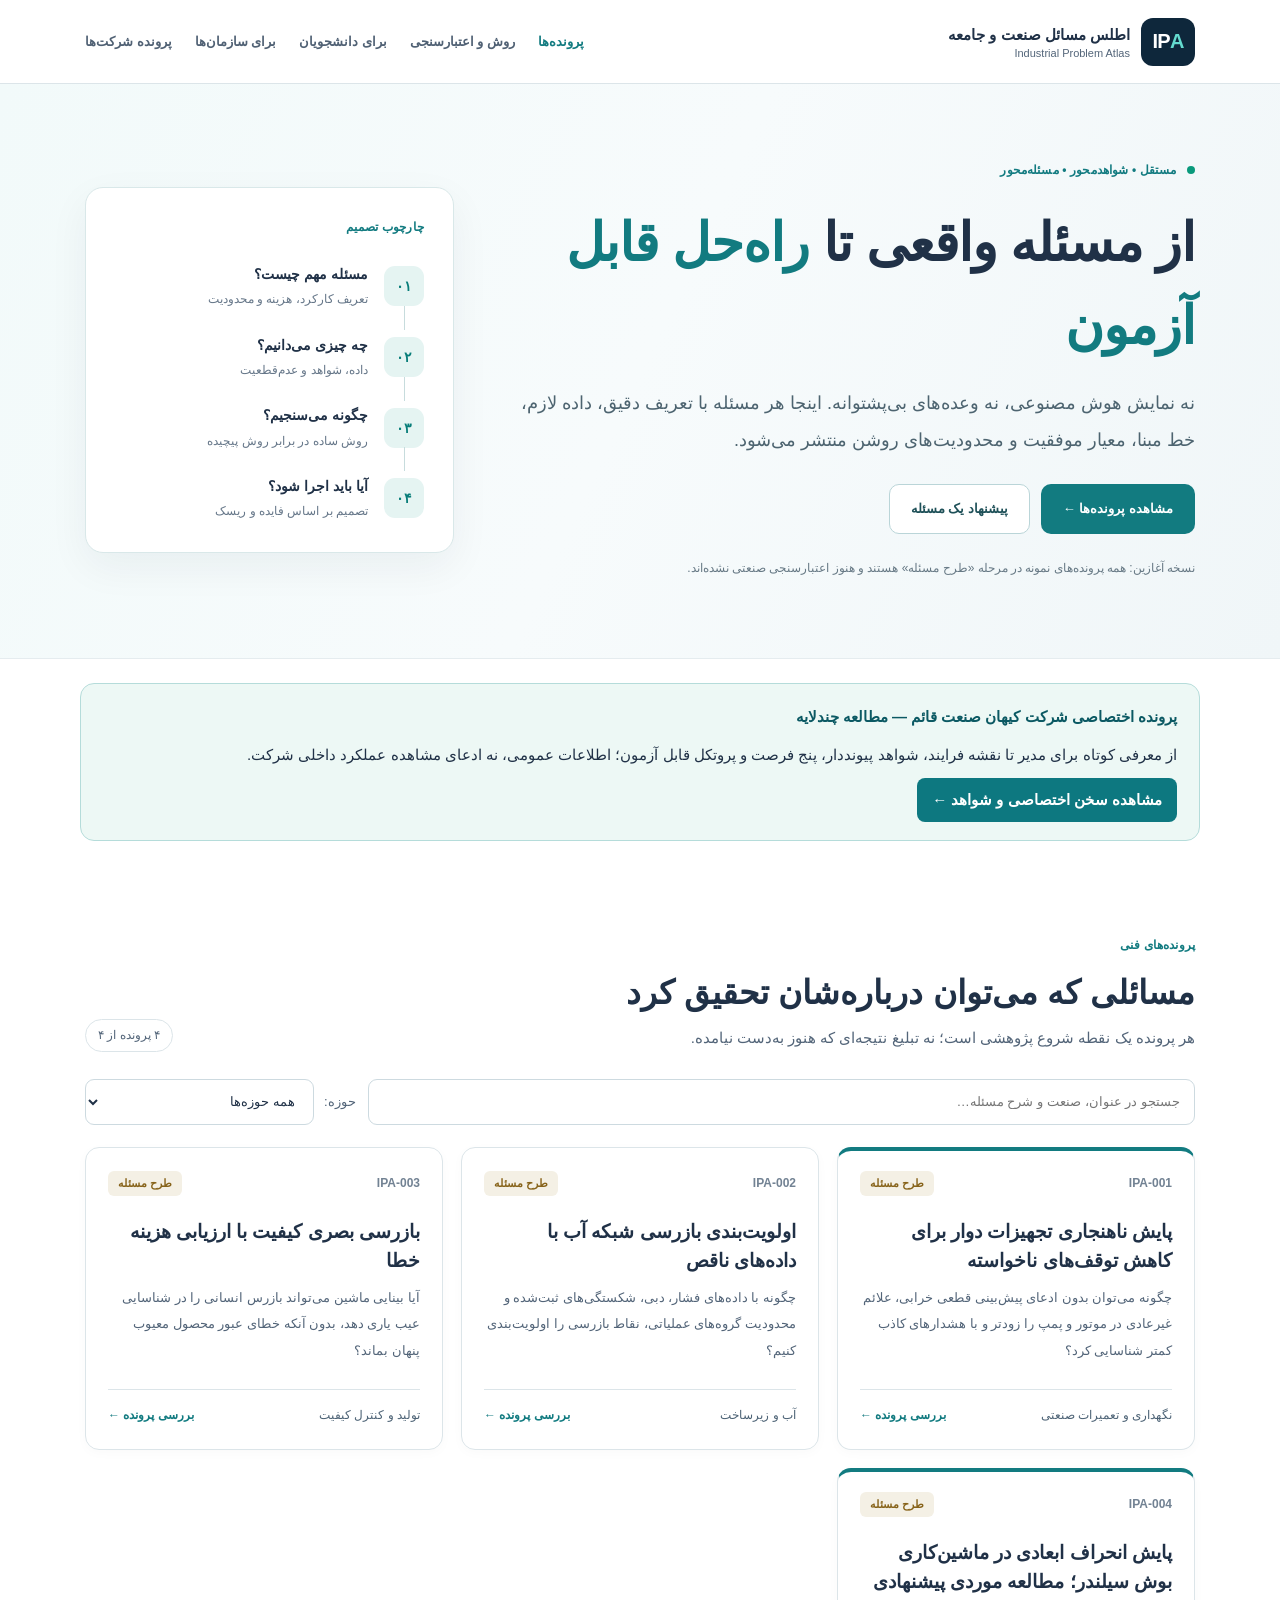
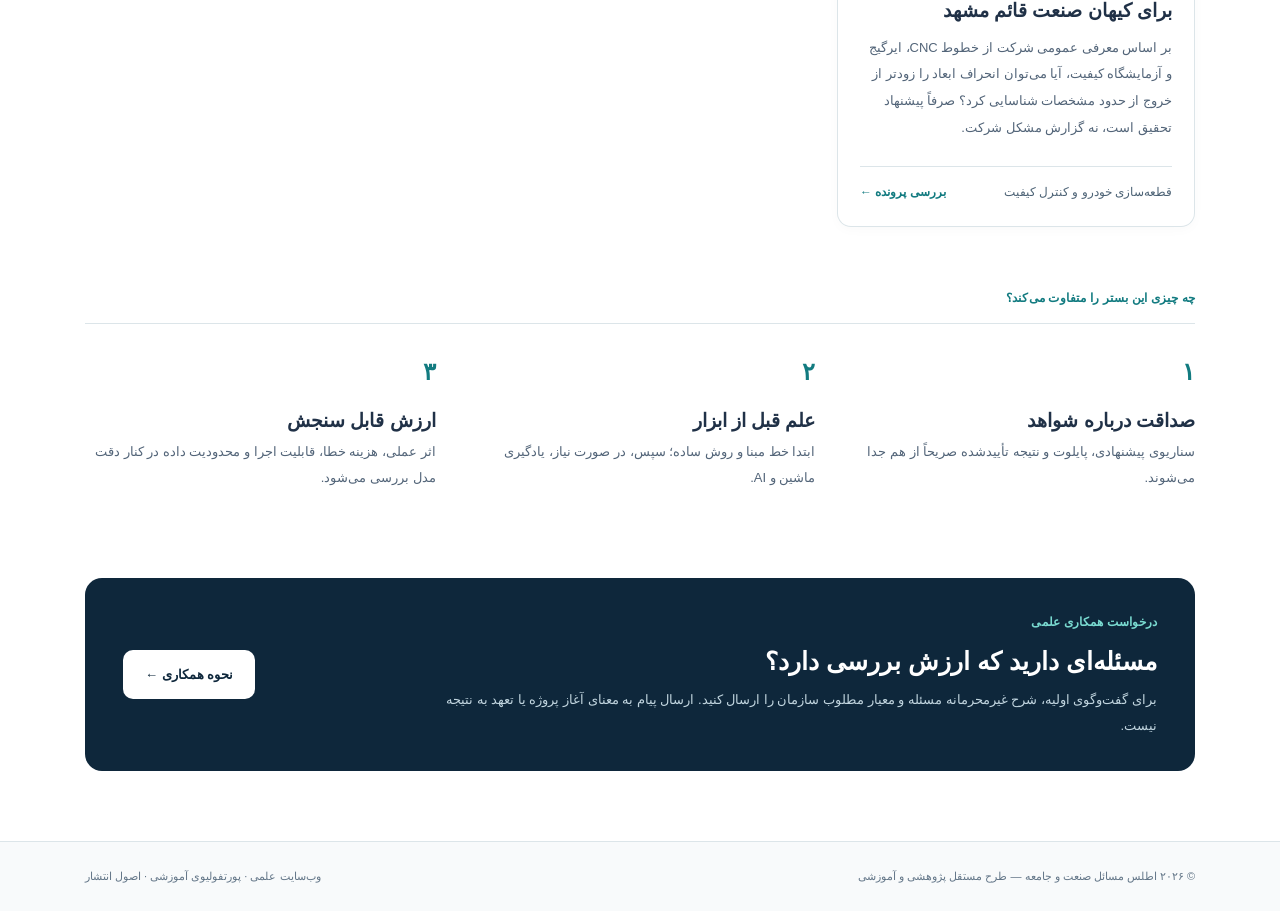
<file: index.html>
<!doctype html>
<html lang="fa" dir="rtl">
<head>
  <meta charset="utf-8"><meta name="viewport" content="width=device-width, initial-scale=1">
  <meta name="description" content="اطلس مستقل مسائل صنعتی؛ تعریف مسئله، فرضیه، داده موردنیاز، مقایسه روش‌ها و ارزیابی قابل تکرار با همکاری صنعت و دانشگاه.">
  <title>اطلس مسائل صنعت و جامعه | Industrial Problem Atlas</title>
  <link rel="stylesheet" href="assets/style.css">
</head>
<body data-page="home">
<a class="skip" href="#main">رفتن به محتوا</a>
<header class="site-header"><div class="shell nav-wrap">
  <a class="brand" href="./"><span class="brand-mark">IP<span>A</span></span><span><b>اطلس مسائل صنعت و جامعه</b><small>Industrial Problem Atlas</small></span></a>
  <nav aria-label="ناوبری اصلی"><a class="active" href="./">پرونده‌ها</a><a href="methodology.html">روش و اعتبارسنجی</a><a href="students.html">برای دانشجویان</a><a href="organizations.html">برای سازمان‌ها</a><a href="companies/">پرونده شرکت‌ها</a></nav>
</div></header>
<main id="main">
<section class="hero"><div class="shell hero-inner"><div>
  <div class="eyebrow"><span class="dot"></span> مستقل • شواهد‌محور • مسئله‌محور</div>
  <h1>از مسئله واقعی تا <em>راه‌حل قابل آزمون</em></h1>
  <p class="hero-lead">نه نمایش هوش مصنوعی، نه وعده‌های بی‌پشتوانه. اینجا هر مسئله با تعریف دقیق، داده لازم، خط مبنا، معیار موفقیت و محدودیت‌های روشن منتشر می‌شود.</p>
  <div class="hero-actions"><a class="btn primary" href="#problems">مشاهده پرونده‌ها ←</a><a class="btn ghost" href="organizations.html">پیشنهاد یک مسئله</a></div>
  <p class="hero-note">نسخه آغازین: همه پرونده‌های نمونه در مرحله «طرح مسئله» هستند و هنوز اعتبارسنجی صنعتی نشده‌اند.</p>
</div><aside class="hero-panel" aria-label="رویکرد کاری">
  <span class="overline">چارچوب تصمیم</span>
  <div class="process-step"><span>۰۱</span><div><b>مسئله مهم چیست؟</b><small>تعریف کارکرد، هزینه و محدودیت</small></div></div>
  <div class="process-step"><span>۰۲</span><div><b>چه چیزی می‌دانیم؟</b><small>داده، شواهد و عدم‌قطعیت</small></div></div>
  <div class="process-step"><span>۰۳</span><div><b>چگونه می‌سنجیم؟</b><small>روش ساده در برابر روش پیچیده</small></div></div>
  <div class="process-step"><span>۰۴</span><div><b>آیا باید اجرا شود؟</b><small>تصمیم بر اساس فایده و ریسک</small></div></div>
</aside></div></section>

<section data-ipa-briefing-v1="ksg" style="max-width:1120px;margin:24px auto;padding:18px 22px;border:1px solid #b5dcda;background:#edf8f5;border-radius:14px;line-height:2"><strong style="color:#0b5963">پرونده اختصاصی شرکت کیهان صنعت قائم — مطالعه چندلایه</strong><p style="margin:8px 0">از معرفی کوتاه برای مدیر تا نقشه فرایند، شواهد پیونددار، پنج فرصت و پروتکل قابل آزمون؛ اطلاعات عمومی، نه ادعای مشاهده عملکرد داخلی شرکت.</p><a href="companies/keyhan-sanat-ghaem/briefing/" style="display:inline-block;border-radius:8px;padding:7px 15px;background:#0d7880;color:white;text-decoration:none;font-weight:bold">مشاهده سخن اختصاصی و شواهد ←</a></section>
<section id="problems" class="shell section"><div class="section-heading"><div><div class="overline">پرونده‌های فنی</div><h2>مسائلی که می‌توان درباره‌شان تحقیق کرد</h2><p>هر پرونده یک نقطه شروع پژوهشی است؛ نه تبلیغ نتیجه‌ای که هنوز به‌دست نیامده.</p></div><span id="total-count" class="count">در حال بارگذاری…</span></div>
 <div class="filters"><label class="search-wrap"><span class="sr-only">جستجوی پرونده</span><input id="search-input" type="search" placeholder="جستجو در عنوان، صنعت و شرح مسئله…"></label><label class="filter-wrap">حوزه: <select id="sector-select"><option value="">همه حوزه‌ها</option></select></label></div>
 <div id="problem-list" class="problem-grid" aria-live="polite"><div class="notice">پرونده‌ها در حال بارگذاری هستند. برای باز کردن محلی سایت، از RUN_LOCAL.cmd استفاده کنید.</div></div>
</section>
<section class="shell principles-section"><div class="overline">چه چیزی این بستر را متفاوت می‌کند؟</div><div class="principles"><article><span>۱</span><h3>صداقت درباره شواهد</h3><p>سناریوی پیشنهادی، پایلوت و نتیجه تأییدشده صریحاً از هم جدا می‌شوند.</p></article><article><span>۲</span><h3>علم قبل از ابزار</h3><p>ابتدا خط مبنا و روش ساده؛ سپس، در صورت نیاز، یادگیری ماشین و AI.</p></article><article><span>۳</span><h3>ارزش قابل سنجش</h3><p>اثر عملی، هزینه خطا، قابلیت اجرا و محدودیت داده در کنار دقت مدل بررسی می‌شود.</p></article></div></section>
<section class="shell close-cta"><div><div class="overline">درخواست همکاری علمی</div><h2>مسئله‌ای دارید که ارزش بررسی دارد؟</h2><p>برای گفت‌وگوی اولیه، شرح غیرمحرمانه مسئله و معیار مطلوب سازمان را ارسال کنید. ارسال پیام به معنای آغاز پروژه یا تعهد به نتیجه نیست.</p></div><a class="btn light" href="organizations.html">نحوه همکاری ←</a></section>
</main>
<footer class="footer"><div class="shell footer-inner"><span>© ۲۰۲۶ اطلس مسائل صنعت و جامعه — طرح مستقل پژوهشی و آموزشی</span><span><a href="https://h-sadoghi.github.io/">وب‌سایت علمی</a> · <a href="https://hadisadoghiyazdi1971.github.io/">پورتفولیوی آموزشی</a> · <a href="methodology.html">اصول انتشار</a></span></div></footer>
<script defer src="assets/app.js"></script>
</body></html>
</file>
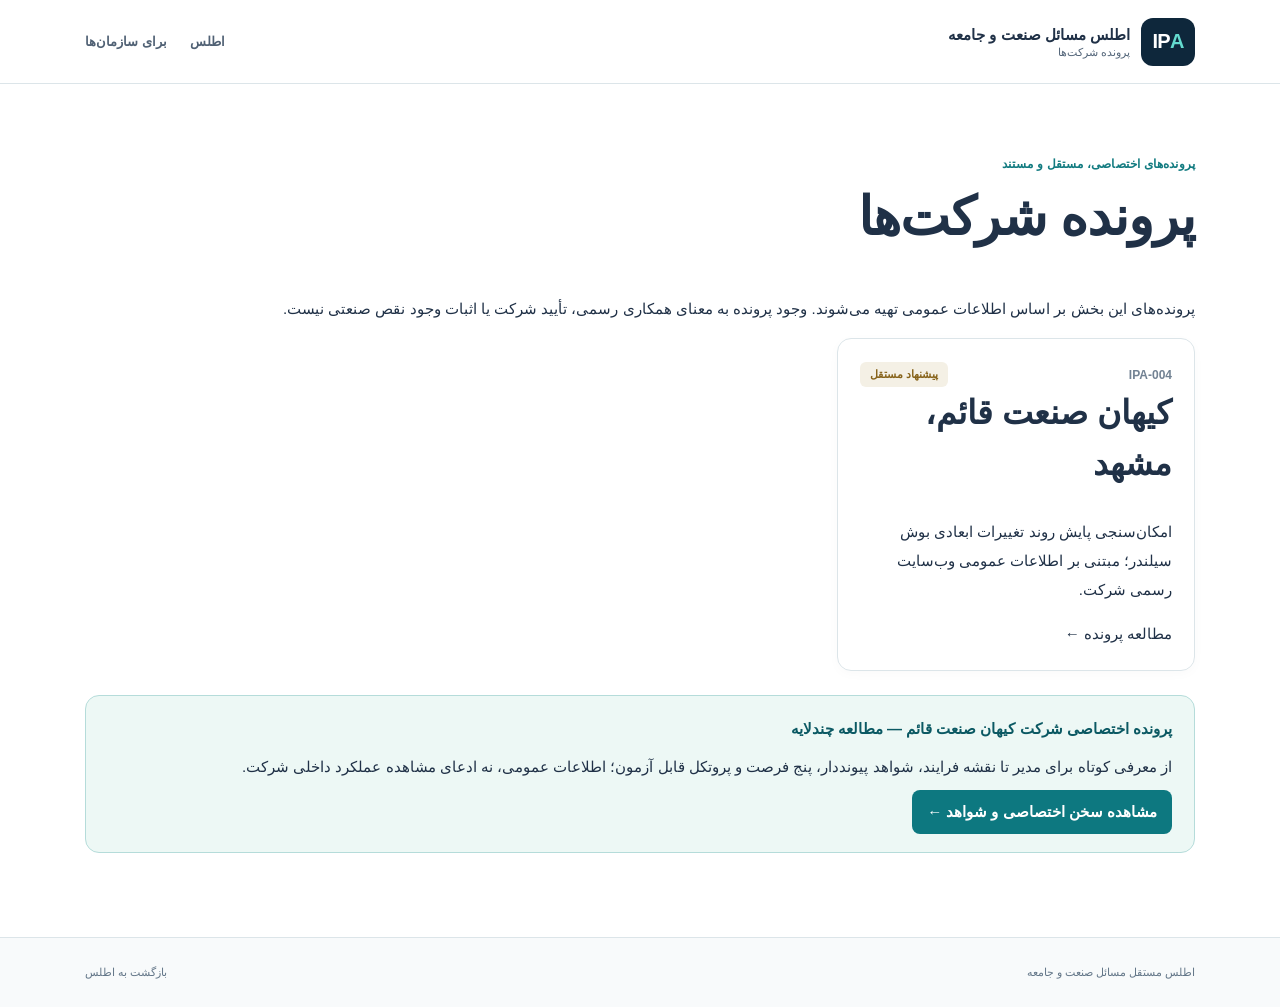
<file: companies/index.html>
<!doctype html><html lang="fa" dir="rtl"><head><meta charset="utf-8">
<meta name="viewport" content="width=device-width, initial-scale=1">
<title>پرونده شرکت‌ها | اطلس مسائل صنعت و جامعه</title><link rel="stylesheet" href="../assets/style.css"></head>
<body><header class="site-header"><div class="shell nav-wrap"><a class="brand" href="../"><span class="brand-mark">IP<span>A</span></span><span><b>اطلس مسائل صنعت و جامعه</b><small>پرونده شرکت‌ها</small></span></a><nav><a href="../">اطلس</a><a href="../organizations.html">برای سازمان‌ها</a></nav></div></header>
<main class="shell section"><div class="overline">پرونده‌های اختصاصی، مستقل و مستند</div><h1>پرونده شرکت‌ها</h1>
<p>پرونده‌های این بخش بر اساس اطلاعات عمومی تهیه می‌شوند. وجود پرونده به معنای همکاری رسمی، تأیید شرکت یا اثبات وجود نقص صنعتی نیست.</p>
<div class="problem-grid"><article class="problem-card"><div class="card-top"><span class="id-label">IPA-004</span><span class="status-pill status-concept">پیشنهاد مستقل</span></div>
<h2><a href="keyhan-sanat-ghaem/">کیهان صنعت قائم، مشهد</a></h2><p>امکان‌سنجی پایش روند تغییرات ابعادی بوش سیلندر؛ مبتنی بر اطلاعات عمومی وب‌سایت رسمی شرکت.</p>
<a href="keyhan-sanat-ghaem/">مطالعه پرونده ←</a></article></div>
<section data-ipa-briefing-v1="ksg" style="max-width:1120px;margin:24px auto;padding:18px 22px;border:1px solid #b5dcda;background:#edf8f5;border-radius:14px;line-height:2"><strong style="color:#0b5963">پرونده اختصاصی شرکت کیهان صنعت قائم — مطالعه چندلایه</strong><p style="margin:8px 0">از معرفی کوتاه برای مدیر تا نقشه فرایند، شواهد پیونددار، پنج فرصت و پروتکل قابل آزمون؛ اطلاعات عمومی، نه ادعای مشاهده عملکرد داخلی شرکت.</p><a href="keyhan-sanat-ghaem/briefing/" style="display:inline-block;border-radius:8px;padding:7px 15px;background:#0d7880;color:white;text-decoration:none;font-weight:bold">مشاهده سخن اختصاصی و شواهد ←</a></section>
</main>
<footer class="footer"><div class="shell footer-inner"><span>اطلس مستقل مسائل صنعت و جامعه</span><a href="../">بازگشت به اطلس</a></div></footer></body></html>
</file>
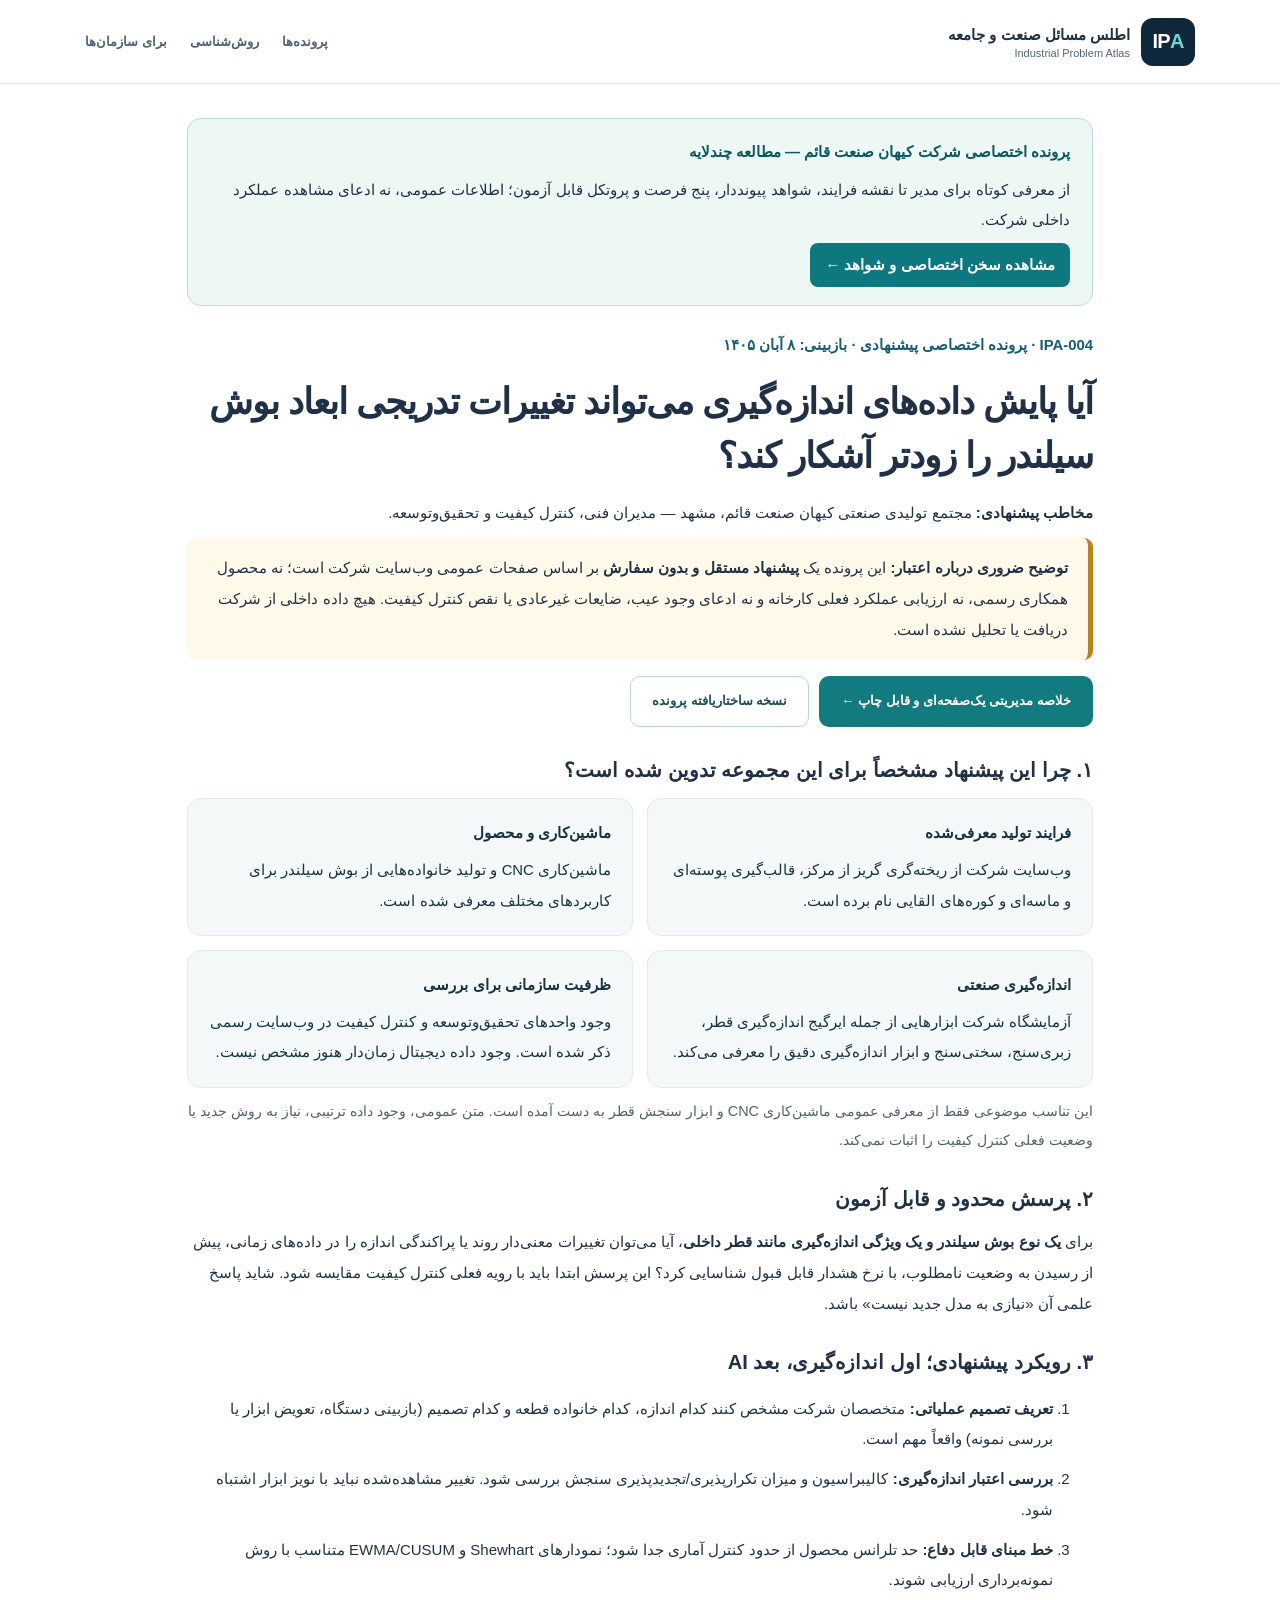
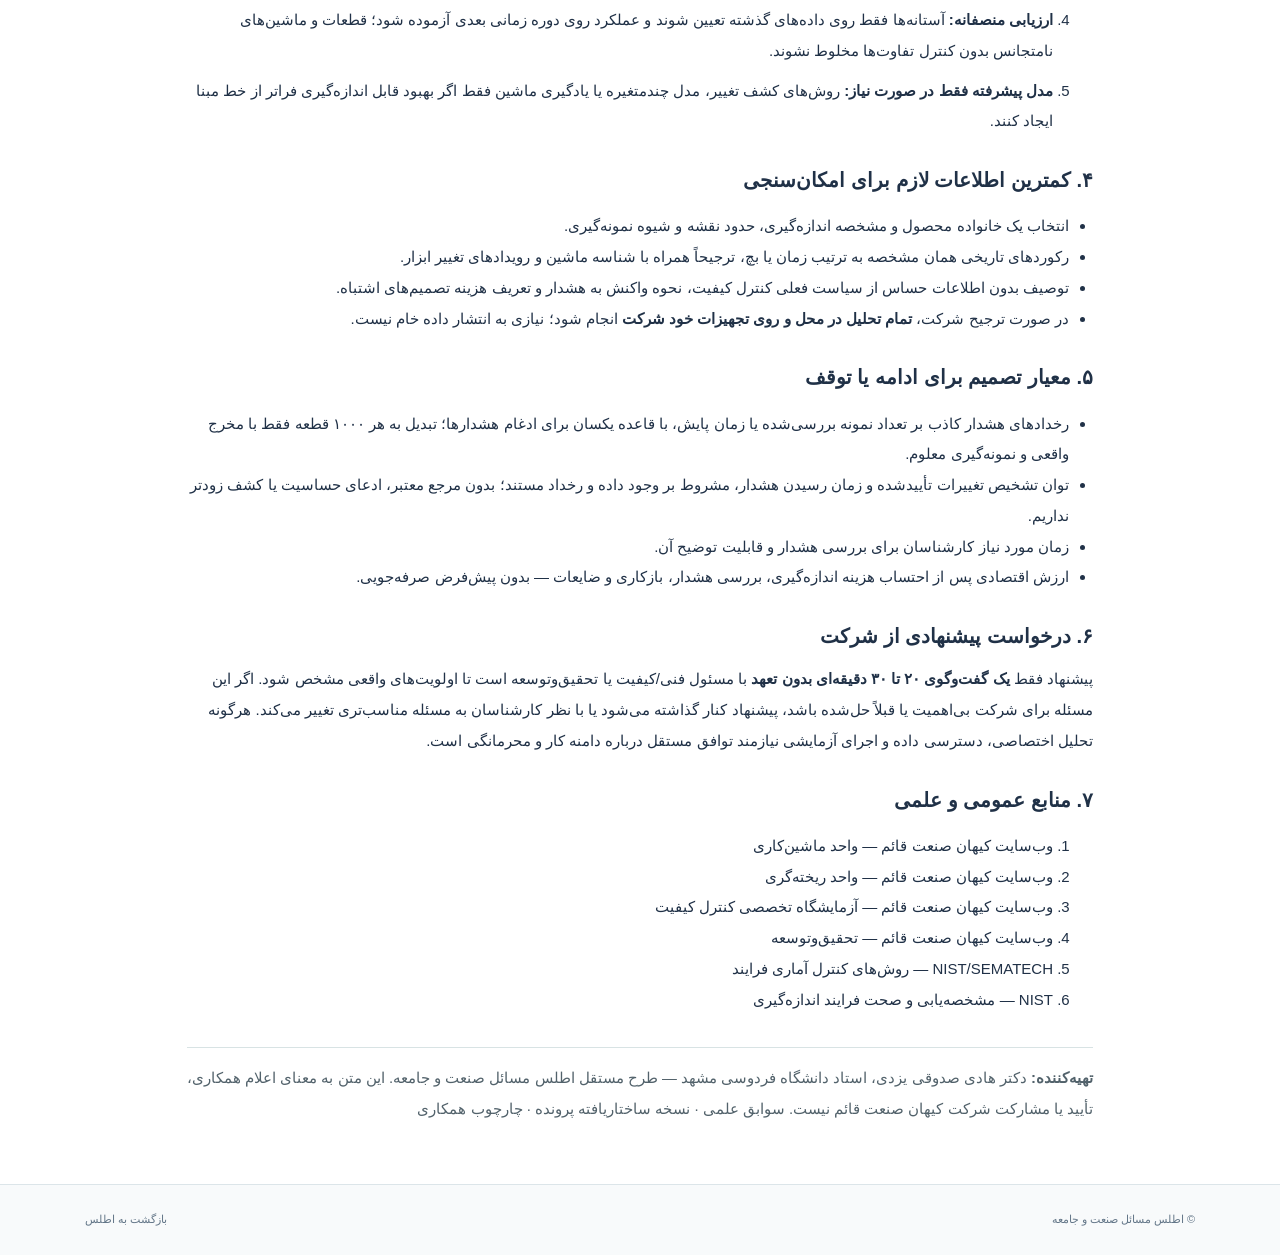
<file: companies/keyhan-sanat-ghaem/index.html>
<!doctype html>
<html lang="fa" dir="rtl"><head><meta charset="utf-8"><meta name="viewport" content="width=device-width, initial-scale=1">
<title>پیشنهاد بررسی فرصت بهبود کنترل کیفیت | کیهان صنعت قائم | اطلس</title>
<meta name="description" content="پرونده پیشنهادی و مستقل درباره بررسی پایش انحراف ابعادی در ماشین‌کاری بوش سیلندر؛ مبتنی بر اطلاعات عمومی شرکت کیهان صنعت قائم مشهد.">
<link rel="stylesheet" href="../../assets/style.css">
<style>
.case-wrap{max-width:950px;margin:34px auto 60px;padding:0 22px;line-height:2.05}
.case-wrap h1{font-size:clamp(1.5rem,3vw,2.25rem);line-height:1.5;margin:15px 0}
.case-wrap h2{font-size:1.26rem;margin:28px 0 12px}
.case-wrap p{margin:9px 0}.case-wrap ul{padding-right:24px;line-height:2.05}
.case-kicker{color:#165d75;font-weight:750;font-size:.93rem}
.case-grid{display:grid;grid-template-columns:repeat(2,minmax(0,1fr));gap:14px}
.case-box{background:#f4f8f8;color:#173344;padding:19px 21px;border-radius:14px;border:1px solid #e3eaeb}
.case-box strong{display:block;margin-bottom:6px}.case-box p{margin:0;font-size:.93rem}
.case-warning{border-right:5px solid #b9821d;background:#fff9e9;padding:15px 20px;border-radius:9px}
.case-steps li{margin:9px 0}.case-wrap a{overflow-wrap:anywhere}
.case-footer{font-size:.93rem;color:#52626b;border-top:1px solid #d8e3e4;margin-top:32px;padding-top:15px}
.case-evidence{font-size:.9rem;color:#52626b}.case-actions{display:flex;gap:10px;flex-wrap:wrap;margin:16px 0}
.case-wrap code{direction:ltr;unicode-bidi:embed}
@media(max-width:680px){.case-grid{grid-template-columns:1fr}}
@media print{header.site-header,footer.footer{display:none}.case-wrap{max-width:100%;margin:0;font-size:10pt}.case-grid{gap:9px}a{color:inherit}}
</style></head>
<body><a class="skip" href="#main">رفتن به محتوا</a>
<header class="site-header"><div class="shell nav-wrap"><a class="brand" href="../../"><span class="brand-mark">IP<span>A</span></span><span><b>اطلس مسائل صنعت و جامعه</b><small>Industrial Problem Atlas</small></span></a><nav aria-label="ناوبری"><a href="../../">پرونده‌ها</a><a href="../../methodology.html">روش‌شناسی</a><a href="../../organizations.html">برای سازمان‌ها</a></nav></div></header>
<main class="case-wrap" id="main">
<section data-ipa-briefing-v1="ksg" style="max-width:1120px;margin:24px auto;padding:18px 22px;border:1px solid #b5dcda;background:#edf8f5;border-radius:14px;line-height:2"><strong style="color:#0b5963">پرونده اختصاصی شرکت کیهان صنعت قائم — مطالعه چندلایه</strong><p style="margin:8px 0">از معرفی کوتاه برای مدیر تا نقشه فرایند، شواهد پیونددار، پنج فرصت و پروتکل قابل آزمون؛ اطلاعات عمومی، نه ادعای مشاهده عملکرد داخلی شرکت.</p><a href="briefing/" style="display:inline-block;border-radius:8px;padding:7px 15px;background:#0d7880;color:white;text-decoration:none;font-weight:bold">مشاهده سخن اختصاصی و شواهد ←</a></section>

<div class="case-kicker">IPA-004 · پرونده اختصاصی پیشنهادی · بازبینی: ۸ آبان ۱۴۰۵</div>
<h1>آیا پایش داده‌های اندازه‌گیری می‌تواند تغییرات تدریجی ابعاد بوش سیلندر را زودتر آشکار کند؟</h1>
<p><b>مخاطب پیشنهادی:</b> مجتمع تولیدی صنعتی کیهان صنعت قائم، مشهد — مدیران فنی، کنترل کیفیت و تحقیق‌وتوسعه.</p>
<div class="case-warning"><b>توضیح ضروری درباره اعتبار:</b> این پرونده یک <b>پیشنهاد مستقل و بدون سفارش</b> بر اساس صفحات عمومی وب‌سایت شرکت است؛ نه محصول همکاری رسمی، نه ارزیابی عملکرد فعلی کارخانه و نه ادعای وجود عیب، ضایعات غیرعادی یا نقص کنترل کیفیت. هیچ داده داخلی از شرکت دریافت یا تحلیل نشده است.</div>
<div class="case-actions"><a class="btn primary" href="management-brief.html">خلاصه مدیریتی یک‌صفحه‌ای و قابل چاپ ←</a><a class="btn ghost" href="../../problem.html?id=IPA-004">نسخه ساختاریافته پرونده</a></div>
<h2>۱. چرا این پیشنهاد مشخصاً برای این مجموعه تدوین شده است؟</h2>
<div class="case-grid"><div class="case-box"><strong>فرایند تولید معرفی‌شده</strong><p>وب‌سایت شرکت از ریخته‌گری گریز از مرکز، قالب‌گیری پوسته‌ای و ماسه‌ای و کوره‌های القایی نام برده است.</p></div><div class="case-box"><strong>ماشین‌کاری و محصول</strong><p>ماشین‌کاری CNC و تولید خانواده‌هایی از بوش سیلندر برای کاربردهای مختلف معرفی شده است.</p></div><div class="case-box"><strong>اندازه‌گیری صنعتی</strong><p>آزمایشگاه شرکت ابزارهایی از جمله ایرگیج اندازه‌گیری قطر، زبری‌سنج، سختی‌سنج و ابزار اندازه‌گیری دقیق را معرفی می‌کند.</p></div><div class="case-box"><strong>ظرفیت سازمانی برای بررسی</strong><p>وجود واحدهای تحقیق‌وتوسعه و کنترل کیفیت در وب‌سایت رسمی ذکر شده است. وجود داده دیجیتال زمان‌دار هنوز مشخص نیست.</p></div></div>
<p class="case-evidence">این تناسب موضوعی فقط از معرفی عمومی <a href="https://www.ksgco.com/units/machining/">ماشین‌کاری CNC</a> و <a href="https://www.ksgco.com/units/specialized-quality-control-laboratory/">ابزار سنجش قطر</a> به دست آمده است. متن عمومی، وجود داده ترتیبی، نیاز به روش جدید یا وضعیت فعلی کنترل کیفیت را اثبات نمی‌کند.</p>
<h2>۲. پرسش محدود و قابل آزمون</h2>
<p>برای <b>یک نوع بوش سیلندر و یک ویژگی اندازه‌گیری مانند قطر داخلی</b>، آیا می‌توان تغییرات معنی‌دار روند یا پراکندگی اندازه را در داده‌های زمانی، پیش از رسیدن به وضعیت نامطلوب، با نرخ هشدار قابل قبول شناسایی کرد؟ این پرسش ابتدا باید با رویه فعلی کنترل کیفیت مقایسه شود. شاید پاسخ علمی آن «نیازی به مدل جدید نیست» باشد.</p>
<h2>۳. رویکرد پیشنهادی؛ اول اندازه‌گیری، بعد AI</h2>
<ol class="case-steps"><li><b>تعریف تصمیم عملیاتی:</b> متخصصان شرکت مشخص کنند کدام اندازه، کدام خانواده قطعه و کدام تصمیم (بازبینی دستگاه، تعویض ابزار یا بررسی نمونه) واقعاً مهم است.</li>
<li><b>بررسی اعتبار اندازه‌گیری:</b> کالیبراسیون و میزان تکرارپذیری/تجدیدپذیری سنجش بررسی شود. تغییر مشاهده‌شده نباید با نویز ابزار اشتباه شود.</li>
<li><b>خط مبنای قابل دفاع:</b> حد تلرانس محصول از حدود کنترل آماری جدا شود؛ نمودارهای Shewhart و EWMA/CUSUM متناسب با روش نمونه‌برداری ارزیابی شوند.</li>
<li><b>ارزیابی منصفانه:</b> آستانه‌ها فقط روی داده‌های گذشته تعیین شوند و عملکرد روی دوره زمانی بعدی آزموده شود؛ قطعات و ماشین‌های نامتجانس بدون کنترل تفاوت‌ها مخلوط نشوند.</li>
<li><b>مدل پیشرفته فقط در صورت نیاز:</b> روش‌های کشف تغییر، مدل چندمتغیره یا یادگیری ماشین فقط اگر بهبود قابل اندازه‌گیری فراتر از خط مبنا ایجاد کنند.</li></ol>
<h2>۴. کمترین اطلاعات لازم برای امکان‌سنجی</h2>
<ul><li>انتخاب یک خانواده محصول و مشخصه اندازه‌گیری، حدود نقشه و شیوه نمونه‌گیری.</li><li>رکوردهای تاریخی همان مشخصه به ترتیب زمان یا بچ، ترجیحاً همراه با شناسه ماشین و رویدادهای تغییر ابزار.</li><li>توصیف بدون اطلاعات حساس از سیاست فعلی کنترل کیفیت، نحوه واکنش به هشدار و تعریف هزینه تصمیم‌های اشتباه.</li><li>در صورت ترجیح شرکت، <b>تمام تحلیل در محل و روی تجهیزات خود شرکت</b> انجام شود؛ نیازی به انتشار داده خام نیست.</li></ul>
<h2>۵. معیار تصمیم برای ادامه یا توقف</h2>
<ul><li>رخدادهای هشدار کاذب بر تعداد نمونه بررسی‌شده یا زمان پایش، با قاعده یکسان برای ادغام هشدارها؛ تبدیل به هر ۱۰۰۰ قطعه فقط با مخرج واقعی و نمونه‌گیری معلوم.</li><li>توان تشخیص تغییرات تأییدشده و زمان رسیدن هشدار، مشروط بر وجود داده و رخداد مستند؛ بدون مرجع معتبر، ادعای حساسیت یا کشف زودتر نداریم.</li><li>زمان مورد نیاز کارشناسان برای بررسی هشدار و قابلیت توضیح آن.</li><li>ارزش اقتصادی پس از احتساب هزینه اندازه‌گیری، بررسی هشدار، بازکاری و ضایعات — بدون پیش‌فرض صرفه‌جویی.</li></ul>
<h2>۶. درخواست پیشنهادی از شرکت</h2>
<p>پیشنهاد فقط <b>یک گفت‌وگوی ۲۰ تا ۳۰ دقیقه‌ای بدون تعهد</b> با مسئول فنی/کیفیت یا تحقیق‌وتوسعه است تا اولویت‌های واقعی مشخص شود. اگر این مسئله برای شرکت بی‌اهمیت یا قبلاً حل‌شده باشد، پیشنهاد کنار گذاشته می‌شود یا با نظر کارشناسان به مسئله مناسب‌تری تغییر می‌کند. هرگونه تحلیل اختصاصی، دسترسی داده و اجرای آزمایشی نیازمند توافق مستقل درباره دامنه کار و محرمانگی است.</p>
<h2>۷. منابع عمومی و علمی</h2>
<ol><li><a href="https://www.ksgco.com/units/machining/" target="_blank" rel="noopener noreferrer">وب‌سایت کیهان صنعت قائم — واحد ماشین‌کاری</a></li>
<li><a href="https://www.ksgco.com/units/casting/" target="_blank" rel="noopener noreferrer">وب‌سایت کیهان صنعت قائم — واحد ریخته‌گری</a></li>
<li><a href="https://www.ksgco.com/units/specialized-quality-control-laboratory/" target="_blank" rel="noopener noreferrer">وب‌سایت کیهان صنعت قائم — آزمایشگاه تخصصی کنترل کیفیت</a></li>
<li><a href="https://www.ksgco.com/units/rd/" target="_blank" rel="noopener noreferrer">وب‌سایت کیهان صنعت قائم — تحقیق‌وتوسعه</a></li>
<li><a href="https://www.itl.nist.gov/div898/handbook/pmc/section1/pmc12.htm" target="_blank" rel="noopener noreferrer">NIST/SEMATECH — روش‌های کنترل آماری فرایند</a></li>
<li><a href="https://www.nist.gov/publications/nistsematech-engineering-statistics-handbook-chapter-2-measurement-process" target="_blank" rel="noopener noreferrer">NIST — مشخصه‌یابی و صحت فرایند اندازه‌گیری</a></li></ol>
<div class="case-footer"><b>تهیه‌کننده:</b> دکتر هادی صدوقی یزدی، استاد دانشگاه فردوسی مشهد — طرح مستقل اطلس مسائل صنعت و جامعه. این متن به معنای اعلام همکاری، تأیید یا مشارکت شرکت کیهان صنعت قائم نیست. <a href="https://h-sadoghi.github.io/">سوابق علمی</a> · <a href="../../problem.html?id=IPA-004">نسخه ساختاریافته پرونده</a> · <a href="../../organizations.html">چارچوب همکاری</a></div>
</main><footer class="footer"><div class="shell footer-inner"><span>© اطلس مسائل صنعت و جامعه</span><span><a href="../../">بازگشت به اطلس</a></span></div></footer>
</body></html>
</file>
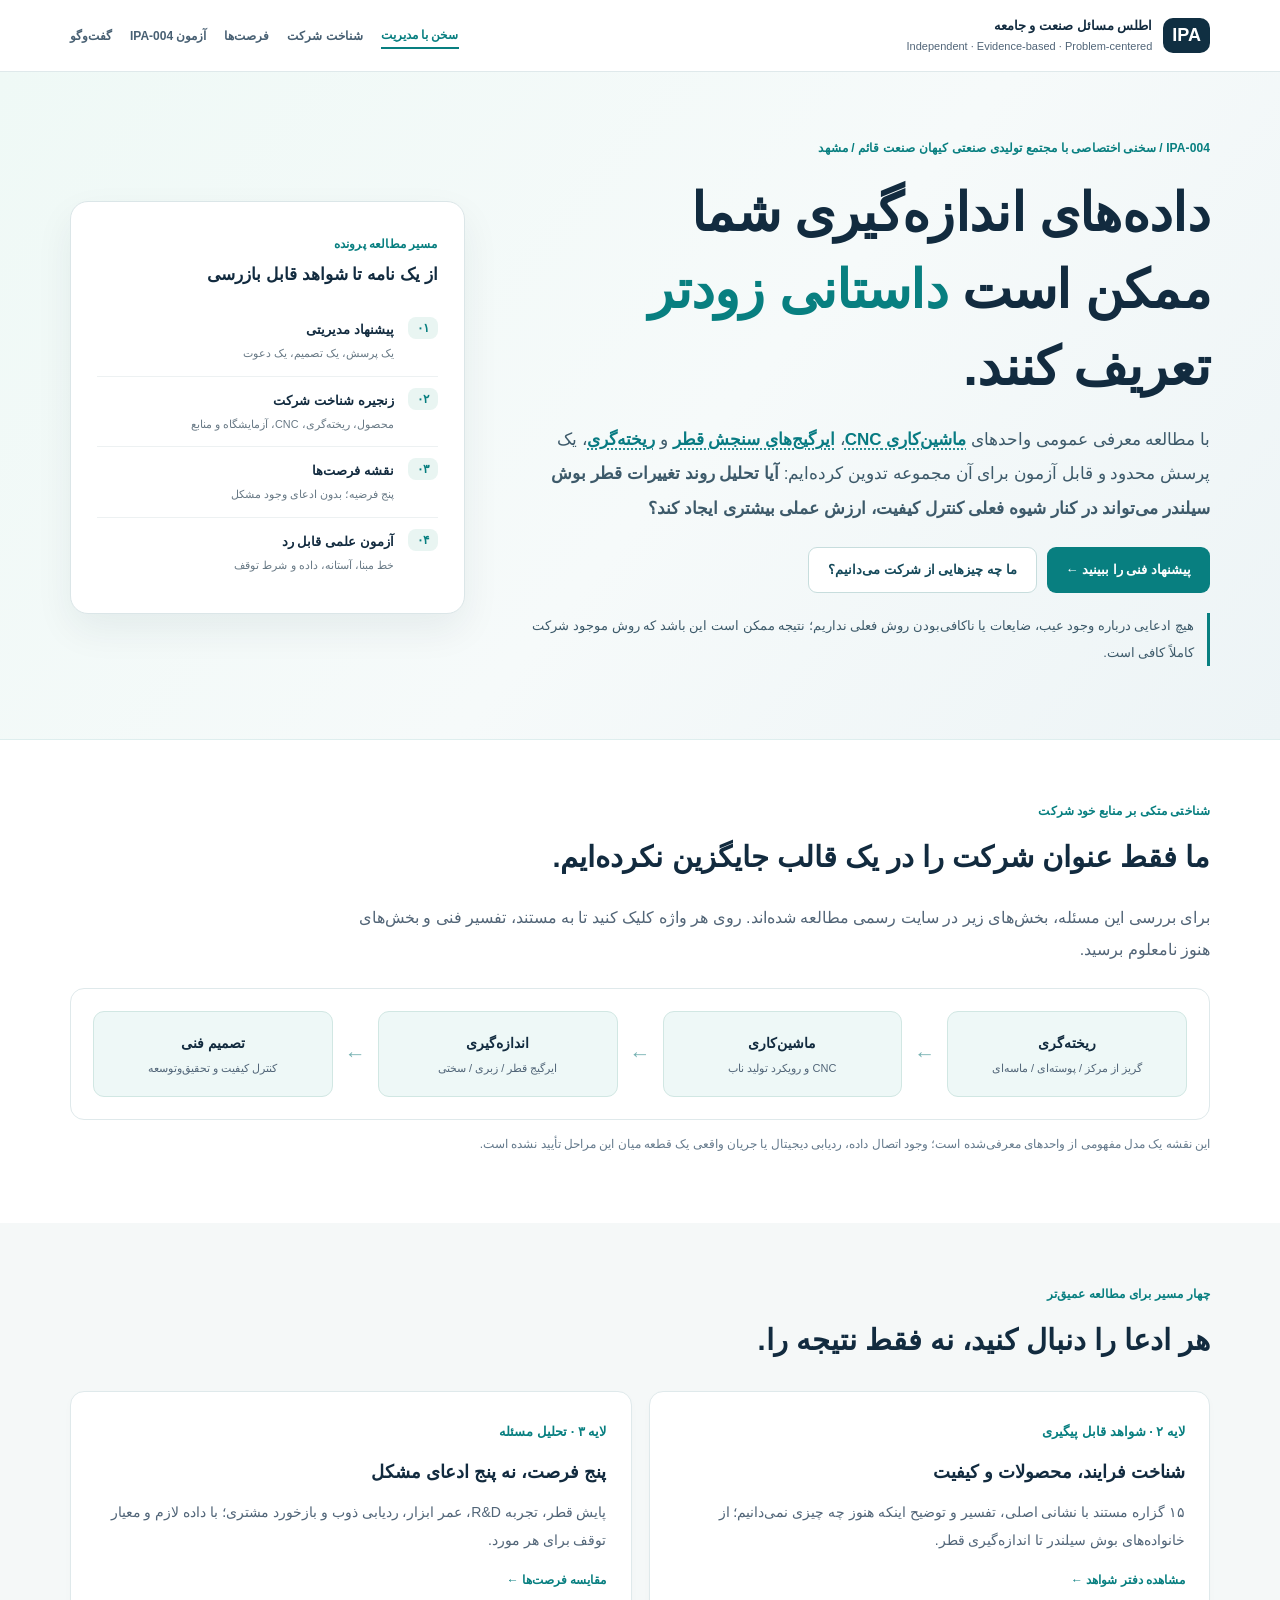
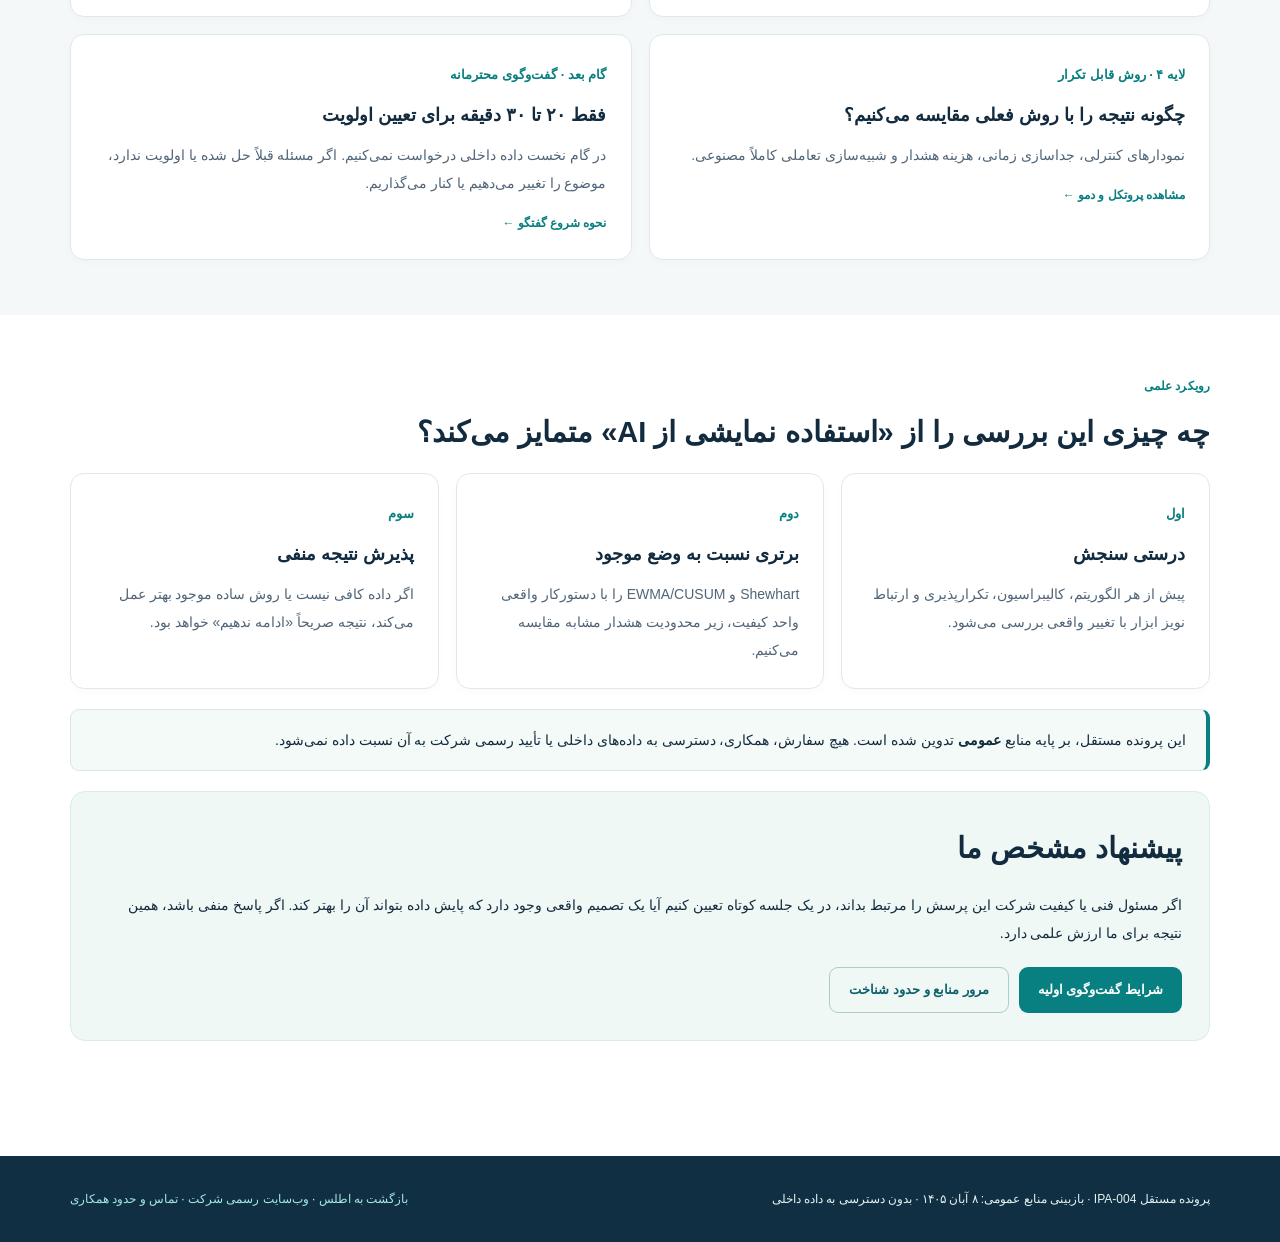
<file: companies/keyhan-sanat-ghaem/briefing/index.html>
<!doctype html><html lang="fa" dir="rtl"><head><meta charset="utf-8"><meta name="viewport" content="width=device-width,initial-scale=1"><meta name="description" content="پیشنهاد علمی مستند و چندلایه برای پایش داده‌های اندازه‌گیری بوش سیلندر، مبتنی بر اطلاعات عمومی رسمی شرکت"><title>سخنی اختصاصی برای مدیریت کیهان صنعت قائم | اطلس مسائل صنعت و جامعه</title><link rel="stylesheet" href="assets/briefing.css"><link rel="canonical" href="https://hadisadoghiyazdi1971.github.io/industrial-problem-atlas/companies/keyhan-sanat-ghaem/briefing/index.html"></head><body><a class="skip" href="#main">رفتن به متن اصلی</a><header class="masthead"><div class="wrap"><a class="brand" href="../../../"><span class="symbol">IPA</span><span><b>اطلس مسائل صنعت و جامعه</b><small>Independent · Evidence-based · Problem-centered</small></span></a><nav aria-label="بخش‌های پرونده"><a href="index.html" aria-current="page">سخن با مدیریت</a><a href="evidence.html" >شناخت شرکت</a><a href="opportunities.html" >فرصت‌ها</a><a href="pilot.html" >آزمون IPA-004</a><a href="collaboration.html" >گفت‌وگو</a></nav></div></header><main id="main">
<section class="hero"><div class="wrap hero-grid"><div><div class="eyebrow">IPA-004 / سخنی اختصاصی با مجتمع تولیدی صنعتی کیهان صنعت قائم / مشهد</div><h1>داده‌های اندازه‌گیری شما<br>ممکن است <em>داستانی زودتر</em> تعریف کنند.</h1><p>با مطالعه معرفی عمومی واحدهای <a class="inline-ref" href="evidence.html#P03">ماشین‌کاری CNC</a>، <a class="inline-ref" href="evidence.html#P06">ایرگیج‌های سنجش قطر</a> و <a class="inline-ref" href="evidence.html#P02">ریخته‌گری</a>، یک پرسش محدود و قابل آزمون برای آن مجموعه تدوین کرده‌ایم: <b>آیا تحلیل روند تغییرات قطر بوش سیلندر می‌تواند در کنار شیوه فعلی کنترل کیفیت، ارزش عملی بیشتری ایجاد کند؟</b></p><div class="actions"><a class="action" href="pilot.html">پیشنهاد فنی را ببینید ←</a><a class="action alt" href="evidence.html">ما چه چیزهایی از شرکت می‌دانیم؟</a></div><p class="decision">هیچ ادعایی درباره وجود عیب، ضایعات یا ناکافی‌بودن روش فعلی نداریم؛ نتیجه ممکن است این باشد که روش موجود شرکت کاملاً کافی است.</p></div><aside class="hero-plate"><span class="eyebrow">مسیر مطالعه پرونده</span><h2>از یک نامه تا شواهد قابل بازرسی</h2><a class="trail-item" href="index.html"><span>۰۱</span><div><b>پیشنهاد مدیریتی</b><small>یک پرسش، یک تصمیم، یک دعوت</small></div></a><a class="trail-item" href="evidence.html"><span>۰۲</span><div><b>زنجیره شناخت شرکت</b><small>محصول، ریخته‌گری، CNC، آزمایشگاه و منابع</small></div></a><a class="trail-item" href="opportunities.html"><span>۰۳</span><div><b>نقشه فرصت‌ها</b><small>پنج فرضیه؛ بدون ادعای وجود مشکل</small></div></a><a class="trail-item" href="pilot.html"><span>۰۴</span><div><b>آزمون علمی قابل رد</b><small>خط مبنا، آستانه، داده و شرط توقف</small></div></a></aside></div></section>
<section class="section"><div class="wrap"><div class="section-title"><span class="eyebrow">شناختی متکی بر منابع خود شرکت</span><h2>ما فقط عنوان شرکت را در یک قالب جایگزین نکرده‌ایم.</h2><p class="lead">برای بررسی این مسئله، بخش‌های زیر در سایت رسمی مطالعه شده‌اند. روی هر واژه کلیک کنید تا به مستند، تفسیر فنی و بخش‌های هنوز نامعلوم برسید.</p></div><div class="diagram" aria-label="نقشه استنباطی زنجیره تولید؛ لزوماً جریان واقعی رهگیری دیجیتال شرکت نیست"><a class="step" href="evidence.html#P02"><b>ریخته‌گری</b><small>گریز از مرکز / پوسته‌ای / ماسه‌ای</small></a><span class="connector" aria-hidden="true">←</span><a class="step" href="evidence.html#P03"><b>ماشین‌کاری</b><small>CNC و رویکرد تولید ناب</small></a><span class="connector" aria-hidden="true">←</span><a class="step" href="evidence.html#P06"><b>اندازه‌گیری</b><small>ایرگیج قطر / زبری / سختی</small></a><span class="connector" aria-hidden="true">←</span><a class="step" href="evidence.html#P09"><b>تصمیم فنی</b><small>کنترل کیفیت و تحقیق‌وتوسعه</small></a></div><p class="note">این نقشه یک مدل مفهومی از واحدهای معرفی‌شده است؛ وجود اتصال داده، ردیابی دیجیتال یا جریان واقعی یک قطعه میان این مراحل تأیید نشده است.</p></div></section>
<section class="section soft"><div class="wrap"><div class="section-title"><span class="eyebrow">چهار مسیر برای مطالعه عمیق‌تر</span><h2>هر ادعا را دنبال کنید، نه فقط نتیجه را.</h2></div><div class="grid2"><a class="layer-link" href="evidence.html"><span class="no">لایه ۲ · شواهد قابل پیگیری</span><h3>شناخت فرایند، محصولات و کیفیت</h3><p>۱۵ گزاره مستند با نشانی اصلی، تفسیر و توضیح اینکه هنوز چه چیزی نمی‌دانیم؛ از خانواده‌های بوش سیلندر تا اندازه‌گیری قطر.</p><span class="goto">مشاهده دفتر شواهد ←</span></a><a class="layer-link" href="opportunities.html"><span class="no">لایه ۳ · تحلیل مسئله</span><h3>پنج فرصت، نه پنج ادعای مشکل</h3><p>پایش قطر، تجربه R&D، عمر ابزار، ردیابی ذوب و بازخورد مشتری؛ با داده لازم و معیار توقف برای هر مورد.</p><span class="goto">مقایسه فرصت‌ها ←</span></a><a class="layer-link" href="pilot.html"><span class="no">لایه ۴ · روش قابل تکرار</span><h3>چگونه نتیجه را با روش فعلی مقایسه می‌کنیم؟</h3><p>نمودارهای کنترلی، جداسازی زمانی، هزینه هشدار و شبیه‌سازی تعاملی کاملاً مصنوعی.</p><span class="goto">مشاهده پروتکل و دمو ←</span></a><a class="layer-link" href="collaboration.html"><span class="no">گام بعد · گفت‌وگوی محترمانه</span><h3>فقط ۲۰ تا ۳۰ دقیقه برای تعیین اولویت</h3><p>در گام نخست داده داخلی درخواست نمی‌کنیم. اگر مسئله قبلاً حل شده یا اولویت ندارد، موضوع را تغییر می‌دهیم یا کنار می‌گذاریم.</p><span class="goto">نحوه شروع گفتگو ←</span></a></div></div></section>
<section class="section"><div class="wrap"><span class="eyebrow">رویکرد علمی</span><h2>چه چیزی این بررسی را از «استفاده نمایشی از AI» متمایز می‌کند؟</h2><div class="grid3"><div class="layer-link"><span class="no">اول</span><h3>درستی سنجش</h3><p>پیش از هر الگوریتم، کالیبراسیون، تکرارپذیری و ارتباط نویز ابزار با تغییر واقعی بررسی می‌شود.</p></div><div class="layer-link"><span class="no">دوم</span><h3>برتری نسبت به وضع موجود</h3><p>Shewhart و EWMA/CUSUM را با دستورکار واقعی واحد کیفیت، زیر محدودیت هشدار مشابه مقایسه می‌کنیم.</p></div><div class="layer-link"><span class="no">سوم</span><h3>پذیرش نتیجه منفی</h3><p>اگر داده کافی نیست یا روش ساده موجود بهتر عمل می‌کند، نتیجه صریحاً «ادامه ندهیم» خواهد بود.</p></div></div><div class="callout">این پرونده مستقل، بر پایه منابع <b>عمومی</b> تدوین شده است. هیچ سفارش، همکاری، دسترسی به داده‌های داخلی یا تأیید رسمی شرکت به آن نسبت داده نمی‌شود.</div><div class="last"><h2>پیشنهاد مشخص ما</h2><p>اگر مسئول فنی یا کیفیت شرکت این پرسش را مرتبط بداند، در یک جلسه کوتاه تعیین کنیم آیا یک تصمیم واقعی وجود دارد که پایش داده بتواند آن را بهتر کند. اگر پاسخ منفی باشد، همین نتیجه برای ما ارزش علمی دارد.</p><div class="actions"><a class="action" href="collaboration.html">شرایط گفت‌وگوی اولیه</a><a class="action outline" href="evidence.html">مرور منابع و حدود شناخت</a></div></div></div></section>
</main><footer class="foot"><div class="wrap"><span>پرونده مستقل IPA-004 · بازبینی منابع عمومی: ۸ آبان ۱۴۰۵ · بدون دسترسی به داده داخلی</span><span><a href="../../../">بازگشت به اطلس</a> · <a href="https://www.ksgco.com/" target="_blank" rel="noopener noreferrer">وب‌سایت رسمی شرکت</a> · <a href="collaboration.html">تماس و حدود همکاری</a></span></div></footer><script src="assets/briefing.js" defer></script></body></html>
</file>
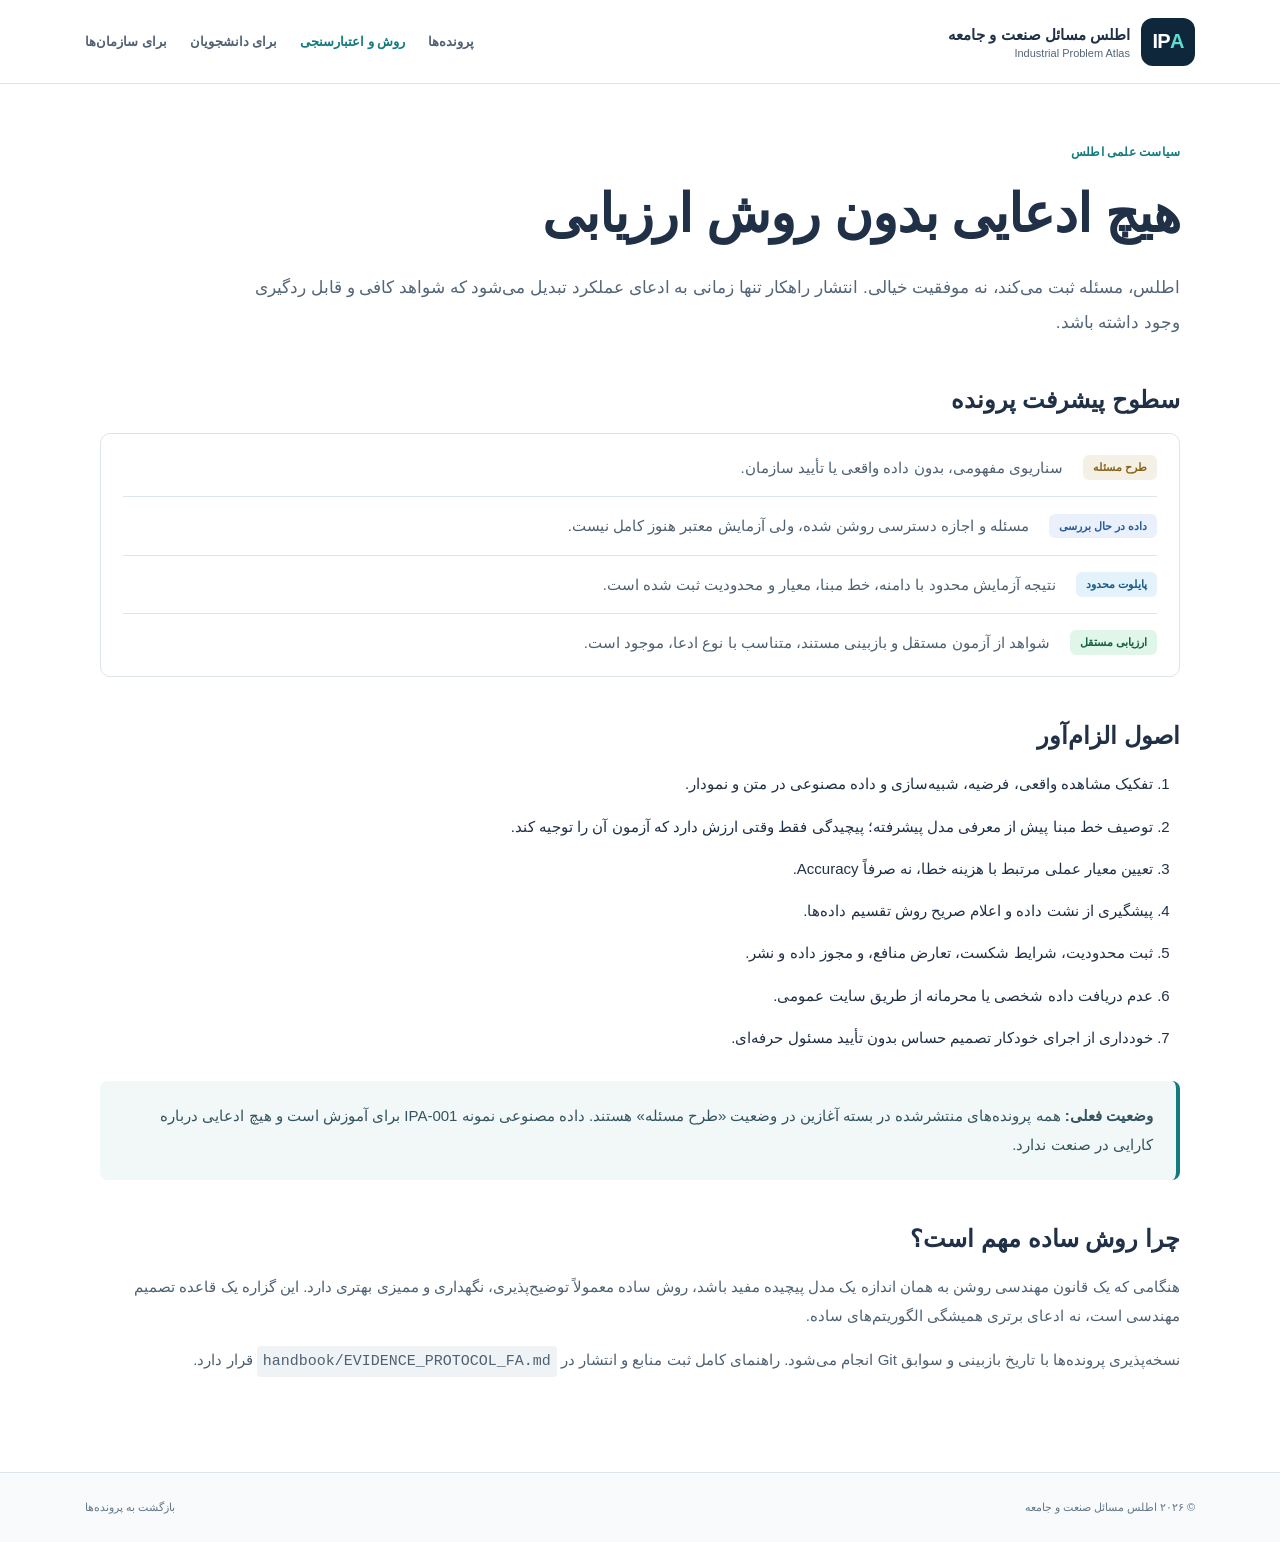
<file: methodology.html>
<!doctype html><html lang="fa" dir="rtl"><head><meta charset="utf-8"><meta name="viewport" content="width=device-width, initial-scale=1"><title>روش و اعتبارسنجی | اطلس مسائل صنعت و جامعه</title><link rel="stylesheet" href="assets/style.css"></head><body><header class="site-header"><div class="shell nav-wrap"><a class="brand" href="./"><span class="brand-mark">IP<span>A</span></span><span><b>اطلس مسائل صنعت و جامعه</b><small>Industrial Problem Atlas</small></span></a><nav><a href="./">پرونده‌ها</a><a class="active" href="methodology.html">روش و اعتبارسنجی</a><a href="students.html">برای دانشجویان</a><a href="organizations.html">برای سازمان‌ها</a></nav></div></header>
<main class="shell content-page"><div class="overline">سیاست علمی اطلس</div><h1>هیچ ادعایی بدون روش ارزیابی</h1><p class="intro">اطلس، مسئله ثبت می‌کند، نه موفقیت خیالی. انتشار راهکار تنها زمانی به ادعای عملکرد تبدیل می‌شود که شواهد کافی و قابل ردگیری وجود داشته باشد.</p>
<h2>سطوح پیشرفت پرونده</h2><div class="status-list"><div><span class="status-pill status-concept">طرح مسئله</span><p>سناریوی مفهومی، بدون داده واقعی یا تأیید سازمان.</p></div><div><span class="status-pill status-data">داده در حال بررسی</span><p>مسئله و اجازه دسترسی روشن شده، ولی آزمایش معتبر هنوز کامل نیست.</p></div><div><span class="status-pill status-pilot">پایلوت محدود</span><p>نتیجه آزمایش محدود با دامنه، خط مبنا، معیار و محدودیت ثبت شده است.</p></div><div><span class="status-pill status-validated">ارزیابی مستقل</span><p>شواهد از آزمون مستقل و بازبینی مستند، متناسب با نوع ادعا، موجود است.</p></div></div>
<h2>اصول الزام‌آور</h2><ol class="policy-list"><li>تفکیک مشاهده واقعی، فرضیه، شبیه‌سازی و داده مصنوعی در متن و نمودار.</li><li>توصیف خط مبنا پیش از معرفی مدل پیشرفته؛ پیچیدگی فقط وقتی ارزش دارد که آزمون آن را توجیه کند.</li><li>تعیین معیار عملی مرتبط با هزینه خطا، نه صرفاً Accuracy.</li><li>پیشگیری از نشت داده و اعلام صریح روش تقسیم داده‌ها.</li><li>ثبت محدودیت، شرایط شکست، تعارض منافع، و مجوز داده و نشر.</li><li>عدم دریافت داده شخصی یا محرمانه از طریق سایت عمومی.</li><li>خودداری از اجرای خودکار تصمیم حساس بدون تأیید مسئول حرفه‌ای.</li></ol>
<div class="note"><b>وضعیت فعلی:</b> همه پرونده‌های منتشرشده در بسته آغازین در وضعیت «طرح مسئله» هستند. داده مصنوعی نمونه IPA-001 برای آموزش است و هیچ ادعایی درباره کارایی در صنعت ندارد.</div>
<h2>چرا روش ساده مهم است؟</h2><p>هنگامی که یک قانون مهندسی روشن به همان اندازه یک مدل پیچیده مفید باشد، روش ساده معمولاً توضیح‌پذیری، نگهداری و ممیزی بهتری دارد. این گزاره یک قاعده تصمیم مهندسی است، نه ادعای برتری همیشگی الگوریتم‌های ساده.</p>
<p>نسخه‌پذیری پرونده‌ها با تاریخ بازبینی و سوابق Git انجام می‌شود. راهنمای کامل ثبت منابع و انتشار در <code>handbook/EVIDENCE_PROTOCOL_FA.md</code> قرار دارد.</p></main><footer class="footer"><div class="shell footer-inner"><span>© ۲۰۲۶ اطلس مسائل صنعت و جامعه</span><a href="./">بازگشت به پرونده‌ها</a></div></footer></body></html>
</file>
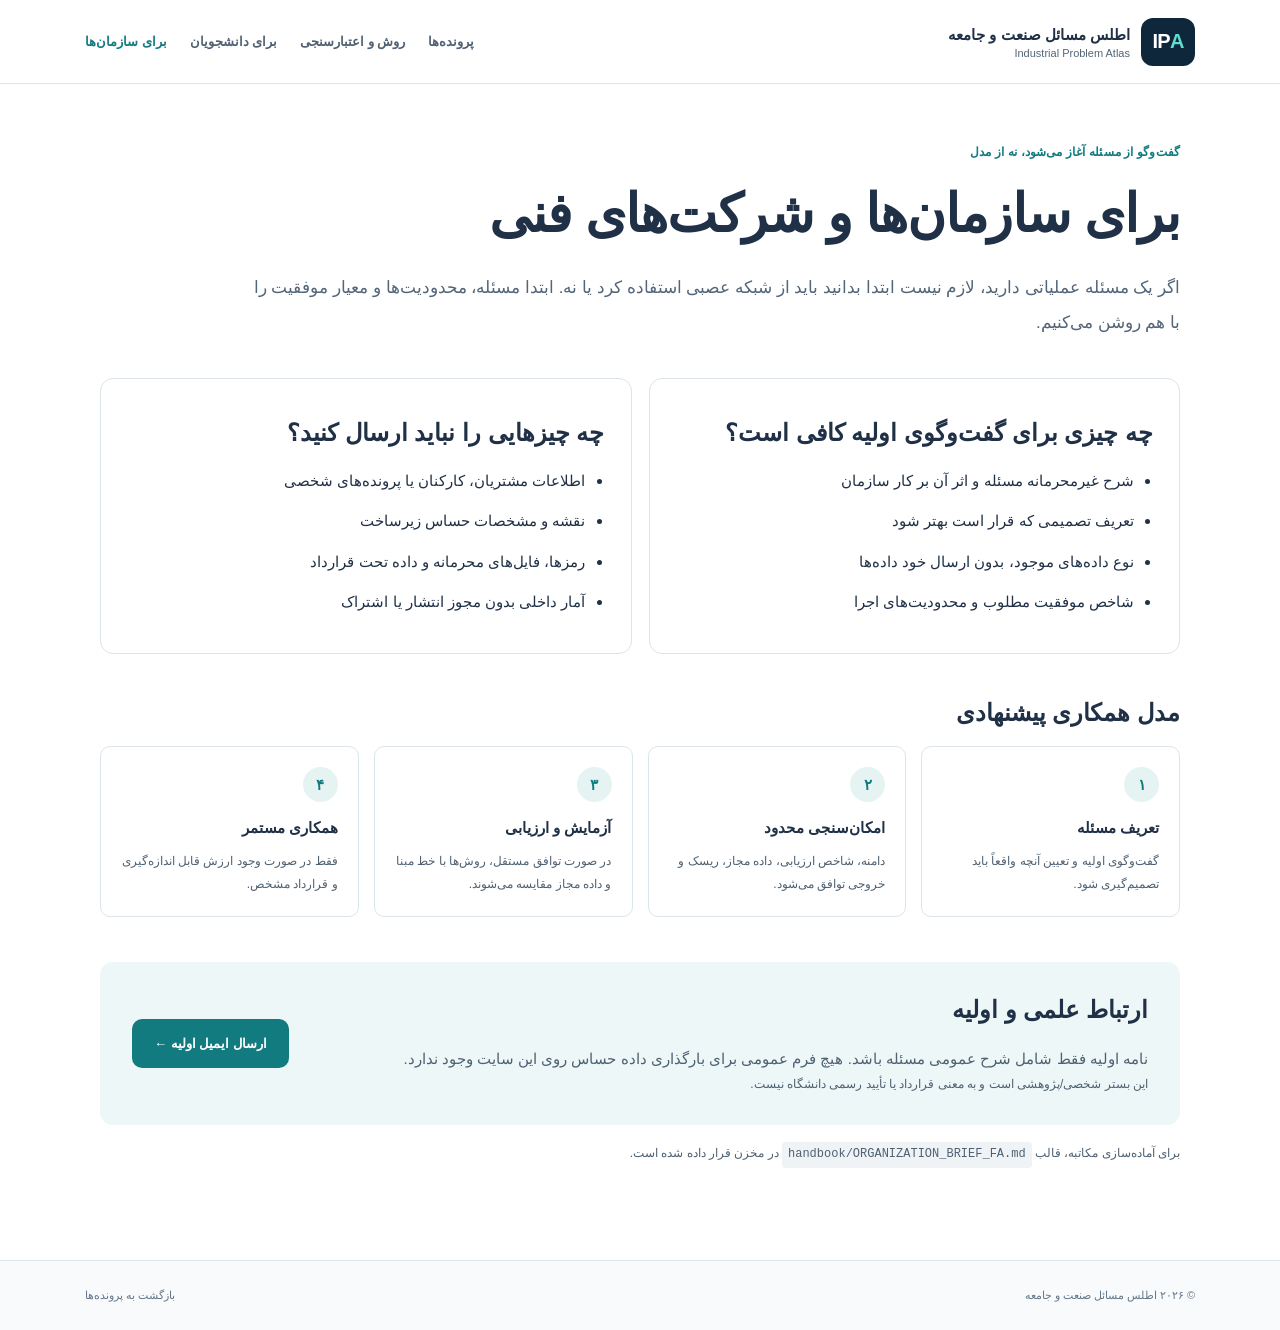
<file: organizations.html>
<!doctype html><html lang="fa" dir="rtl"><head><meta charset="utf-8"><meta name="viewport" content="width=device-width, initial-scale=1"><title>برای سازمان‌ها | اطلس مسائل صنعت و جامعه</title><link rel="stylesheet" href="assets/style.css"></head><body><header class="site-header"><div class="shell nav-wrap"><a class="brand" href="./"><span class="brand-mark">IP<span>A</span></span><span><b>اطلس مسائل صنعت و جامعه</b><small>Industrial Problem Atlas</small></span></a><nav><a href="./">پرونده‌ها</a><a href="methodology.html">روش و اعتبارسنجی</a><a href="students.html">برای دانشجویان</a><a class="active" href="organizations.html">برای سازمان‌ها</a></nav></div></header>
<main class="shell content-page"><div class="overline">گفت‌وگو از مسئله آغاز می‌شود، نه از مدل</div><h1>برای سازمان‌ها و شرکت‌های فنی</h1><p class="intro">اگر یک مسئله عملیاتی دارید، لازم نیست ابتدا بدانید باید از شبکه عصبی استفاده کرد یا نه. ابتدا مسئله، محدودیت‌ها و معیار موفقیت را با هم روشن می‌کنیم.</p>
<div class="two-cols"><section class="info-card"><h2>چه چیزی برای گفت‌وگوی اولیه کافی است؟</h2><ul class="tick-list"><li>شرح غیرمحرمانه مسئله و اثر آن بر کار سازمان</li><li>تعریف تصمیمی که قرار است بهتر شود</li><li>نوع داده‌های موجود، بدون ارسال خود داده‌ها</li><li>شاخص موفقیت مطلوب و محدودیت‌های اجرا</li></ul></section><section class="info-card"><h2>چه چیزهایی را نباید ارسال کنید؟</h2><ul class="tick-list"><li>اطلاعات مشتریان، کارکنان یا پرونده‌های شخصی</li><li>نقشه و مشخصات حساس زیرساخت</li><li>رمزها، فایل‌های محرمانه و داده تحت قرارداد</li><li>آمار داخلی بدون مجوز انتشار یا اشتراک</li></ul></section></div>
<h2>مدل همکاری پیشنهادی</h2><div class="steps"><div><span>۱</span><b>تعریف مسئله</b><p>گفت‌وگوی اولیه و تعیین آنچه واقعاً باید تصمیم‌گیری شود.</p></div><div><span>۲</span><b>امکان‌سنجی محدود</b><p>دامنه، شاخص ارزیابی، داده مجاز، ریسک و خروجی توافق می‌شود.</p></div><div><span>۳</span><b>آزمایش و ارزیابی</b><p>در صورت توافق مستقل، روش‌ها با خط مبنا و داده مجاز مقایسه می‌شوند.</p></div><div><span>۴</span><b>همکاری مستمر</b><p>فقط در صورت وجود ارزش قابل اندازه‌گیری و قرارداد مشخص.</p></div></div>
<div class="contact-panel"><div><h2>ارتباط علمی و اولیه</h2><p>نامه اولیه فقط شامل شرح عمومی مسئله باشد. هیچ فرم عمومی برای بارگذاری داده حساس روی این سایت وجود ندارد.</p><p class="subdued">این بستر شخصی/پژوهشی است و به معنی قرارداد یا تأیید رسمی دانشگاه نیست.</p></div><a class="btn primary" href="mailto:h.sadoghi@um.ac.ir?subject=Industrial%20Problem%20Atlas%20-%20Problem%20Inquiry">ارسال ایمیل اولیه ←</a></div>
<p class="subdued">برای آماده‌سازی مکاتبه، قالب <code>handbook/ORGANIZATION_BRIEF_FA.md</code> در مخزن قرار داده شده است.</p></main><footer class="footer"><div class="shell footer-inner"><span>© ۲۰۲۶ اطلس مسائل صنعت و جامعه</span><a href="./">بازگشت به پرونده‌ها</a></div></footer></body></html>
</file>
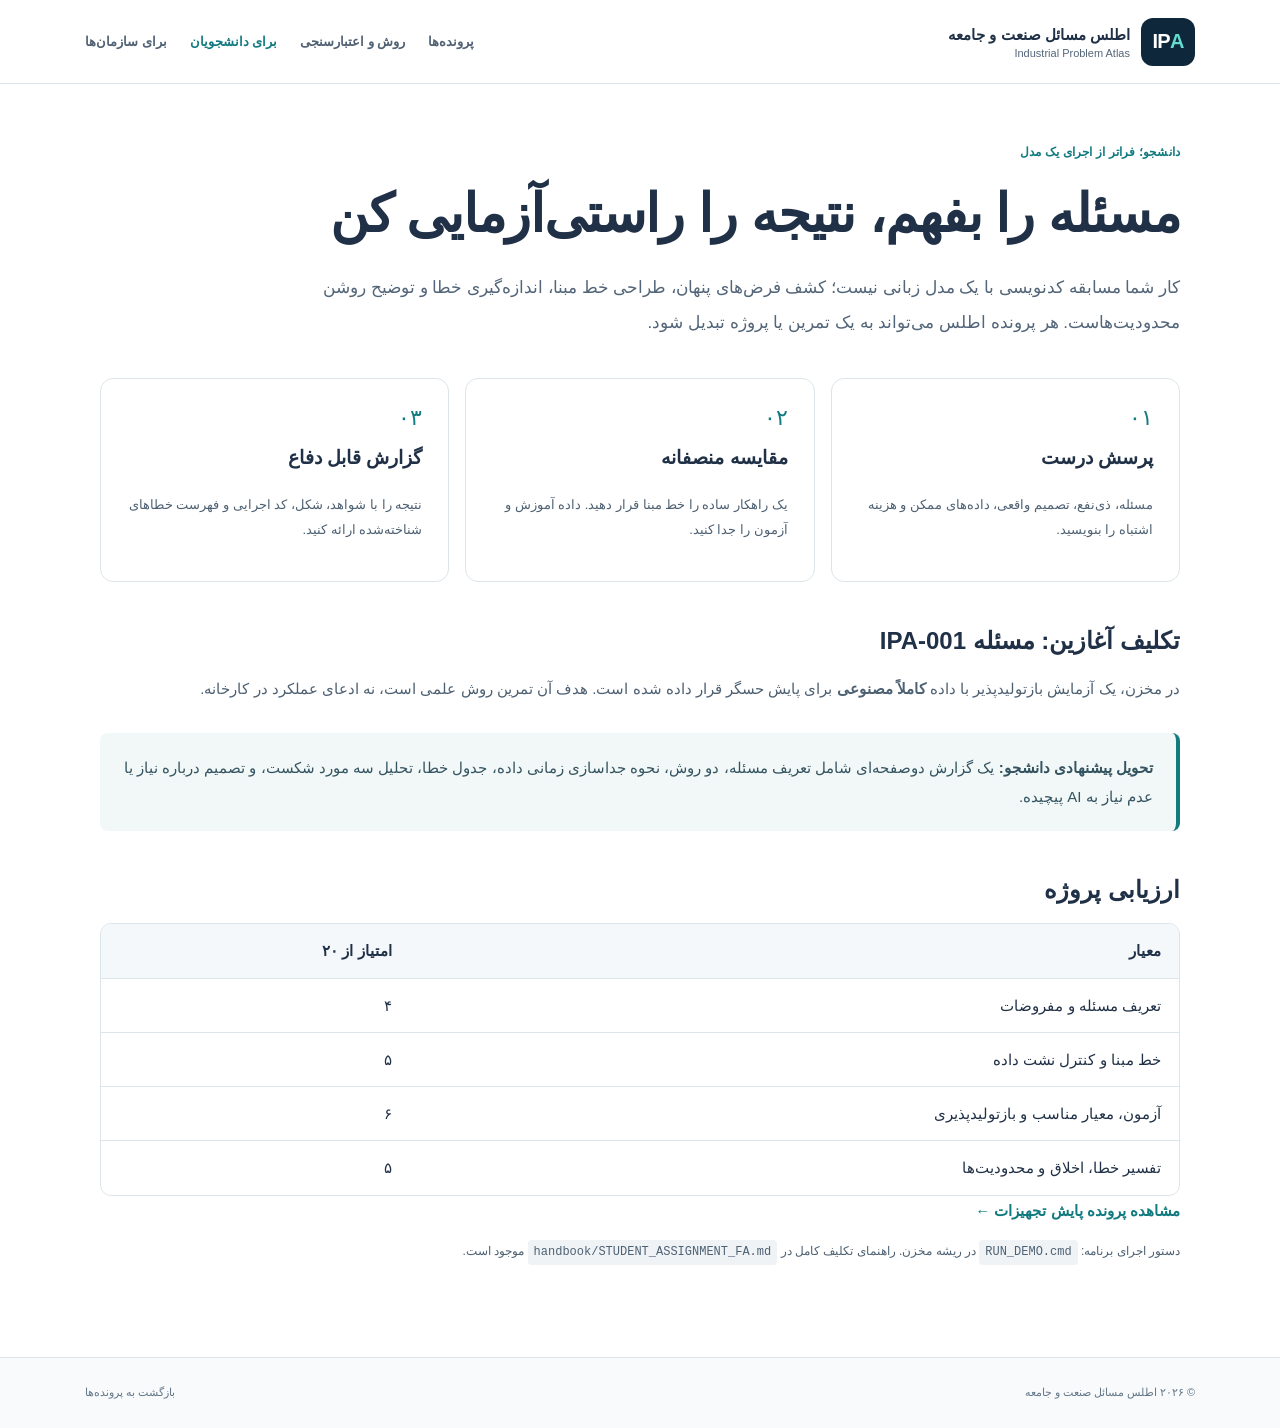
<file: students.html>
<!doctype html><html lang="fa" dir="rtl"><head><meta charset="utf-8"><meta name="viewport" content="width=device-width, initial-scale=1"><title>برای دانشجویان | اطلس مسائل صنعت و جامعه</title><link rel="stylesheet" href="assets/style.css"></head>
<body><header class="site-header"><div class="shell nav-wrap"><a class="brand" href="./"><span class="brand-mark">IP<span>A</span></span><span><b>اطلس مسائل صنعت و جامعه</b><small>Industrial Problem Atlas</small></span></a><nav><a href="./">پرونده‌ها</a><a href="methodology.html">روش و اعتبارسنجی</a><a class="active" href="students.html">برای دانشجویان</a><a href="organizations.html">برای سازمان‌ها</a></nav></div></header>
<main class="shell content-page"><div class="overline">دانشجو؛ فراتر از اجرای یک مدل</div><h1>مسئله را بفهم، نتیجه را راستی‌آزمایی کن</h1><p class="intro">کار شما مسابقه کدنویسی با یک مدل زبانی نیست؛ کشف فرض‌های پنهان، طراحی خط مبنا، اندازه‌گیری خطا و توضیح روشن محدودیت‌هاست. هر پرونده اطلس می‌تواند به یک تمرین یا پروژه تبدیل شود.</p>
<div class="three-cols"><div class="info-card"><span class="big-num">۰۱</span><h3>پرسش درست</h3><p>مسئله، ذی‌نفع، تصمیم واقعی، داده‌های ممکن و هزینه اشتباه را بنویسید.</p></div><div class="info-card"><span class="big-num">۰۲</span><h3>مقایسه منصفانه</h3><p>یک راهکار ساده را خط مبنا قرار دهید. داده آموزش و آزمون را جدا کنید.</p></div><div class="info-card"><span class="big-num">۰۳</span><h3>گزارش قابل دفاع</h3><p>نتیجه را با شواهد، شکل، کد اجرایی و فهرست خطاهای شناخته‌شده ارائه کنید.</p></div></div>
<h2>تکلیف آغازین: مسئله IPA-001</h2><p>در مخزن، یک آزمایش بازتولیدپذیر با داده <b>کاملاً مصنوعی</b> برای پایش حسگر قرار داده شده است. هدف آن تمرین روش علمی است، نه ادعای عملکرد در کارخانه.</p><div class="note"><b>تحویل پیشنهادی دانشجو:</b> یک گزارش دوصفحه‌ای شامل تعریف مسئله، دو روش، نحوه جداسازی زمانی داده، جدول خطا، تحلیل سه مورد شکست، و تصمیم درباره نیاز یا عدم نیاز به AI پیچیده.</div>
<h2>ارزیابی پروژه</h2><div class="table-container"><table><thead><tr><th>معیار</th><th>امتیاز از ۲۰</th></tr></thead><tbody><tr><td>تعریف مسئله و مفروضات</td><td>۴</td></tr><tr><td>خط مبنا و کنترل نشت داده</td><td>۵</td></tr><tr><td>آزمون، معیار مناسب و بازتولیدپذیری</td><td>۶</td></tr><tr><td>تفسیر خطا، اخلاق و محدودیت‌ها</td><td>۵</td></tr></tbody></table></div>
<p><a class="text-link" href="problem.html?id=IPA-001">مشاهده پرونده پایش تجهیزات ←</a></p><p class="subdued">دستور اجرای برنامه: <code>RUN_DEMO.cmd</code> در ریشه مخزن. راهنمای تکلیف کامل در <code>handbook/STUDENT_ASSIGNMENT_FA.md</code> موجود است.</p></main>
<footer class="footer"><div class="shell footer-inner"><span>© ۲۰۲۶ اطلس مسائل صنعت و جامعه</span><a href="./">بازگشت به پرونده‌ها</a></div></footer></body></html>
</file>
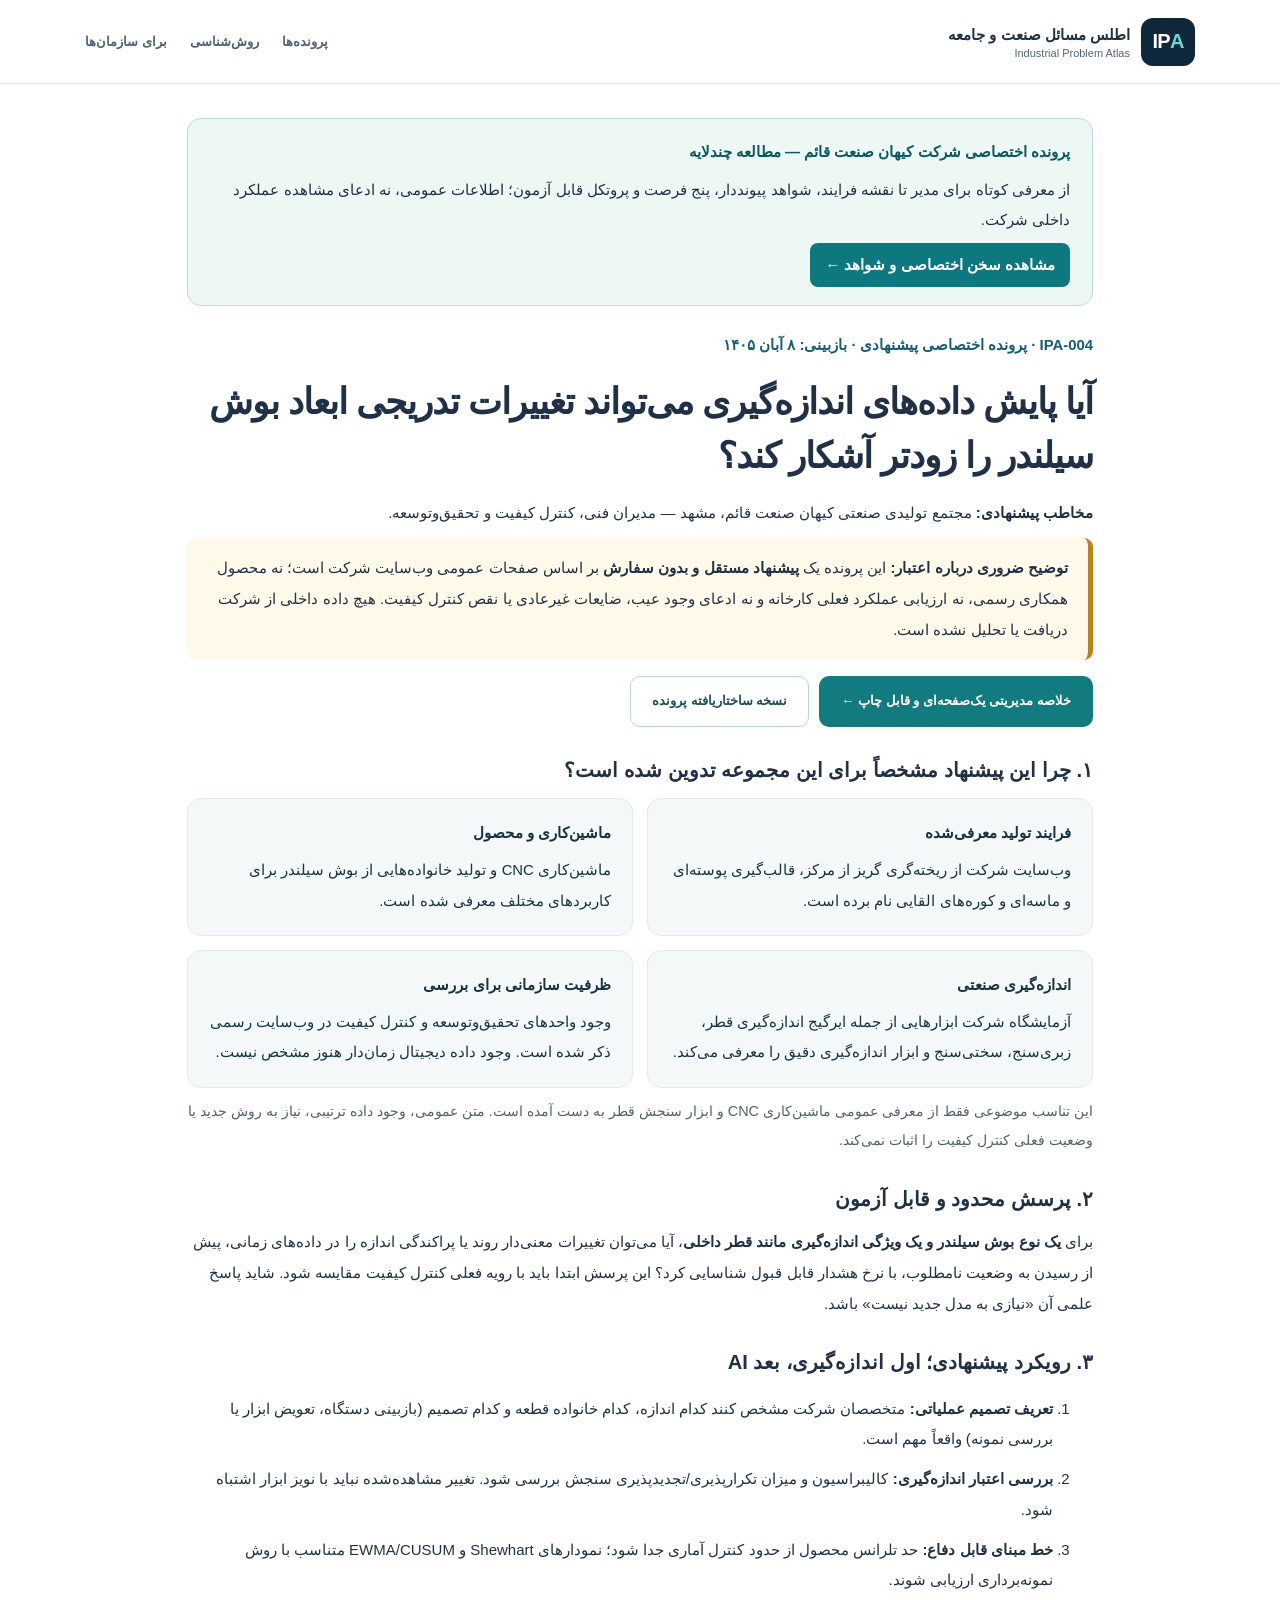
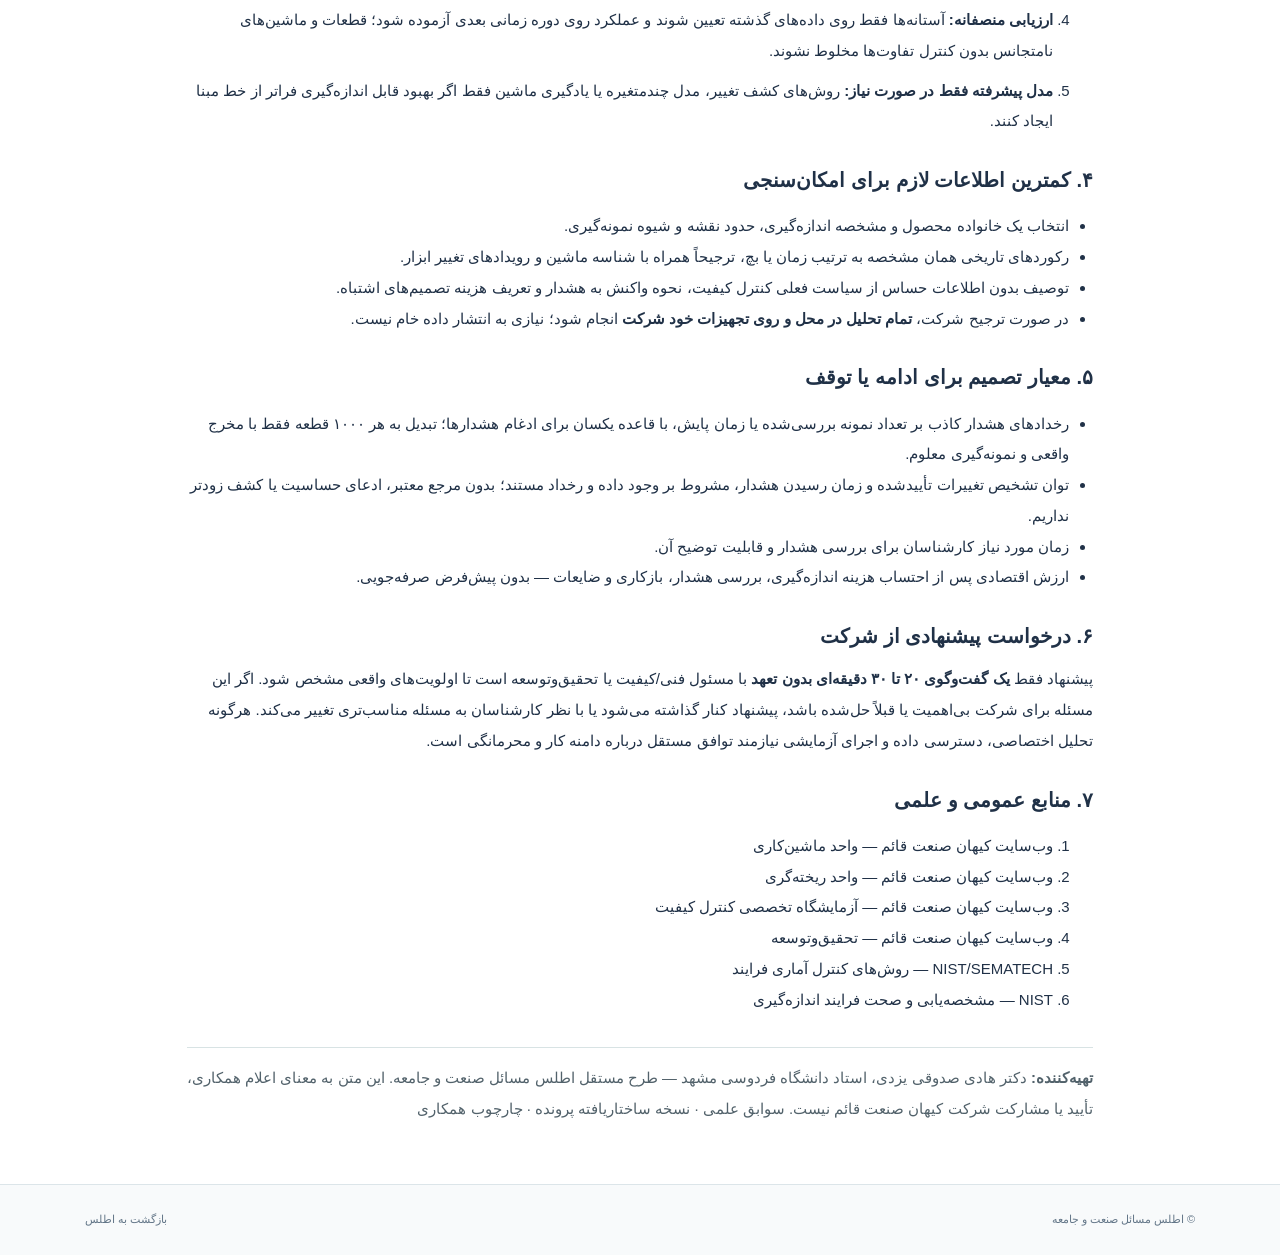
<file: cases/keyhan-sanat-ghaem.html>
<!doctype html>
<html lang="fa" dir="rtl"><head><meta charset="utf-8">
<meta name="viewport" content="width=device-width, initial-scale=1">
<meta http-equiv="refresh" content="0; url=../companies/keyhan-sanat-ghaem/">
<title>انتقال پرونده کیهان صنعت قائم</title>
<link rel="canonical" href="../companies/keyhan-sanat-ghaem/">
</head><body><p>صفحه پرونده به پوشه مستقل شرکت منتقل شده است.
<a href="../companies/keyhan-sanat-ghaem/">مشاهده پرونده کیهان صنعت قائم</a></p></body></html>
</file>
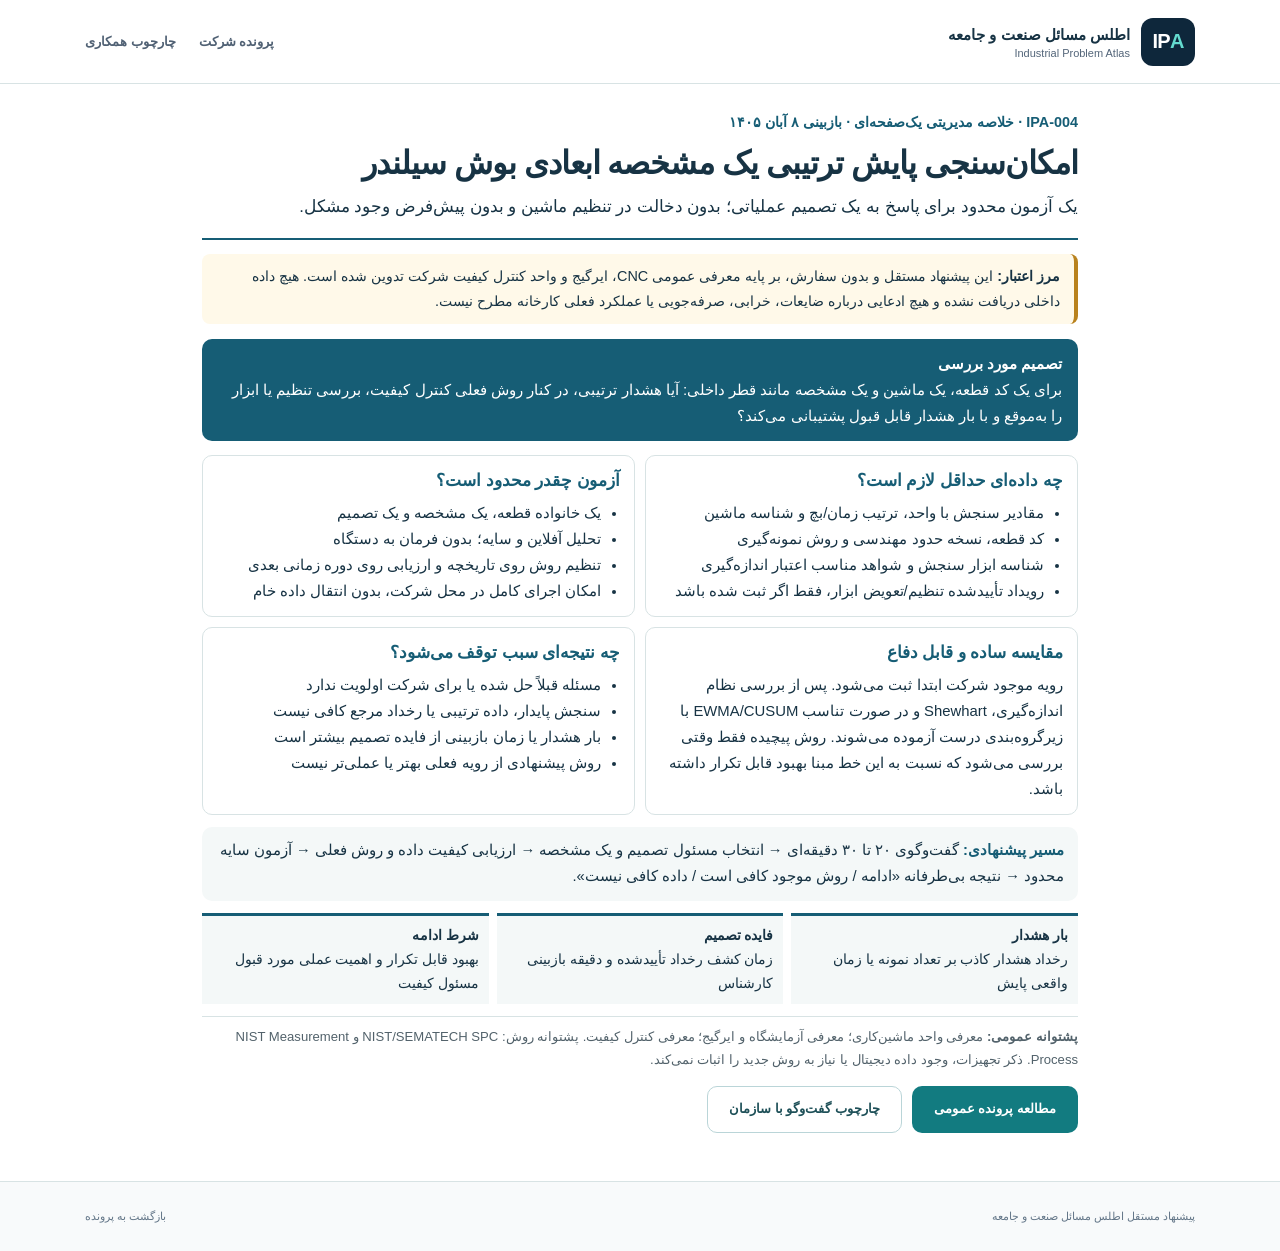
<file: companies/keyhan-sanat-ghaem/management-brief.html>
<!doctype html>
<html lang="fa" dir="rtl">
<head>
<meta charset="utf-8">
<meta name="viewport" content="width=device-width, initial-scale=1">
<title>خلاصه مدیریتی IPA-004 | پایش ابعادی بوش سیلندر</title>
<meta name="description" content="خلاصه مدیریتی یک‌صفحه‌ای و مستقل برای امکان‌سنجی پایش ترتیبی یک مشخصه ابعادی بوش سیلندر.">
<link rel="stylesheet" href="../../assets/style.css">
<style>
:root{--ink:#173344;--muted:#52626b;--line:#d8e3e4;--soft:#f4f8f8;--accent:#165d75;--warm:#fff9e9}
*{box-sizing:border-box}.brief{max-width:920px;margin:26px auto 48px;padding:0 22px;color:var(--ink);line-height:1.75}
.brief-head{border-bottom:2px solid var(--accent);padding-bottom:12px;margin-bottom:14px}.kicker{color:var(--accent);font-weight:800;font-size:.9rem}
h1{font-size:clamp(1.35rem,3vw,2rem);line-height:1.45;margin:5px 0}.lead{font-size:1.04rem;margin:5px 0}.independent{background:var(--warm);border-right:4px solid #b9821d;padding:10px 14px;border-radius:8px;font-size:.9rem}
.decision{background:var(--accent);color:#fff;padding:12px 16px;border-radius:10px;margin:14px 0}.decision b{display:block}.grid{display:grid;grid-template-columns:repeat(2,minmax(0,1fr));gap:10px}
.card{border:1px solid var(--line);border-radius:10px;padding:12px 14px;background:#fff}.card h2{font-size:1.04rem;margin:0 0 6px;color:var(--accent)}.card p,.card ul{margin:0;font-size:.93rem}.card ul{padding-right:19px}
.flow{margin:12px 0;padding:11px 14px;background:var(--soft);border-radius:10px;font-size:.92rem}.flow b{color:var(--accent)}
.metrics{display:grid;grid-template-columns:repeat(3,1fr);gap:8px;margin-top:9px}.metric{border-top:3px solid var(--accent);background:var(--soft);padding:8px 10px;font-size:.86rem}.metric b{display:block}
.sources{font-size:.82rem;color:var(--muted);border-top:1px solid var(--line);margin-top:12px;padding-top:9px}.sources a{overflow-wrap:anywhere}.actions{display:flex;gap:10px;flex-wrap:wrap;margin-top:14px}
@media(max-width:650px){.grid,.metrics{grid-template-columns:1fr}.brief{padding:0 16px}.site-header .nav-wrap nav{display:none}}
@page{size:A4;margin:10mm}
@media print{
  header.site-header,footer.footer,.actions{display:none!important}body{background:#fff}.brief{max-width:none;margin:0;padding:0;line-height:1.45;font-size:9.2pt}
  .brief-head{padding-bottom:5px;margin-bottom:7px}h1{font-size:17pt;margin:2px 0}.lead{font-size:10pt}.independent,.decision{padding:6px 9px;margin:7px 0}.grid{gap:5px}.card{padding:7px 9px}.card h2{font-size:10pt;margin-bottom:3px}.card p,.card ul{font-size:8.8pt}.flow{margin:6px 0;padding:6px 9px}.metrics{gap:4px;margin-top:4px}.metric{padding:5px 7px}.sources{margin-top:6px;padding-top:5px;font-size:7.8pt}a{color:inherit;text-decoration:none}
}
</style>
</head>
<body>
<a class="skip" href="#main">رفتن به محتوا</a>
<header class="site-header"><div class="shell nav-wrap"><a class="brand" href="../../"><span class="brand-mark">IP<span>A</span></span><span><b>اطلس مسائل صنعت و جامعه</b><small>Industrial Problem Atlas</small></span></a><nav aria-label="ناوبری"><a href="./">پرونده شرکت</a><a href="../../organizations.html">چارچوب همکاری</a></nav></div></header>
<main class="brief" id="main">
<header class="brief-head">
<div class="kicker">IPA-004 · خلاصه مدیریتی یک‌صفحه‌ای · بازبینی ۸ آبان ۱۴۰۵</div>
<h1>امکان‌سنجی پایش ترتیبی یک مشخصه ابعادی بوش سیلندر</h1>
<p class="lead">یک آزمون محدود برای پاسخ به یک تصمیم عملیاتی؛ بدون دخالت در تنظیم ماشین و بدون پیش‌فرض وجود مشکل.</p>
</header>
<p class="independent"><b>مرز اعتبار:</b> این پیشنهاد مستقل و بدون سفارش، بر پایه معرفی عمومی CNC، ایرگیج و واحد کنترل کیفیت شرکت تدوین شده است. هیچ داده داخلی دریافت نشده و هیچ ادعایی درباره ضایعات، خرابی، صرفه‌جویی یا عملکرد فعلی کارخانه مطرح نیست.</p>
<section class="decision"><b>تصمیم مورد بررسی</b>برای یک کد قطعه، یک ماشین و یک مشخصه مانند قطر داخلی: آیا هشدار ترتیبی، در کنار روش فعلی کنترل کیفیت، بررسی تنظیم یا ابزار را به‌موقع و با بار هشدار قابل قبول پشتیبانی می‌کند؟</section>
<div class="grid">
<section class="card"><h2>چه داده‌ای حداقل لازم است؟</h2><ul><li>مقادیر سنجش با واحد، ترتیب زمان/بچ و شناسه ماشین</li><li>کد قطعه، نسخه حدود مهندسی و روش نمونه‌گیری</li><li>شناسه ابزار سنجش و شواهد مناسب اعتبار اندازه‌گیری</li><li>رویداد تأییدشده تنظیم/تعویض ابزار، فقط اگر ثبت شده باشد</li></ul></section>
<section class="card"><h2>آزمون چقدر محدود است؟</h2><ul><li>یک خانواده قطعه، یک مشخصه و یک تصمیم</li><li>تحلیل آفلاین و سایه؛ بدون فرمان به دستگاه</li><li>تنظیم روش روی تاریخچه و ارزیابی روی دوره زمانی بعدی</li><li>امکان اجرای کامل در محل شرکت، بدون انتقال داده خام</li></ul></section>
<section class="card"><h2>مقایسه ساده و قابل دفاع</h2><p>رویه موجود شرکت ابتدا ثبت می‌شود. پس از بررسی نظام اندازه‌گیری، Shewhart و در صورت تناسب EWMA/CUSUM با زیرگروه‌بندی درست آزموده می‌شوند. روش پیچیده فقط وقتی بررسی می‌شود که نسبت به این خط مبنا بهبود قابل تکرار داشته باشد.</p></section>
<section class="card"><h2>چه نتیجه‌ای سبب توقف می‌شود؟</h2><ul><li>مسئله قبلاً حل شده یا برای شرکت اولویت ندارد</li><li>سنجش پایدار، داده ترتیبی یا رخداد مرجع کافی نیست</li><li>بار هشدار یا زمان بازبینی از فایده تصمیم بیشتر است</li><li>روش پیشنهادی از رویه فعلی بهتر یا عملی‌تر نیست</li></ul></section>
</div>
<div class="flow"><b>مسیر پیشنهادی:</b> گفت‌وگوی ۲۰ تا ۳۰ دقیقه‌ای → انتخاب مسئول تصمیم و یک مشخصه → ارزیابی کیفیت داده و روش فعلی → آزمون سایه محدود → نتیجه بی‌طرفانه «ادامه / روش موجود کافی است / داده کافی نیست».</div>
<div class="metrics" aria-label="معیارهای پذیرش"><div class="metric"><b>بار هشدار</b>رخداد هشدار کاذب بر تعداد نمونه یا زمان واقعی پایش</div><div class="metric"><b>فایده تصمیم</b>زمان کشف رخداد تأییدشده و دقیقه بازبینی کارشناس</div><div class="metric"><b>شرط ادامه</b>بهبود قابل تکرار و اهمیت عملی مورد قبول مسئول کیفیت</div></div>
<p class="sources"><b>پشتوانه عمومی:</b> <a href="https://www.ksgco.com/units/machining/">معرفی واحد ماشین‌کاری</a>؛ <a href="https://www.ksgco.com/units/specialized-quality-control-laboratory/">معرفی آزمایشگاه و ایرگیج</a>؛ <a href="https://www.ksgco.com/units/quality-control/">معرفی کنترل کیفیت</a>. پشتوانه روش: <a href="https://www.itl.nist.gov/div898/handbook/pmc/section1/pmc12.htm">NIST/SEMATECH SPC</a> و <a href="https://www.nist.gov/publications/nistsematech-engineering-statistics-handbook-chapter-2-measurement-process">NIST Measurement Process</a>. ذکر تجهیزات، وجود داده دیجیتال یا نیاز به روش جدید را اثبات نمی‌کند.</p>
<div class="actions"><a class="btn primary" href="./">مطالعه پرونده عمومی</a><a class="btn ghost" href="../../organizations.html">چارچوب گفت‌وگو با سازمان</a></div>
</main>
<footer class="footer"><div class="shell footer-inner"><span>پیشنهاد مستقل اطلس مسائل صنعت و جامعه</span><a href="./">بازگشت به پرونده</a></div></footer>
</body>
</html>
</file>
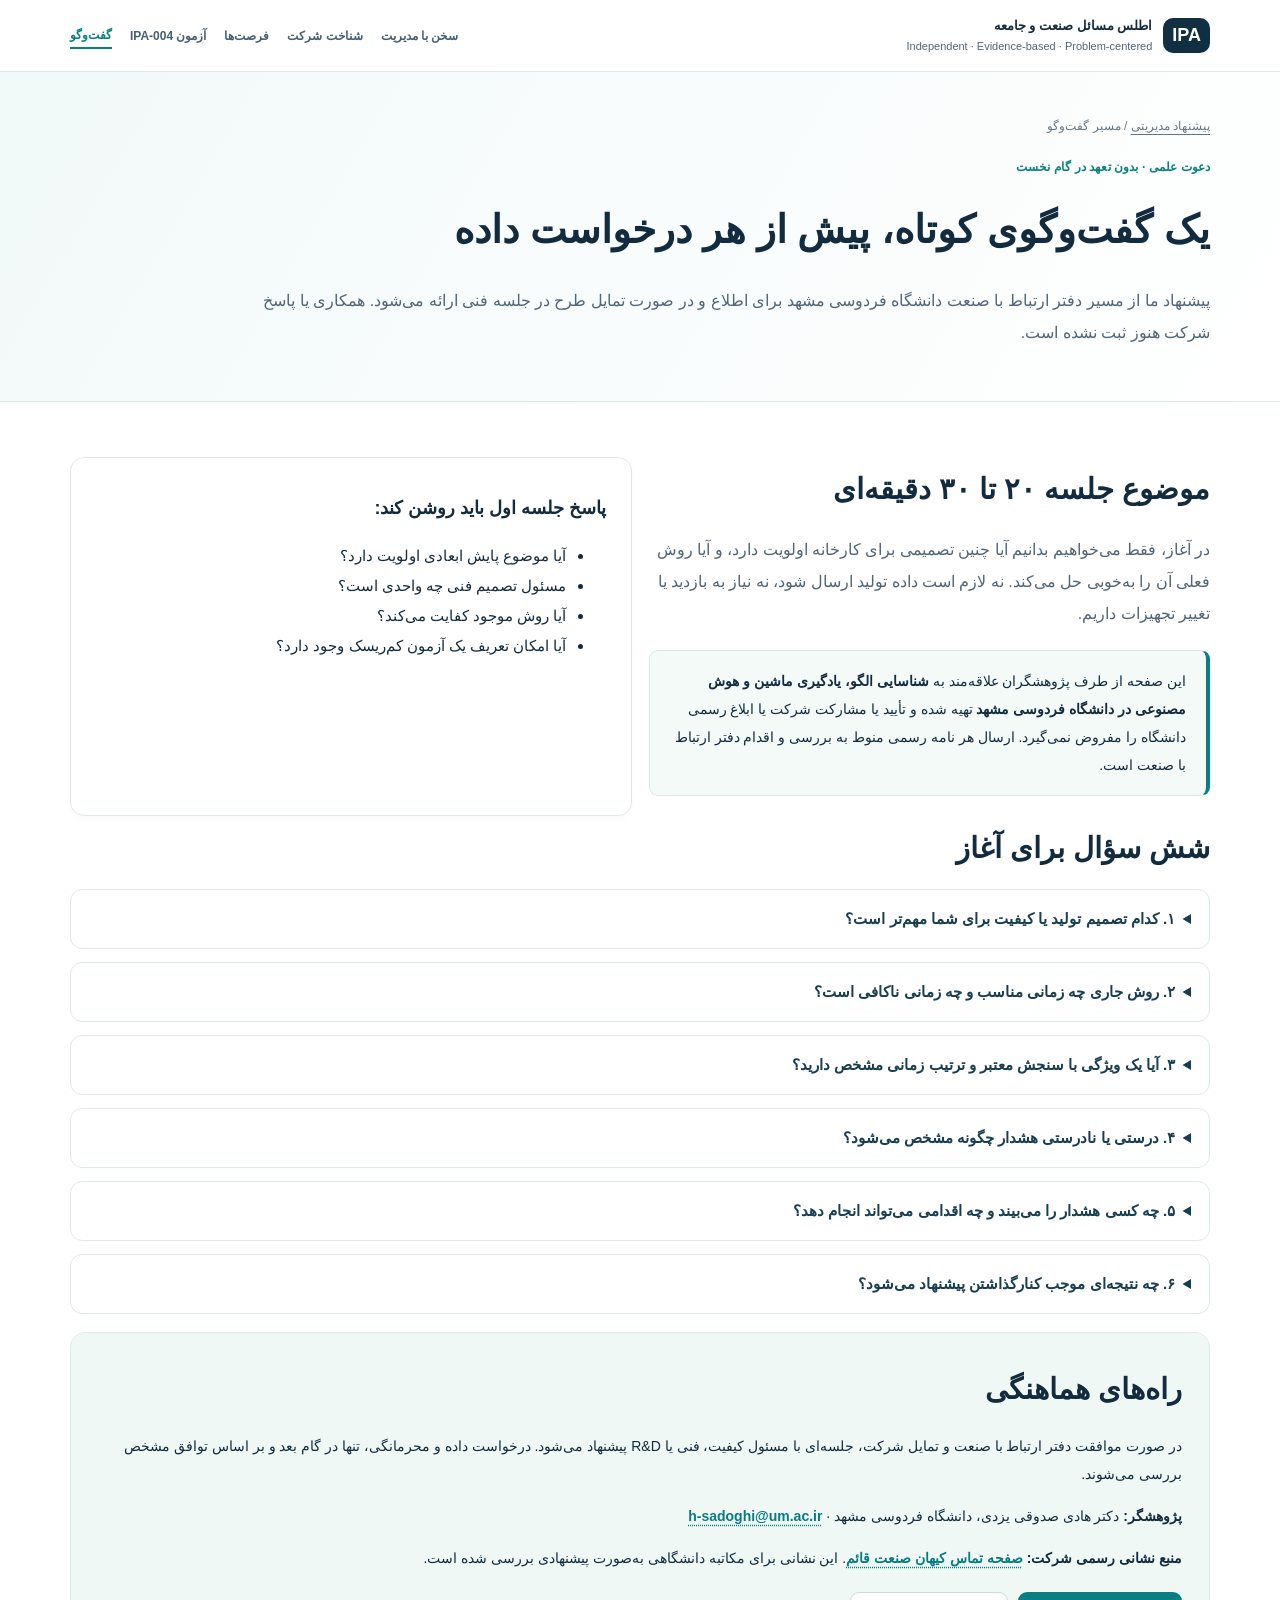
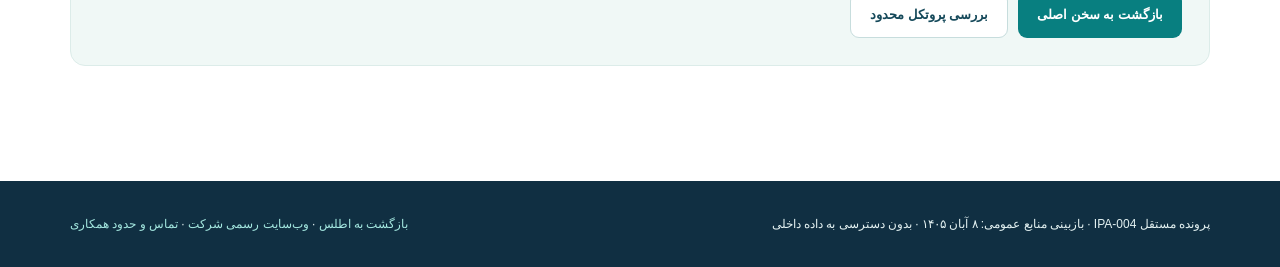
<file: companies/keyhan-sanat-ghaem/briefing/collaboration.html>
<!doctype html><html lang="fa" dir="rtl"><head><meta charset="utf-8"><meta name="viewport" content="width=device-width,initial-scale=1"><meta name="description" content="شرایط آغاز گفت‌وگوی فنی و پرسش‌های بدون درخواست داده محرمانه"><title>گفت‌وگوی اولیه با کیهان صنعت قائم | اطلس مسائل صنعت و جامعه</title><link rel="stylesheet" href="assets/briefing.css"><link rel="canonical" href="https://hadisadoghiyazdi1971.github.io/industrial-problem-atlas/companies/keyhan-sanat-ghaem/briefing/collaboration.html"></head><body><a class="skip" href="#main">رفتن به متن اصلی</a><header class="masthead"><div class="wrap"><a class="brand" href="../../../"><span class="symbol">IPA</span><span><b>اطلس مسائل صنعت و جامعه</b><small>Independent · Evidence-based · Problem-centered</small></span></a><nav aria-label="بخش‌های پرونده"><a href="index.html" >سخن با مدیریت</a><a href="evidence.html" >شناخت شرکت</a><a href="opportunities.html" >فرصت‌ها</a><a href="pilot.html" >آزمون IPA-004</a><a href="collaboration.html" aria-current="page">گفت‌وگو</a></nav></div></header><main id="main">
<section class="page-head"><div class="wrap"><div class="breadcrumbs"><a href="index.html">پیشنهاد مدیریتی</a> / مسیر گفت‌وگو</div><span class="eyebrow">دعوت علمی · بدون تعهد در گام نخست</span><h1>یک گفت‌وگوی کوتاه، پیش از هر درخواست داده</h1><p>پیشنهاد ما از مسیر دفتر ارتباط با صنعت دانشگاه فردوسی مشهد برای اطلاع و در صورت تمایل طرح در جلسه فنی ارائه می‌شود. همکاری یا پاسخ شرکت هنوز ثبت نشده است.</p></div></section>
<section class="section"><div class="wrap"><div class="grid2"><div><h2>موضوع جلسه ۲۰ تا ۳۰ دقیقه‌ای</h2><p class="lead">در آغاز، فقط می‌خواهیم بدانیم آیا چنین تصمیمی برای کارخانه اولویت دارد، و آیا روش فعلی آن را به‌خوبی حل می‌کند. نه لازم است داده تولید ارسال شود، نه نیاز به بازدید یا تغییر تجهیزات داریم.</p><div class="callout">این صفحه از طرف پژوهشگران علاقه‌مند به <b>شناسایی الگو، یادگیری ماشین و هوش مصنوعی در دانشگاه فردوسی مشهد</b> تهیه شده و تأیید یا مشارکت شرکت یا ابلاغ رسمی دانشگاه را مفروض نمی‌گیرد. ارسال هر نامه رسمی منوط به بررسی و اقدام دفتر ارتباط با صنعت است.</div></div><div class="layer-link"><h3>پاسخ جلسه اول باید روشن کند:</h3><ul><li>آیا موضوع پایش ابعادی اولویت دارد؟</li><li>مسئول تصمیم فنی چه واحدی است؟</li><li>آیا روش موجود کفایت می‌کند؟</li><li>آیا امکان تعریف یک آزمون کم‌ریسک وجود دارد؟</li></ul></div></div><h2>شش سؤال برای آغاز</h2><details class="details"><summary>۱. کدام تصمیم تولید یا کیفیت برای شما مهم‌تر است؟</summary><p>ما نباید صرفاً به دلیل تخصص AI، مسئله‌ای غیرضروری را به شرکت تحمیل کنیم.</p></details><details class="details"><summary>۲. روش جاری چه زمانی مناسب و چه زمانی ناکافی است؟</summary><p>خط مبنا باید واقعاً همان رویه مورد استفاده کارشناسان باشد، نه یک روش ضعیف فرضی.</p></details><details class="details"><summary>۳. آیا یک ویژگی با سنجش معتبر و ترتیب زمانی مشخص دارید؟</summary><p>این سؤال درباره امکان‌پذیری علمی است؛ در جلسه نخست داده خام درخواست نمی‌شود.</p></details><details class="details"><summary>۴. درستی یا نادرستی هشدار چگونه مشخص می‌شود؟</summary><p>برای سنجش تشخیص زودتر، رخداد مرجع مستقل ضروری است.</p></details><details class="details"><summary>۵. چه کسی هشدار را می‌بیند و چه اقدامی می‌تواند انجام دهد؟</summary><p>ارزش هشدار به امکان اقدام و هزینه بازبینی وابسته است.</p></details><details class="details"><summary>۶. چه نتیجه‌ای موجب کنارگذاشتن پیشنهاد می‌شود؟</summary><p>پذیرش توقف جزء الزامات پژوهش مستقل و قابل اعتماد است.</p></details>
<div class="last"><h2>راه‌های هماهنگی</h2><p>در صورت موافقت دفتر ارتباط با صنعت و تمایل شرکت، جلسه‌ای با مسئول کیفیت، فنی یا R&D پیشنهاد می‌شود. درخواست داده و محرمانگی، تنها در گام بعد و بر اساس توافق مشخص بررسی می‌شوند.</p><p><b>پژوهشگر:</b> دکتر هادی صدوقی یزدی، دانشگاه فردوسی مشهد · <a class="inline-ref" href="mailto:h-sadoghi@um.ac.ir">h-sadoghi@um.ac.ir</a></p><p><b>منبع نشانی رسمی شرکت:</b> <a class="inline-ref" href="https://www.ksgco.com/contactus/" target="_blank" rel="noopener noreferrer">صفحه تماس کیهان صنعت قائم</a>. این نشانی برای مکاتبه دانشگاهی به‌صورت پیشنهادی بررسی شده است.</p><div class="actions"><a class="action" href="index.html">بازگشت به سخن اصلی</a><a class="action alt" href="pilot.html">بررسی پروتکل محدود</a></div></div></div></section>
</main><footer class="foot"><div class="wrap"><span>پرونده مستقل IPA-004 · بازبینی منابع عمومی: ۸ آبان ۱۴۰۵ · بدون دسترسی به داده داخلی</span><span><a href="../../../">بازگشت به اطلس</a> · <a href="https://www.ksgco.com/" target="_blank" rel="noopener noreferrer">وب‌سایت رسمی شرکت</a> · <a href="collaboration.html">تماس و حدود همکاری</a></span></div></footer><script src="assets/briefing.js" defer></script></body></html>
</file>
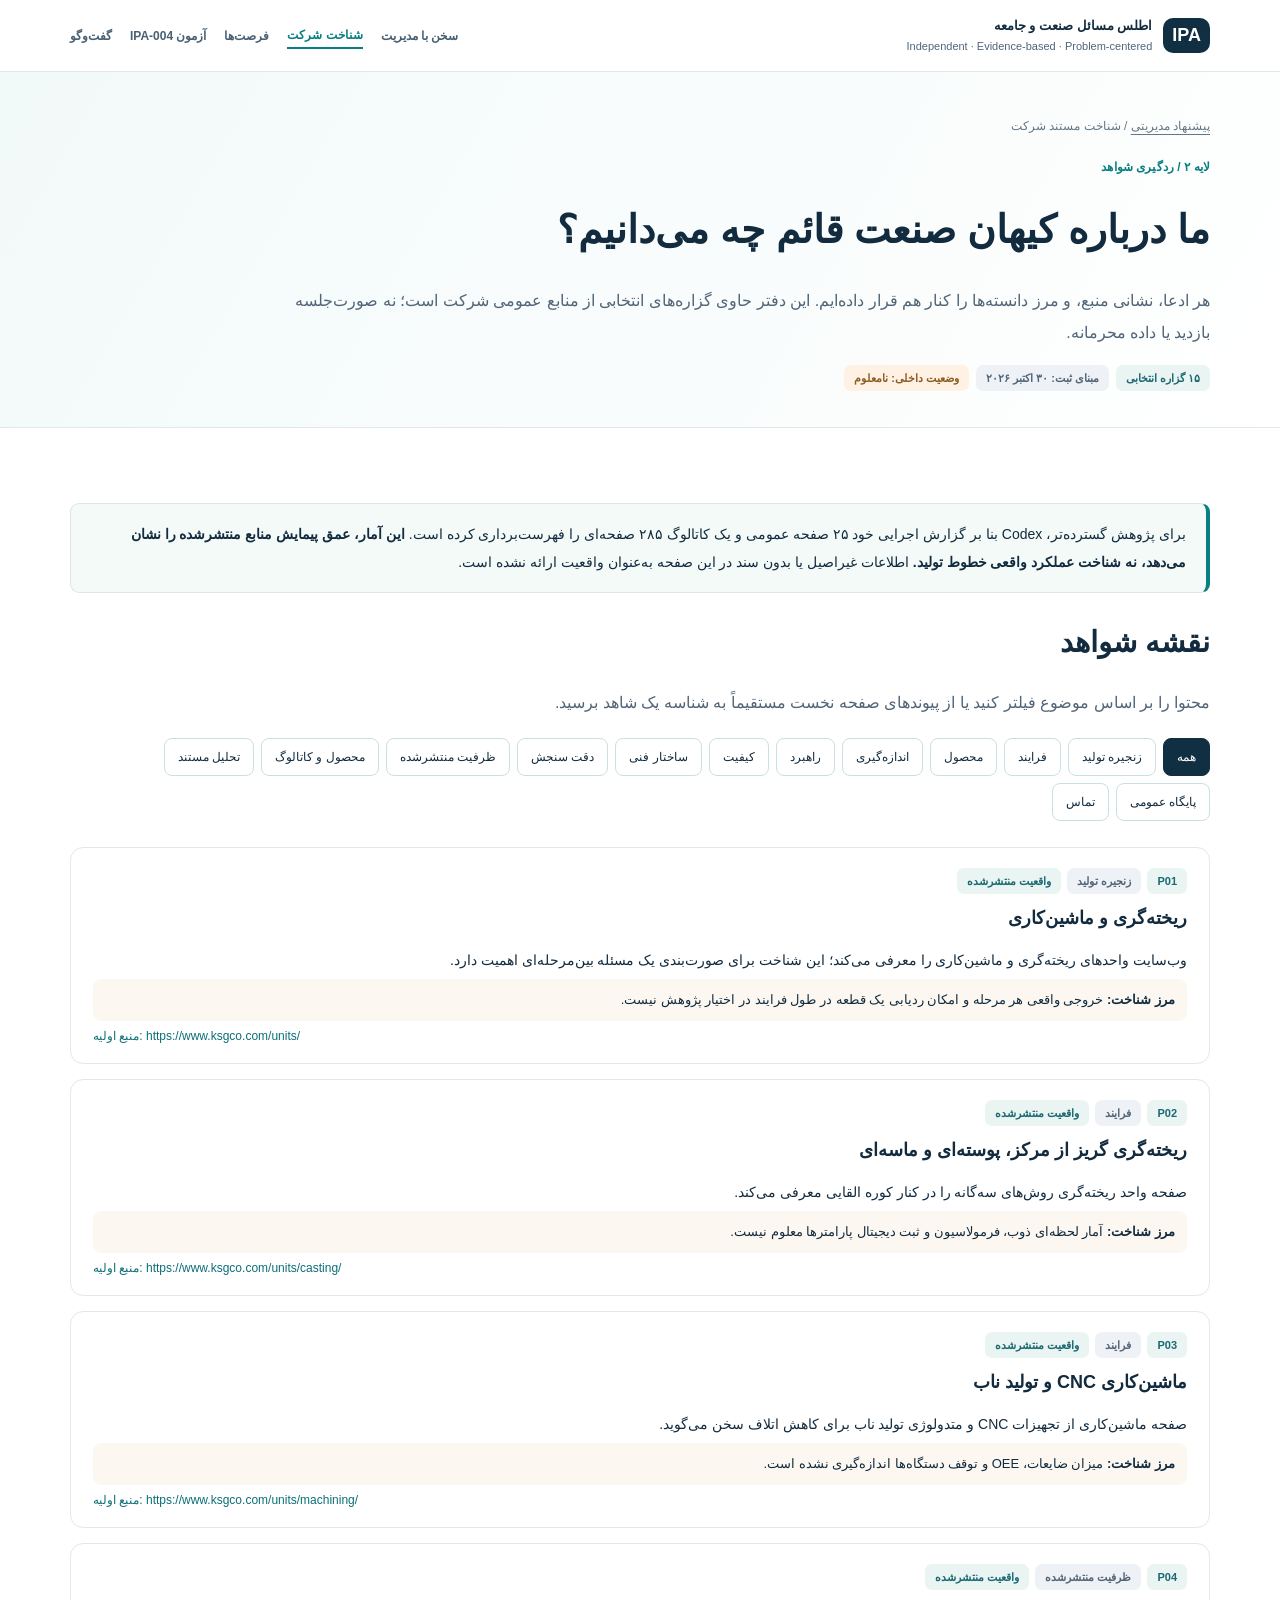
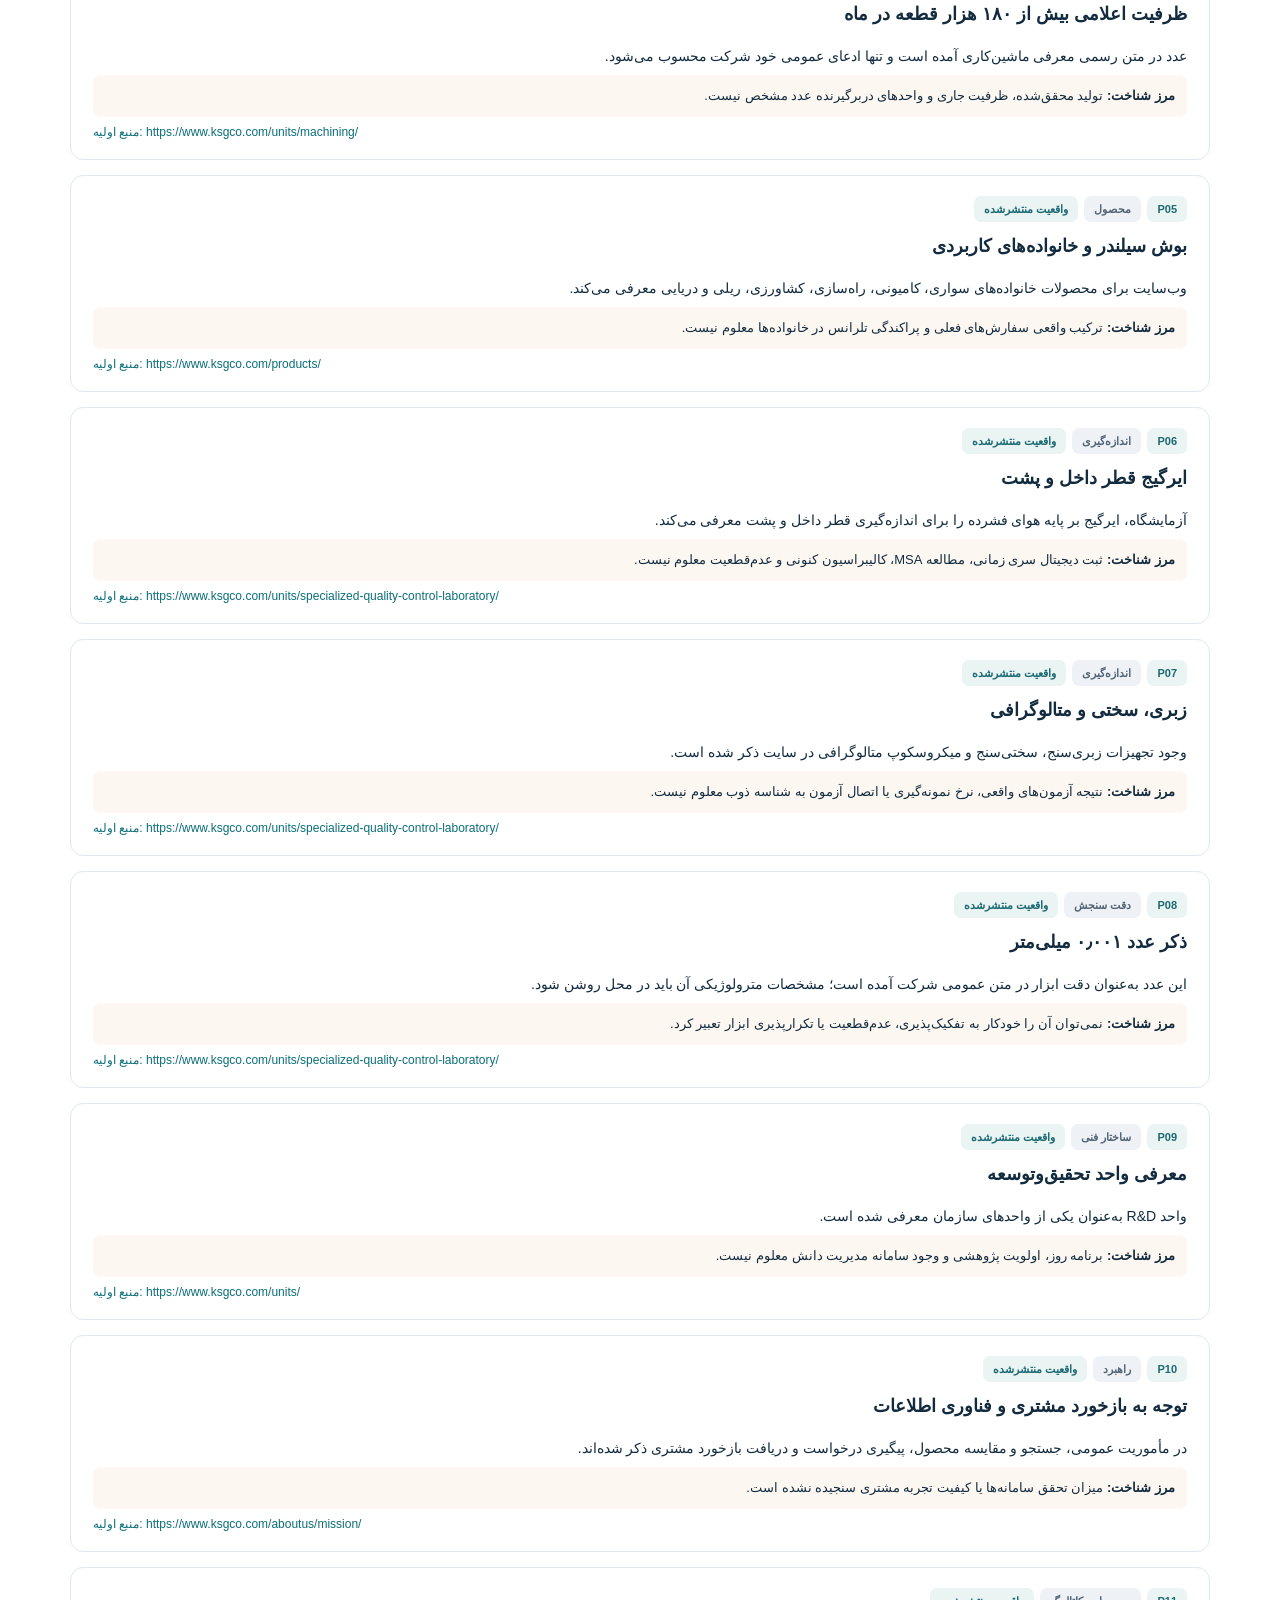
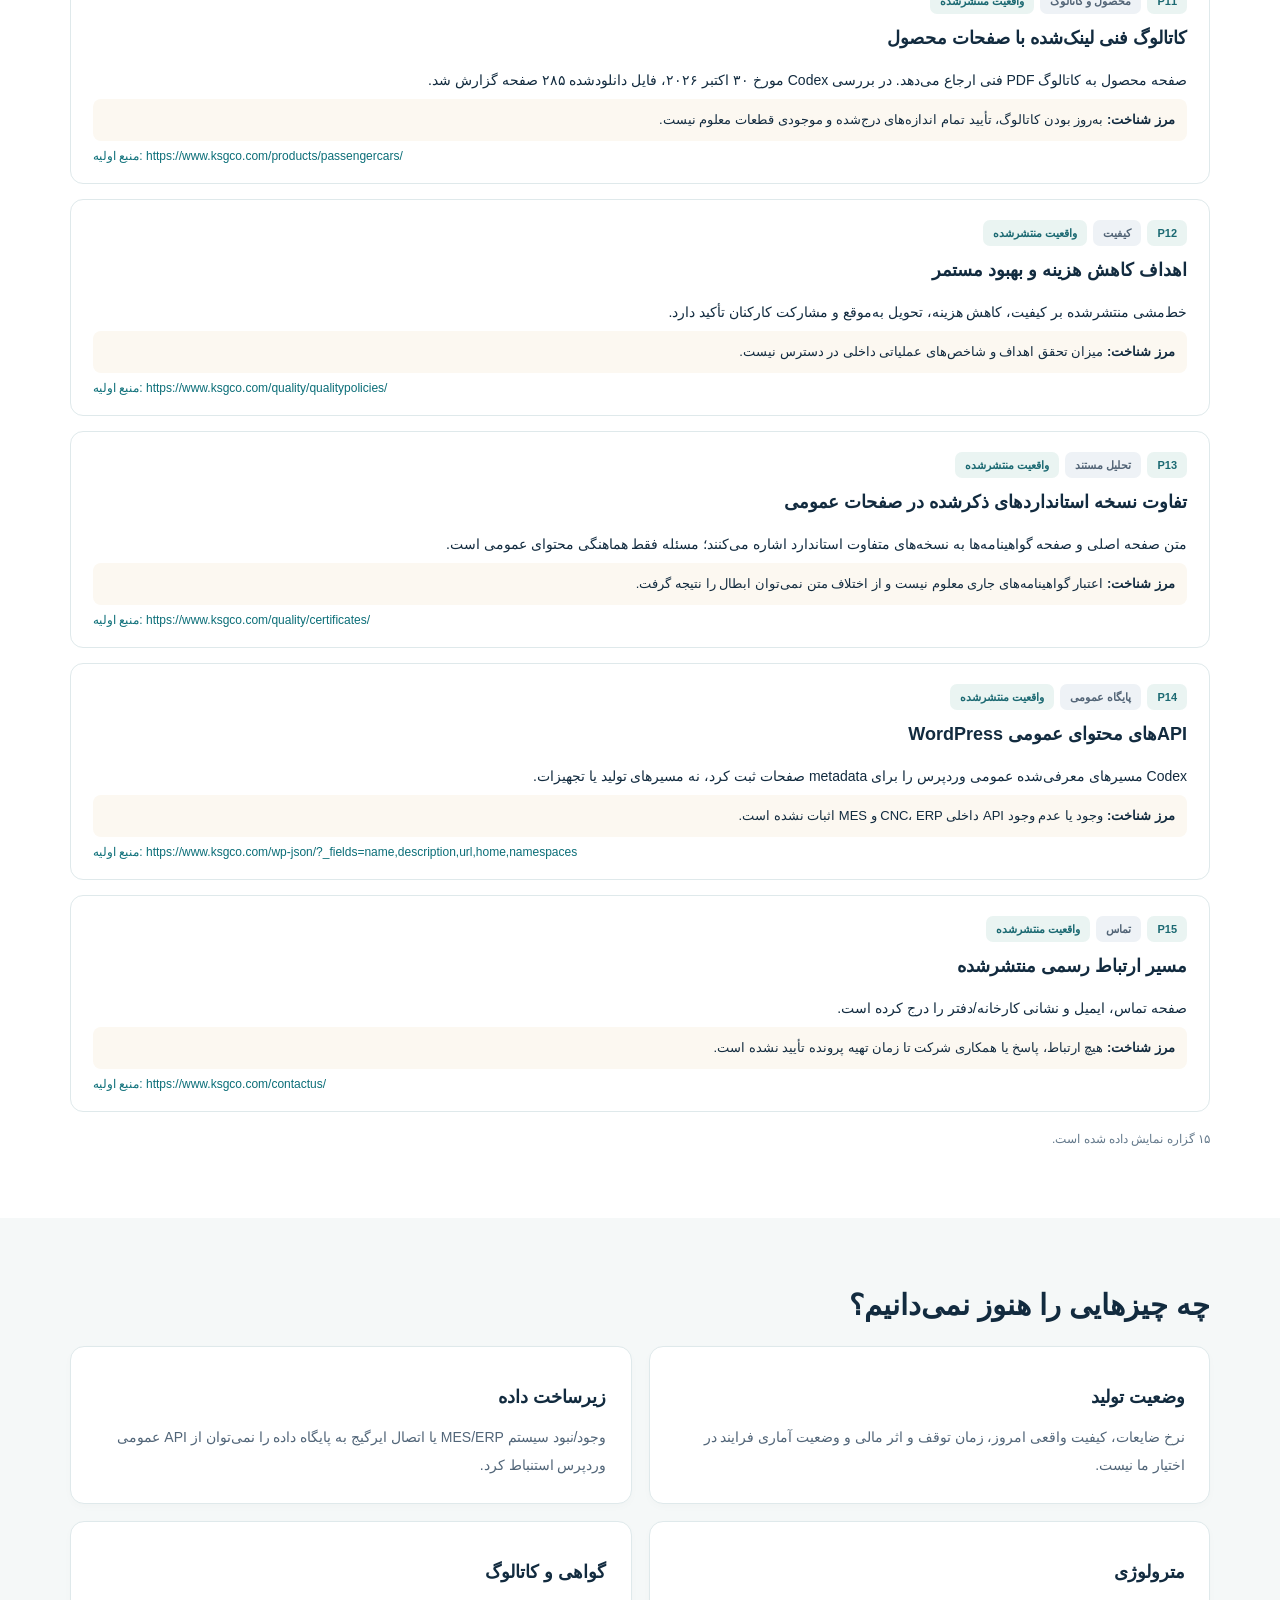
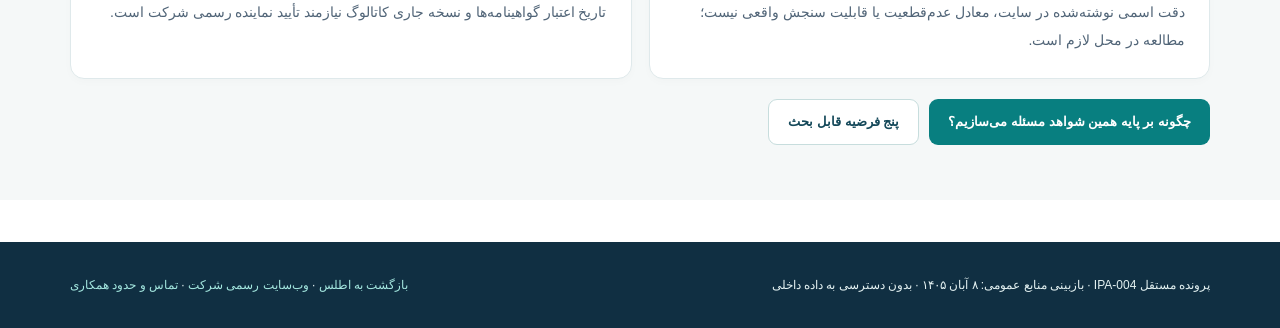
<file: companies/keyhan-sanat-ghaem/briefing/evidence.html>
<!doctype html><html lang="fa" dir="rtl"><head><meta charset="utf-8"><meta name="viewport" content="width=device-width,initial-scale=1"><meta name="description" content="دفتر شواهد قابل پیگیری درباره واحدهای شرکت، فناوری تولید و مرز دانسته‌ها"><title>شناخت مستند کیهان صنعت قائم | اطلس مسائل صنعت و جامعه</title><link rel="stylesheet" href="assets/briefing.css"><link rel="canonical" href="https://hadisadoghiyazdi1971.github.io/industrial-problem-atlas/companies/keyhan-sanat-ghaem/briefing/evidence.html"></head><body><a class="skip" href="#main">رفتن به متن اصلی</a><header class="masthead"><div class="wrap"><a class="brand" href="../../../"><span class="symbol">IPA</span><span><b>اطلس مسائل صنعت و جامعه</b><small>Independent · Evidence-based · Problem-centered</small></span></a><nav aria-label="بخش‌های پرونده"><a href="index.html" >سخن با مدیریت</a><a href="evidence.html" aria-current="page">شناخت شرکت</a><a href="opportunities.html" >فرصت‌ها</a><a href="pilot.html" >آزمون IPA-004</a><a href="collaboration.html" >گفت‌وگو</a></nav></div></header><main id="main"><section class="page-head"><div class="wrap"><div class="breadcrumbs"><a href="index.html">پیشنهاد مدیریتی</a> / شناخت مستند شرکت</div><span class="eyebrow">لایه ۲ / ردگیری شواهد</span><h1>ما درباره کیهان صنعت قائم چه می‌دانیم؟</h1><p>هر ادعا، نشانی منبع، و مرز دانسته‌ها را کنار هم قرار داده‌ایم. این دفتر حاوی گزاره‌های انتخابی از منابع عمومی شرکت است؛ نه صورت‌جلسه بازدید یا داده محرمانه.</p><div class="taxonomy"><span class="tag">۱۵ گزاره انتخابی</span><span class="tag neutral">مبنای ثبت: ۳۰ اکتبر ۲۰۲۶</span><span class="tag unknown">وضعیت داخلی: نامعلوم</span></div></div></section><section class="section"><div class="wrap"><div class="callout">برای پژوهش گسترده‌تر، Codex بنا بر گزارش اجرایی خود ۲۵ صفحه عمومی و یک کاتالوگ ۲۸۵ صفحه‌ای را فهرست‌برداری کرده است. <b>این آمار، عمق پیمایش منابع منتشرشده را نشان می‌دهد، نه شناخت عملکرد واقعی خطوط تولید.</b> اطلاعات غیراصیل یا بدون سند در این صفحه به‌عنوان واقعیت ارائه نشده است.</div><h2>نقشه شواهد</h2><p class="lead">محتوا را بر اساس موضوع فیلتر کنید یا از پیوندهای صفحه نخست مستقیماً به شناسه یک شاهد برسید.</p><div class="filters" role="group" aria-label="فیلتر شواهد"><button class="filter-btn" type="button" data-filter="همه" aria-pressed="true">همه</button><button class="filter-btn" type="button" data-filter="زنجیره تولید" aria-pressed="false">زنجیره تولید</button><button class="filter-btn" type="button" data-filter="فرایند" aria-pressed="false">فرایند</button><button class="filter-btn" type="button" data-filter="محصول" aria-pressed="false">محصول</button><button class="filter-btn" type="button" data-filter="اندازه‌گیری" aria-pressed="false">اندازه‌گیری</button><button class="filter-btn" type="button" data-filter="راهبرد" aria-pressed="false">راهبرد</button><button class="filter-btn" type="button" data-filter="کیفیت" aria-pressed="false">کیفیت</button><button class="filter-btn" type="button" data-filter="ساختار فنی" aria-pressed="false">ساختار فنی</button><button class="filter-btn" type="button" data-filter="دقت سنجش" aria-pressed="false">دقت سنجش</button><button class="filter-btn" type="button" data-filter="ظرفیت منتشرشده" aria-pressed="false">ظرفیت منتشرشده</button><button class="filter-btn" type="button" data-filter="محصول و کاتالوگ" aria-pressed="false">محصول و کاتالوگ</button><button class="filter-btn" type="button" data-filter="تحلیل مستند" aria-pressed="false">تحلیل مستند</button><button class="filter-btn" type="button" data-filter="پایگاه عمومی" aria-pressed="false">پایگاه عمومی</button><button class="filter-btn" type="button" data-filter="تماس" aria-pressed="false">تماس</button></div><div id="evidence-list"><article class="evidence" id="P01" data-group="زنجیره تولید"><div class="meta"><span class="tag">P01</span><span class="tag neutral">زنجیره تولید</span><span class="tag">واقعیت منتشرشده</span></div><h3>ریخته‌گری و ماشین‌کاری</h3><p>وب‌سایت واحدهای ریخته‌گری و ماشین‌کاری را معرفی می‌کند؛ این شناخت برای صورت‌بندی یک مسئله بین‌مرحله‌ای اهمیت دارد.</p><p class="unknown-row"><b>مرز شناخت:</b> خروجی واقعی هر مرحله و امکان ردیابی یک قطعه در طول فرایند در اختیار پژوهش نیست.</p><a class="ref" target="_blank" rel="noopener noreferrer" href="https://www.ksgco.com/units/">منبع اولیه: https://www.ksgco.com/units/</a></article><article class="evidence" id="P02" data-group="فرایند"><div class="meta"><span class="tag">P02</span><span class="tag neutral">فرایند</span><span class="tag">واقعیت منتشرشده</span></div><h3>ریخته‌گری گریز از مرکز، پوسته‌ای و ماسه‌ای</h3><p>صفحه واحد ریخته‌گری روش‌های سه‌گانه را در کنار کوره القایی معرفی می‌کند.</p><p class="unknown-row"><b>مرز شناخت:</b> آمار لحظه‌ای ذوب، فرمولاسیون و ثبت دیجیتال پارامترها معلوم نیست.</p><a class="ref" target="_blank" rel="noopener noreferrer" href="https://www.ksgco.com/units/casting/">منبع اولیه: https://www.ksgco.com/units/casting/</a></article><article class="evidence" id="P03" data-group="فرایند"><div class="meta"><span class="tag">P03</span><span class="tag neutral">فرایند</span><span class="tag">واقعیت منتشرشده</span></div><h3>ماشین‌کاری CNC و تولید ناب</h3><p>صفحه ماشین‌کاری از تجهیزات CNC و متدولوژی تولید ناب برای کاهش اتلاف سخن می‌گوید.</p><p class="unknown-row"><b>مرز شناخت:</b> میزان ضایعات، OEE و توقف دستگاه‌ها اندازه‌گیری نشده است.</p><a class="ref" target="_blank" rel="noopener noreferrer" href="https://www.ksgco.com/units/machining/">منبع اولیه: https://www.ksgco.com/units/machining/</a></article><article class="evidence" id="P04" data-group="ظرفیت منتشرشده"><div class="meta"><span class="tag">P04</span><span class="tag neutral">ظرفیت منتشرشده</span><span class="tag">واقعیت منتشرشده</span></div><h3>ظرفیت اعلامی بیش از ۱۸۰ هزار قطعه در ماه</h3><p>عدد در متن رسمی معرفی ماشین‌کاری آمده است و تنها ادعای عمومی خود شرکت محسوب می‌شود.</p><p class="unknown-row"><b>مرز شناخت:</b> تولید محقق‌شده، ظرفیت جاری و واحدهای دربرگیرنده عدد مشخص نیست.</p><a class="ref" target="_blank" rel="noopener noreferrer" href="https://www.ksgco.com/units/machining/">منبع اولیه: https://www.ksgco.com/units/machining/</a></article><article class="evidence" id="P05" data-group="محصول"><div class="meta"><span class="tag">P05</span><span class="tag neutral">محصول</span><span class="tag">واقعیت منتشرشده</span></div><h3>بوش سیلندر و خانواده‌های کاربردی</h3><p>وب‌سایت برای محصولات خانواده‌های سواری، کامیونی، راه‌سازی، کشاورزی، ریلی و دریایی معرفی می‌کند.</p><p class="unknown-row"><b>مرز شناخت:</b> ترکیب واقعی سفارش‌های فعلی و پراکندگی تلرانس در خانواده‌ها معلوم نیست.</p><a class="ref" target="_blank" rel="noopener noreferrer" href="https://www.ksgco.com/products/">منبع اولیه: https://www.ksgco.com/products/</a></article><article class="evidence" id="P06" data-group="اندازه‌گیری"><div class="meta"><span class="tag">P06</span><span class="tag neutral">اندازه‌گیری</span><span class="tag">واقعیت منتشرشده</span></div><h3>ایرگیج قطر داخل و پشت</h3><p>آزمایشگاه، ایرگیج بر پایه هوای فشرده را برای اندازه‌گیری قطر داخل و پشت معرفی می‌کند.</p><p class="unknown-row"><b>مرز شناخت:</b> ثبت دیجیتال سری زمانی، مطالعه MSA، کالیبراسیون کنونی و عدم‌قطعیت معلوم نیست.</p><a class="ref" target="_blank" rel="noopener noreferrer" href="https://www.ksgco.com/units/specialized-quality-control-laboratory/">منبع اولیه: https://www.ksgco.com/units/specialized-quality-control-laboratory/</a></article><article class="evidence" id="P07" data-group="اندازه‌گیری"><div class="meta"><span class="tag">P07</span><span class="tag neutral">اندازه‌گیری</span><span class="tag">واقعیت منتشرشده</span></div><h3>زبری، سختی و متالوگرافی</h3><p>وجود تجهیزات زبری‌سنج، سختی‌سنج و میکروسکوپ متالوگرافی در سایت ذکر شده است.</p><p class="unknown-row"><b>مرز شناخت:</b> نتیجه آزمون‌های واقعی، نرخ نمونه‌گیری یا اتصال آزمون به شناسه ذوب معلوم نیست.</p><a class="ref" target="_blank" rel="noopener noreferrer" href="https://www.ksgco.com/units/specialized-quality-control-laboratory/">منبع اولیه: https://www.ksgco.com/units/specialized-quality-control-laboratory/</a></article><article class="evidence" id="P08" data-group="دقت سنجش"><div class="meta"><span class="tag">P08</span><span class="tag neutral">دقت سنجش</span><span class="tag">واقعیت منتشرشده</span></div><h3>ذکر عدد ۰٫۰۰۱ میلی‌متر</h3><p>این عدد به‌عنوان دقت ابزار در متن عمومی شرکت آمده است؛ مشخصات مترولوژیکی آن باید در محل روشن شود.</p><p class="unknown-row"><b>مرز شناخت:</b> نمی‌توان آن را خودکار به تفکیک‌پذیری، عدم‌قطعیت یا تکرارپذیری ابزار تعبیر کرد.</p><a class="ref" target="_blank" rel="noopener noreferrer" href="https://www.ksgco.com/units/specialized-quality-control-laboratory/">منبع اولیه: https://www.ksgco.com/units/specialized-quality-control-laboratory/</a></article><article class="evidence" id="P09" data-group="ساختار فنی"><div class="meta"><span class="tag">P09</span><span class="tag neutral">ساختار فنی</span><span class="tag">واقعیت منتشرشده</span></div><h3>معرفی واحد تحقیق‌وتوسعه</h3><p>واحد R&amp;D به‌عنوان یکی از واحدهای سازمان معرفی شده است.</p><p class="unknown-row"><b>مرز شناخت:</b> برنامه روز، اولویت پژوهشی و وجود سامانه مدیریت دانش معلوم نیست.</p><a class="ref" target="_blank" rel="noopener noreferrer" href="https://www.ksgco.com/units/">منبع اولیه: https://www.ksgco.com/units/</a></article><article class="evidence" id="P10" data-group="راهبرد"><div class="meta"><span class="tag">P10</span><span class="tag neutral">راهبرد</span><span class="tag">واقعیت منتشرشده</span></div><h3>توجه به بازخورد مشتری و فناوری اطلاعات</h3><p>در مأموریت عمومی، جستجو و مقایسه محصول، پیگیری درخواست و دریافت بازخورد مشتری ذکر شده‌اند.</p><p class="unknown-row"><b>مرز شناخت:</b> میزان تحقق سامانه‌ها یا کیفیت تجربه مشتری سنجیده نشده است.</p><a class="ref" target="_blank" rel="noopener noreferrer" href="https://www.ksgco.com/aboutus/mission/">منبع اولیه: https://www.ksgco.com/aboutus/mission/</a></article><article class="evidence" id="P11" data-group="محصول و کاتالوگ"><div class="meta"><span class="tag">P11</span><span class="tag neutral">محصول و کاتالوگ</span><span class="tag">واقعیت منتشرشده</span></div><h3>کاتالوگ فنی لینک‌شده با صفحات محصول</h3><p>صفحه محصول به کاتالوگ PDF فنی ارجاع می‌دهد. در بررسی Codex مورخ ۳۰ اکتبر ۲۰۲۶، فایل دانلودشده ۲۸۵ صفحه گزارش شد.</p><p class="unknown-row"><b>مرز شناخت:</b> به‌روز بودن کاتالوگ، تأیید تمام اندازه‌های درج‌شده و موجودی قطعات معلوم نیست.</p><a class="ref" target="_blank" rel="noopener noreferrer" href="https://www.ksgco.com/products/passengercars/">منبع اولیه: https://www.ksgco.com/products/passengercars/</a></article><article class="evidence" id="P12" data-group="کیفیت"><div class="meta"><span class="tag">P12</span><span class="tag neutral">کیفیت</span><span class="tag">واقعیت منتشرشده</span></div><h3>اهداف کاهش هزینه و بهبود مستمر</h3><p>خط‌مشی منتشرشده بر کیفیت، کاهش هزینه، تحویل به‌موقع و مشارکت کارکنان تأکید دارد.</p><p class="unknown-row"><b>مرز شناخت:</b> میزان تحقق اهداف و شاخص‌های عملیاتی داخلی در دسترس نیست.</p><a class="ref" target="_blank" rel="noopener noreferrer" href="https://www.ksgco.com/quality/qualitypolicies/">منبع اولیه: https://www.ksgco.com/quality/qualitypolicies/</a></article><article class="evidence" id="P13" data-group="تحلیل مستند"><div class="meta"><span class="tag">P13</span><span class="tag neutral">تحلیل مستند</span><span class="tag">واقعیت منتشرشده</span></div><h3>تفاوت نسخه استانداردهای ذکرشده در صفحات عمومی</h3><p>متن صفحه اصلی و صفحه گواهینامه‌ها به نسخه‌های متفاوت استاندارد اشاره می‌کنند؛ مسئله فقط هماهنگی محتوای عمومی است.</p><p class="unknown-row"><b>مرز شناخت:</b> اعتبار گواهینامه‌های جاری معلوم نیست و از اختلاف متن نمی‌توان ابطال را نتیجه گرفت.</p><a class="ref" target="_blank" rel="noopener noreferrer" href="https://www.ksgco.com/quality/certificates/">منبع اولیه: https://www.ksgco.com/quality/certificates/</a></article><article class="evidence" id="P14" data-group="پایگاه عمومی"><div class="meta"><span class="tag">P14</span><span class="tag neutral">پایگاه عمومی</span><span class="tag">واقعیت منتشرشده</span></div><h3>APIهای محتوای عمومی WordPress</h3><p>Codex مسیرهای معرفی‌شده عمومی وردپرس را برای metadata صفحات ثبت کرد، نه مسیرهای تولید یا تجهیزات.</p><p class="unknown-row"><b>مرز شناخت:</b> وجود یا عدم وجود API داخلی CNC، ERP و MES اثبات نشده است.</p><a class="ref" target="_blank" rel="noopener noreferrer" href="https://www.ksgco.com/wp-json/?_fields=name,description,url,home,namespaces">منبع اولیه: https://www.ksgco.com/wp-json/?_fields=name,description,url,home,namespaces</a></article><article class="evidence" id="P15" data-group="تماس"><div class="meta"><span class="tag">P15</span><span class="tag neutral">تماس</span><span class="tag">واقعیت منتشرشده</span></div><h3>مسیر ارتباط رسمی منتشرشده</h3><p>صفحه تماس، ایمیل و نشانی کارخانه/دفتر را درج کرده است.</p><p class="unknown-row"><b>مرز شناخت:</b> هیچ ارتباط، پاسخ یا همکاری شرکت تا زمان تهیه پرونده تأیید نشده است.</p><a class="ref" target="_blank" rel="noopener noreferrer" href="https://www.ksgco.com/contactus/">منبع اولیه: https://www.ksgco.com/contactus/</a></article></div><p class="note" id="filter-result" role="status">۱۵ گزاره نمایش داده شده است.</p></div></section><section class="section soft"><div class="wrap"><h2>چه چیزهایی را هنوز نمی‌دانیم؟</h2><div class="grid2"><div class="layer-link"><h3>وضعیت تولید</h3><p>نرخ ضایعات، کیفیت واقعی امروز، زمان توقف و اثر مالی و وضعیت آماری فرایند در اختیار ما نیست.</p></div><div class="layer-link"><h3>زیرساخت داده</h3><p>وجود/نبود سیستم MES/ERP یا اتصال ایرگیج به پایگاه داده را نمی‌توان از API عمومی وردپرس استنباط کرد.</p></div><div class="layer-link"><h3>مترولوژی</h3><p>دقت اسمی نوشته‌شده در سایت، معادل عدم‌قطعیت یا قابلیت سنجش واقعی نیست؛ مطالعه در محل لازم است.</p></div><div class="layer-link"><h3>گواهی و کاتالوگ</h3><p>تاریخ اعتبار گواهینامه‌ها و نسخه جاری کاتالوگ نیازمند تأیید نماینده رسمی شرکت است.</p></div></div><div class="actions"><a class="action" href="pilot.html">چگونه بر پایه همین شواهد مسئله می‌سازیم؟</a><a class="action alt" href="opportunities.html">پنج فرضیه قابل بحث</a></div></div></section></main><footer class="foot"><div class="wrap"><span>پرونده مستقل IPA-004 · بازبینی منابع عمومی: ۸ آبان ۱۴۰۵ · بدون دسترسی به داده داخلی</span><span><a href="../../../">بازگشت به اطلس</a> · <a href="https://www.ksgco.com/" target="_blank" rel="noopener noreferrer">وب‌سایت رسمی شرکت</a> · <a href="collaboration.html">تماس و حدود همکاری</a></span></div></footer><script src="assets/briefing.js" defer></script></body></html>
</file>
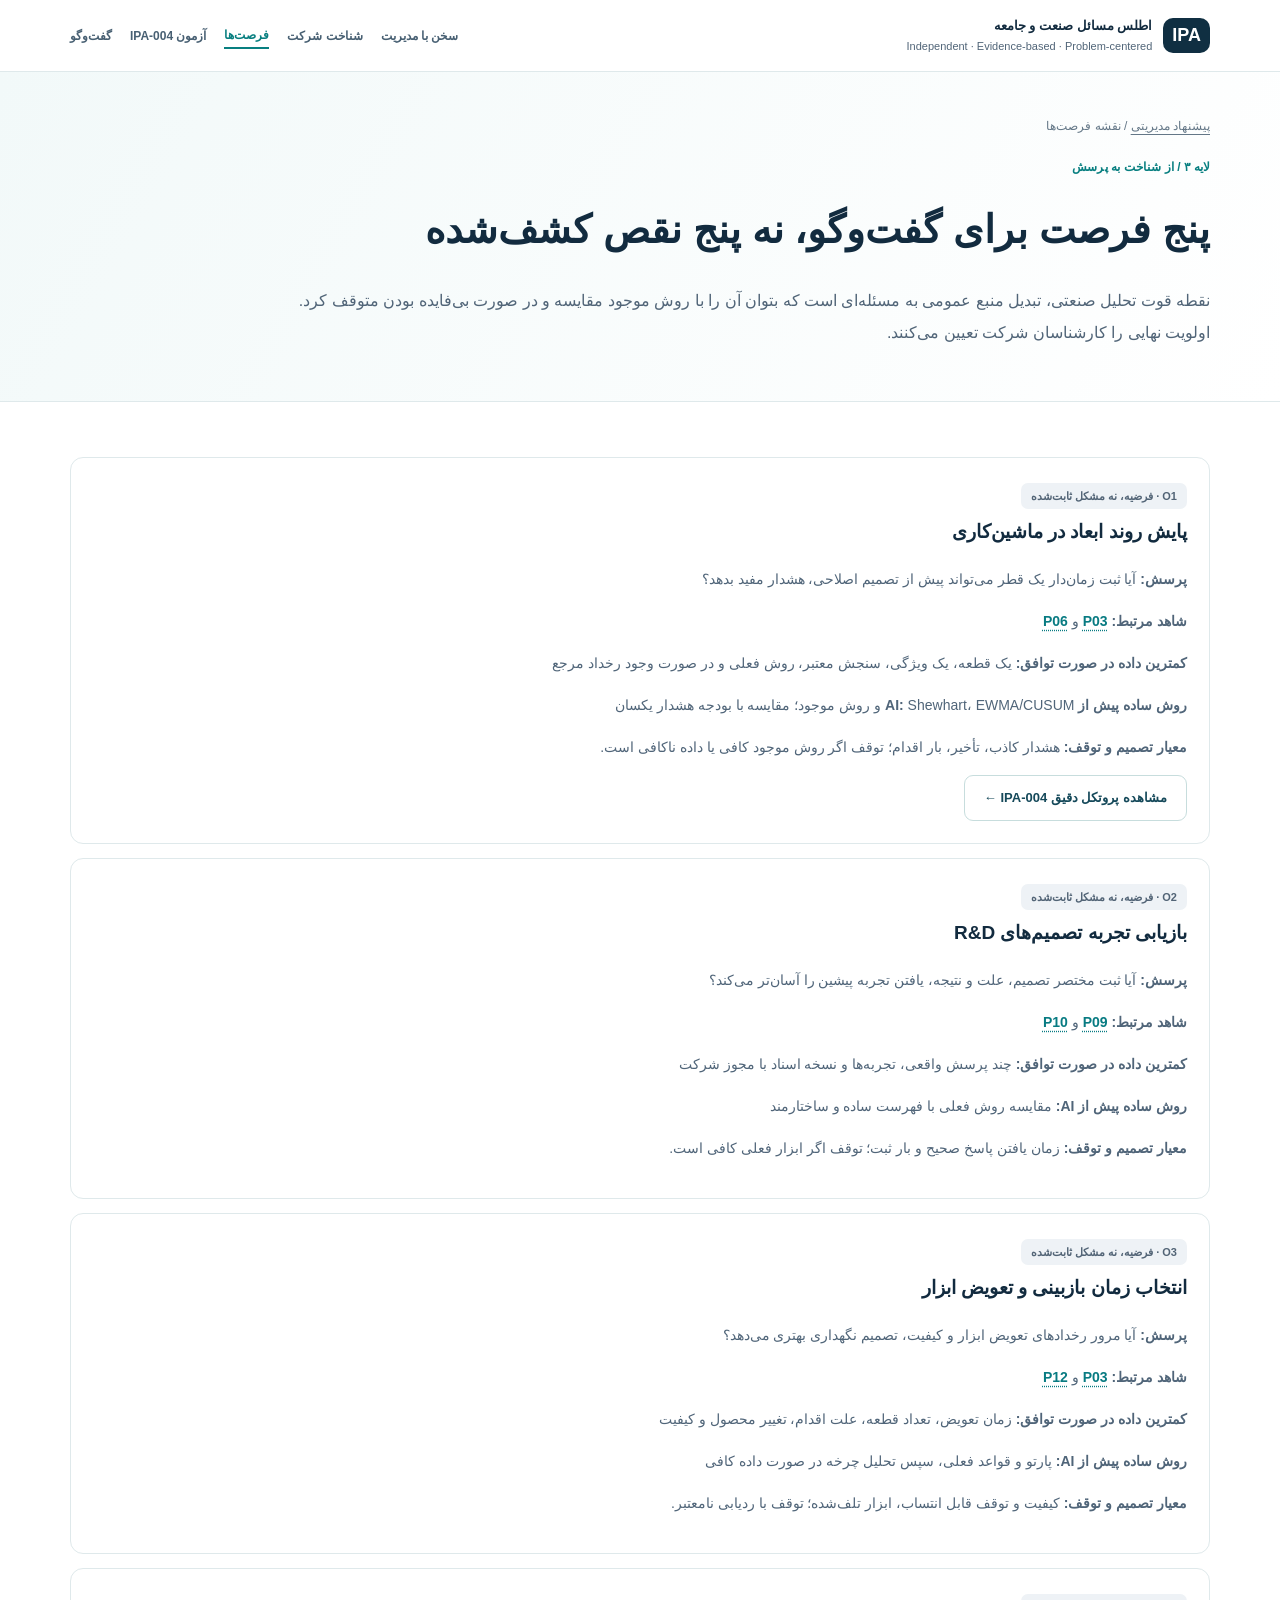
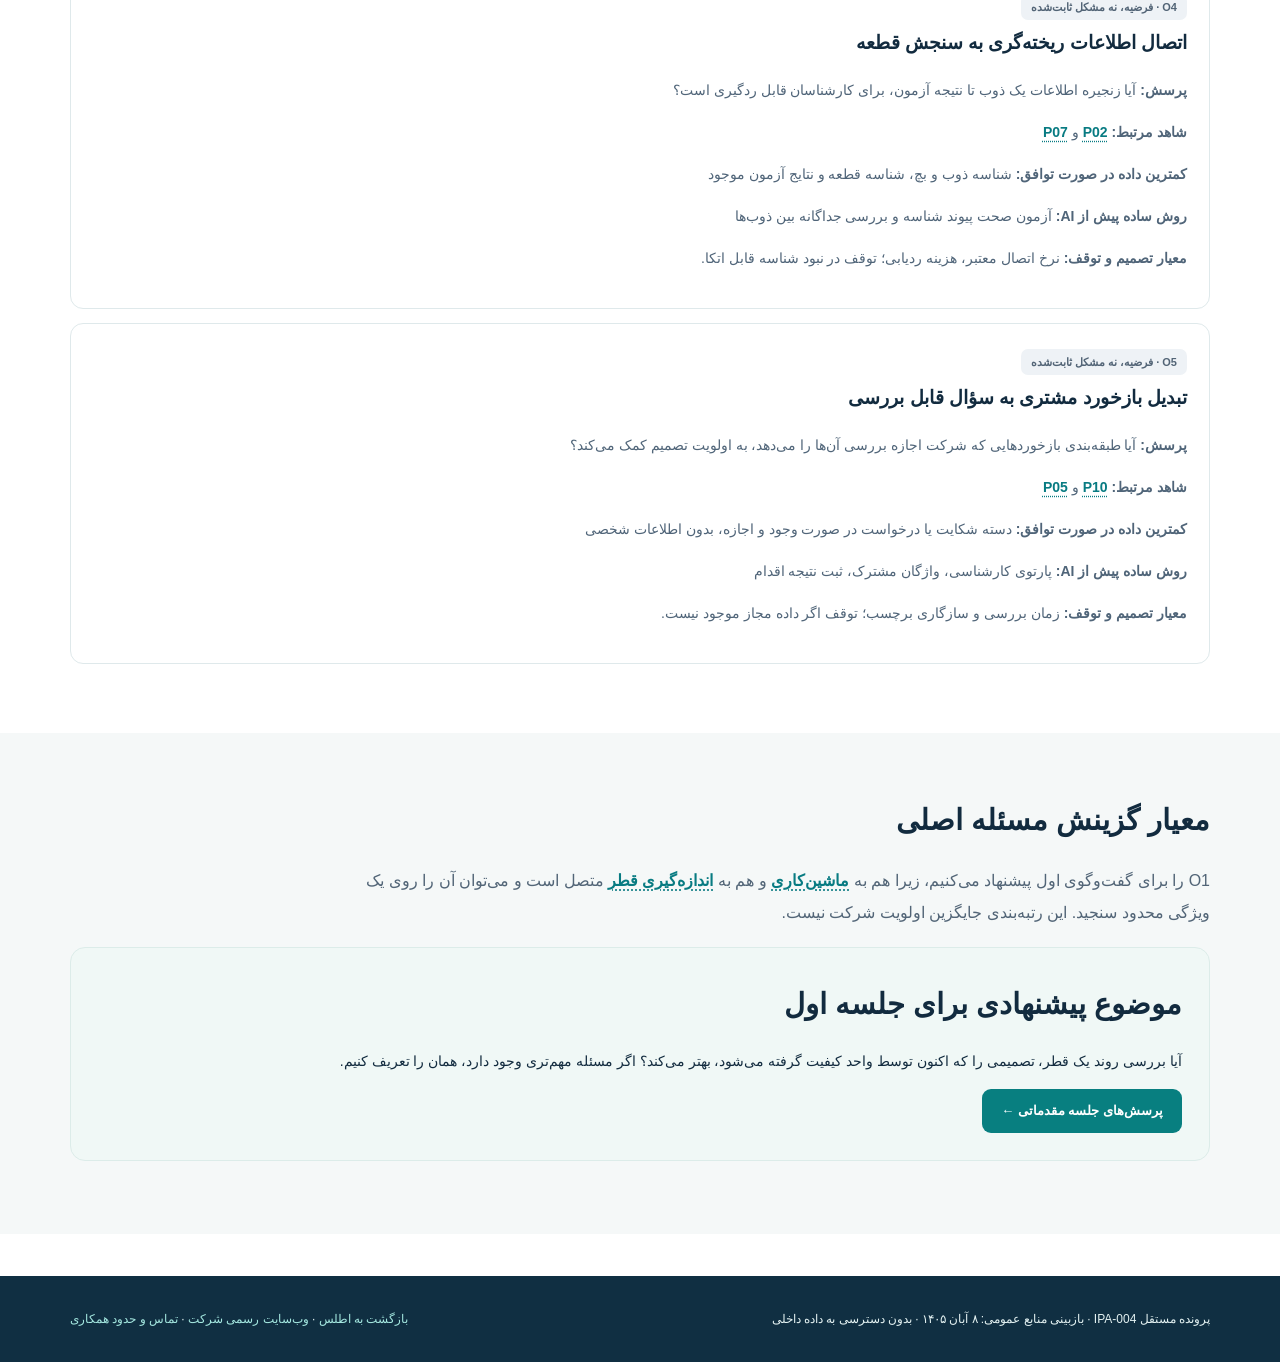
<file: companies/keyhan-sanat-ghaem/briefing/opportunities.html>
<!doctype html><html lang="fa" dir="rtl"><head><meta charset="utf-8"><meta name="viewport" content="width=device-width,initial-scale=1"><meta name="description" content="فرصت‌های مسئله‌محور بر اساس شواهد عمومی و با معیارهای توقف"><title>پنج فرصت پژوهشی کیهان صنعت قائم | اطلس مسائل صنعت و جامعه</title><link rel="stylesheet" href="assets/briefing.css"><link rel="canonical" href="https://hadisadoghiyazdi1971.github.io/industrial-problem-atlas/companies/keyhan-sanat-ghaem/briefing/opportunities.html"></head><body><a class="skip" href="#main">رفتن به متن اصلی</a><header class="masthead"><div class="wrap"><a class="brand" href="../../../"><span class="symbol">IPA</span><span><b>اطلس مسائل صنعت و جامعه</b><small>Independent · Evidence-based · Problem-centered</small></span></a><nav aria-label="بخش‌های پرونده"><a href="index.html" >سخن با مدیریت</a><a href="evidence.html" >شناخت شرکت</a><a href="opportunities.html" aria-current="page">فرصت‌ها</a><a href="pilot.html" >آزمون IPA-004</a><a href="collaboration.html" >گفت‌وگو</a></nav></div></header><main id="main"><section class="page-head"><div class="wrap"><div class="breadcrumbs"><a href="index.html">پیشنهاد مدیریتی</a> / نقشه فرصت‌ها</div><span class="eyebrow">لایه ۳ / از شناخت به پرسش</span><h1>پنج فرصت برای گفت‌وگو، نه پنج نقص کشف‌شده</h1><p>نقطه قوت تحلیل صنعتی، تبدیل منبع عمومی به مسئله‌ای است که بتوان آن را با روش موجود مقایسه و در صورت بی‌فایده بودن متوقف کرد. اولویت نهایی را کارشناسان شرکت تعیین می‌کنند.</p></div></section><section class="section"><div class="wrap"><article class="op-card" id="O1"><span class="tag neutral">O1 · فرضیه، نه مشکل ثابت‌شده</span><h2>پایش روند ابعاد در ماشین‌کاری</h2><p><b>پرسش:</b> آیا ثبت زمان‌دار یک قطر می‌تواند پیش از تصمیم اصلاحی، هشدار مفید بدهد؟</p><p><b>شاهد مرتبط:</b> <a class="inline-ref" href="evidence.html#P03">P03</a> و <a class="inline-ref" href="evidence.html#P06">P06</a></p><p><b>کمترین داده در صورت توافق:</b> یک قطعه، یک ویژگی، سنجش معتبر، روش فعلی و در صورت وجود رخداد مرجع</p><p><b>روش ساده پیش از AI:</b> Shewhart، EWMA/CUSUM و روش موجود؛ مقایسه با بودجه هشدار یکسان</p><p><b>معیار تصمیم و توقف:</b> هشدار کاذب، تأخیر، بار اقدام؛ توقف اگر روش موجود کافی یا داده ناکافی است.</p><a class="action alt" href="pilot.html">مشاهده پروتکل دقیق IPA-004 ←</a></article><article class="op-card" id="O2"><span class="tag neutral">O2 · فرضیه، نه مشکل ثابت‌شده</span><h2>بازیابی تجربه تصمیم‌های R&D</h2><p><b>پرسش:</b> آیا ثبت مختصر تصمیم، علت و نتیجه، یافتن تجربه پیشین را آسان‌تر می‌کند؟</p><p><b>شاهد مرتبط:</b> <a class="inline-ref" href="evidence.html#P09">P09</a> و <a class="inline-ref" href="evidence.html#P10">P10</a></p><p><b>کمترین داده در صورت توافق:</b> چند پرسش واقعی، تجربه‌ها و نسخه اسناد با مجوز شرکت</p><p><b>روش ساده پیش از AI:</b> مقایسه روش فعلی با فهرست ساده و ساختارمند</p><p><b>معیار تصمیم و توقف:</b> زمان یافتن پاسخ صحیح و بار ثبت؛ توقف اگر ابزار فعلی کافی است.</p></article><article class="op-card" id="O3"><span class="tag neutral">O3 · فرضیه، نه مشکل ثابت‌شده</span><h2>انتخاب زمان بازبینی و تعویض ابزار</h2><p><b>پرسش:</b> آیا مرور رخدادهای تعویض ابزار و کیفیت، تصمیم نگهداری بهتری می‌دهد؟</p><p><b>شاهد مرتبط:</b> <a class="inline-ref" href="evidence.html#P03">P03</a> و <a class="inline-ref" href="evidence.html#P12">P12</a></p><p><b>کمترین داده در صورت توافق:</b> زمان تعویض، تعداد قطعه، علت اقدام، تغییر محصول و کیفیت</p><p><b>روش ساده پیش از AI:</b> پارتو و قواعد فعلی، سپس تحلیل چرخه در صورت داده کافی</p><p><b>معیار تصمیم و توقف:</b> کیفیت و توقف قابل انتساب، ابزار تلف‌شده؛ توقف با ردیابی نامعتبر.</p></article><article class="op-card" id="O4"><span class="tag neutral">O4 · فرضیه، نه مشکل ثابت‌شده</span><h2>اتصال اطلاعات ریخته‌گری به سنجش قطعه</h2><p><b>پرسش:</b> آیا زنجیره اطلاعات یک ذوب تا نتیجه آزمون، برای کارشناسان قابل ردگیری است؟</p><p><b>شاهد مرتبط:</b> <a class="inline-ref" href="evidence.html#P02">P02</a> و <a class="inline-ref" href="evidence.html#P07">P07</a></p><p><b>کمترین داده در صورت توافق:</b> شناسه ذوب و بچ، شناسه قطعه و نتایج آزمون موجود</p><p><b>روش ساده پیش از AI:</b> آزمون صحت پیوند شناسه و بررسی جداگانه بین ذوب‌ها</p><p><b>معیار تصمیم و توقف:</b> نرخ اتصال معتبر، هزینه ردیابی؛ توقف در نبود شناسه قابل اتکا.</p></article><article class="op-card" id="O5"><span class="tag neutral">O5 · فرضیه، نه مشکل ثابت‌شده</span><h2>تبدیل بازخورد مشتری به سؤال قابل بررسی</h2><p><b>پرسش:</b> آیا طبقه‌بندی بازخوردهایی که شرکت اجازه بررسی آن‌ها را می‌دهد، به اولویت تصمیم کمک می‌کند؟</p><p><b>شاهد مرتبط:</b> <a class="inline-ref" href="evidence.html#P10">P10</a> و <a class="inline-ref" href="evidence.html#P05">P05</a></p><p><b>کمترین داده در صورت توافق:</b> دسته شکایت یا درخواست در صورت وجود و اجازه، بدون اطلاعات شخصی</p><p><b>روش ساده پیش از AI:</b> پارتوی کارشناسی، واژگان مشترک، ثبت نتیجه اقدام</p><p><b>معیار تصمیم و توقف:</b> زمان بررسی و سازگاری برچسب؛ توقف اگر داده مجاز موجود نیست.</p></article></div></section><section class="section soft"><div class="wrap"><h2>معیار گزینش مسئله اصلی</h2><p class="lead">O1 را برای گفت‌وگوی اول پیشنهاد می‌کنیم، زیرا هم به <a class="inline-ref" href="evidence.html#P03">ماشین‌کاری</a> و هم به <a class="inline-ref" href="evidence.html#P06">اندازه‌گیری قطر</a> متصل است و می‌توان آن را روی یک ویژگی محدود سنجید. این رتبه‌بندی جایگزین اولویت شرکت نیست.</p><div class="last"><h2>موضوع پیشنهادی برای جلسه اول</h2><p>آیا بررسی روند یک قطر، تصمیمی را که اکنون توسط واحد کیفیت گرفته می‌شود، بهتر می‌کند؟ اگر مسئله مهم‌تری وجود دارد، همان را تعریف کنیم.</p><a class="action" href="collaboration.html">پرسش‌های جلسه مقدماتی ←</a></div></div></section></main><footer class="foot"><div class="wrap"><span>پرونده مستقل IPA-004 · بازبینی منابع عمومی: ۸ آبان ۱۴۰۵ · بدون دسترسی به داده داخلی</span><span><a href="../../../">بازگشت به اطلس</a> · <a href="https://www.ksgco.com/" target="_blank" rel="noopener noreferrer">وب‌سایت رسمی شرکت</a> · <a href="collaboration.html">تماس و حدود همکاری</a></span></div></footer><script src="assets/briefing.js" defer></script></body></html>
</file>
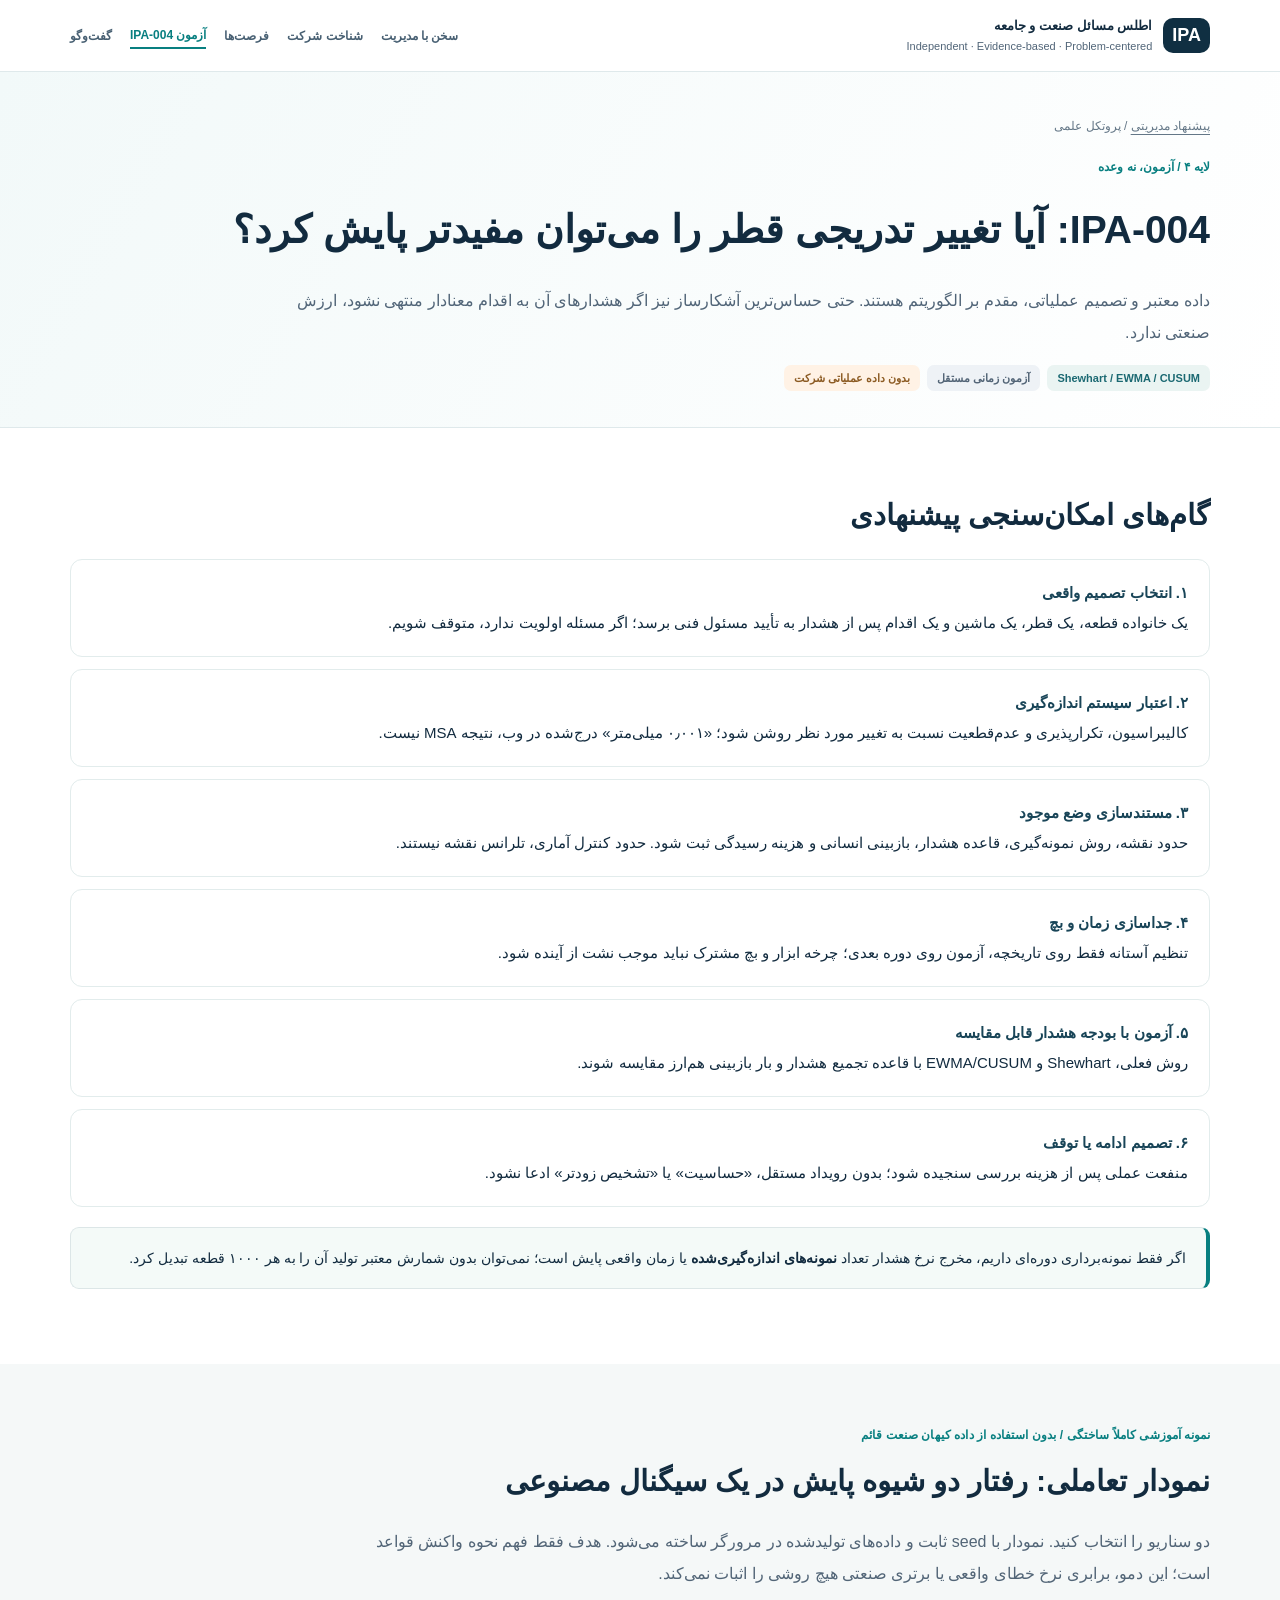
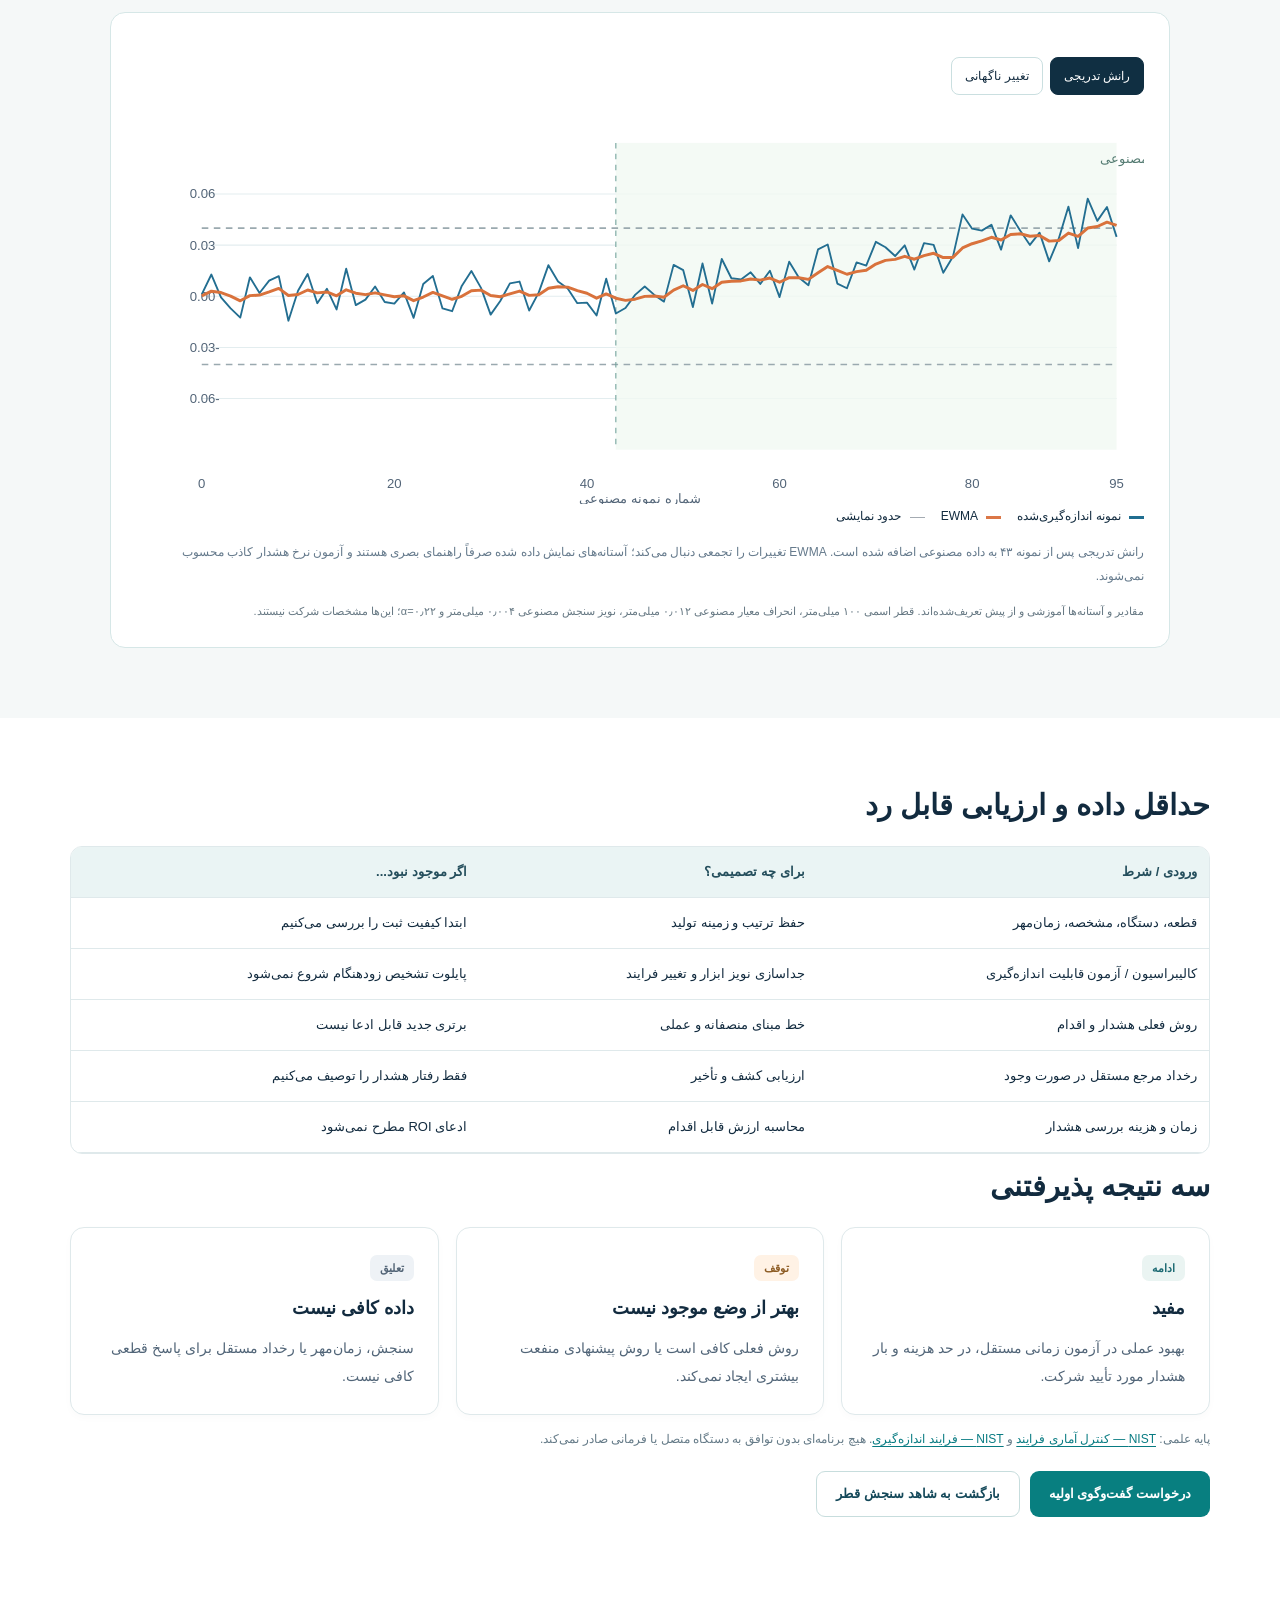
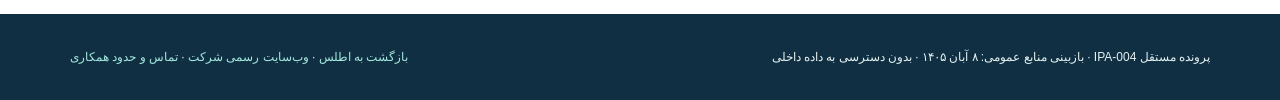
<file: companies/keyhan-sanat-ghaem/briefing/pilot.html>
<!doctype html><html lang="fa" dir="rtl"><head><meta charset="utf-8"><meta name="viewport" content="width=device-width,initial-scale=1"><meta name="description" content="طرح محدود آزمون پایش ابعادی با روش‌های آماری و نمودار مصنوعی تعاملی"><title>پروتکل IPA-004 و دموی مصنوعی | اطلس مسائل صنعت و جامعه</title><link rel="stylesheet" href="assets/briefing.css"><link rel="canonical" href="https://hadisadoghiyazdi1971.github.io/industrial-problem-atlas/companies/keyhan-sanat-ghaem/briefing/pilot.html"></head><body><a class="skip" href="#main">رفتن به متن اصلی</a><header class="masthead"><div class="wrap"><a class="brand" href="../../../"><span class="symbol">IPA</span><span><b>اطلس مسائل صنعت و جامعه</b><small>Independent · Evidence-based · Problem-centered</small></span></a><nav aria-label="بخش‌های پرونده"><a href="index.html" >سخن با مدیریت</a><a href="evidence.html" >شناخت شرکت</a><a href="opportunities.html" >فرصت‌ها</a><a href="pilot.html" aria-current="page">آزمون IPA-004</a><a href="collaboration.html" >گفت‌وگو</a></nav></div></header><main id="main">
<section class="page-head"><div class="wrap"><div class="breadcrumbs"><a href="index.html">پیشنهاد مدیریتی</a> / پروتکل علمی</div><span class="eyebrow">لایه ۴ / آزمون، نه وعده</span><h1>IPA-004: آیا تغییر تدریجی قطر را می‌توان مفیدتر پایش کرد؟</h1><p>داده معتبر و تصمیم عملیاتی، مقدم بر الگوریتم هستند. حتی حساس‌ترین آشکارساز نیز اگر هشدارهای آن به اقدام معنادار منتهی نشود، ارزش صنعتی ندارد.</p><div class="taxonomy"><span class="tag">Shewhart / EWMA / CUSUM</span><span class="tag neutral">آزمون زمانی مستقل</span><span class="tag unknown">بدون داده عملیاتی شرکت</span></div></div></section>
<section class="section"><div class="wrap"><h2>گام‌های امکان‌سنجی پیشنهادی</h2><ol class="steps-list"><li><b>۱. انتخاب تصمیم واقعی</b> یک خانواده قطعه، یک قطر، یک ماشین و یک اقدام پس از هشدار به تأیید مسئول فنی برسد؛ اگر مسئله اولویت ندارد، متوقف شویم.</li><li><b>۲. اعتبار سیستم اندازه‌گیری</b> کالیبراسیون، تکرارپذیری و عدم‌قطعیت نسبت به تغییر مورد نظر روشن شود؛ «۰٫۰۰۱ میلی‌متر» درج‌شده در وب، نتیجه MSA نیست.</li><li><b>۳. مستندسازی وضع موجود</b> حدود نقشه، روش نمونه‌گیری، قاعده هشدار، بازبینی انسانی و هزینه رسیدگی ثبت شود. حدود کنترل آماری، تلرانس نقشه نیستند.</li><li><b>۴. جداسازی زمان و بچ</b> تنظیم آستانه فقط روی تاریخچه، آزمون روی دوره بعدی؛ چرخه ابزار و بچ مشترک نباید موجب نشت از آینده شود.</li><li><b>۵. آزمون با بودجه هشدار قابل مقایسه</b> روش فعلی، Shewhart و EWMA/CUSUM با قاعده تجمیع هشدار و بار بازبینی هم‌ارز مقایسه شوند.</li><li><b>۶. تصمیم ادامه یا توقف</b> منفعت عملی پس از هزینه بررسی سنجیده شود؛ بدون رویداد مستقل، «حساسیت» یا «تشخیص زودتر» ادعا نشود.</li></ol>
<div class="callout">اگر فقط نمونه‌برداری دوره‌ای داریم، مخرج نرخ هشدار تعداد <b>نمونه‌های اندازه‌گیری‌شده</b> یا زمان واقعی پایش است؛ نمی‌توان بدون شمارش معتبر تولید آن را به هر ۱۰۰۰ قطعه تبدیل کرد.</div></div></section>
<section class="section soft"><div class="wrap"><div class="section-title"><span class="eyebrow">نمونه آموزشی کاملاً ساختگی / بدون استفاده از داده کیهان صنعت قائم</span><h2>نمودار تعاملی: رفتار دو شیوه پایش در یک سیگنال مصنوعی</h2><p class="lead">دو سناریو را انتخاب کنید. نمودار با seed ثابت و داده‌های تولیدشده در مرورگر ساخته می‌شود. هدف فقط فهم نحوه واکنش قواعد است؛ این دمو، برابری نرخ خطای واقعی یا برتری صنعتی هیچ روشی را اثبات نمی‌کند.</p></div><figure class="interactive" id="synthetic-demo"><div class="filters" role="group" aria-label="سناریوهای مصنوعی"><button class="scenario" type="button" data-scenario="drift" aria-pressed="true">رانش تدریجی</button><button class="scenario" type="button" data-scenario="step" aria-pressed="false">تغییر ناگهانی</button></div><svg id="signal-chart" viewBox="0 0 920 350" role="img" aria-label="نمودار داده مصنوعی خام و میانگین متحرک نمایی"></svg><div class="chart-legend"><span><i class="swatch"></i> نمونه اندازه‌گیری‌شده</span><span><i class="swatch orange"></i> EWMA</span><span><i class="swatch dotted"></i> حدود نمایشی</span></div><p id="demo-explanation" class="note" role="status">در حال ترسیم داده مصنوعی...</p><figcaption>مقادیر و آستانه‌ها آموزشی و از پیش تعریف‌شده‌اند. قطر اسمی ۱۰۰ میلی‌متر، انحراف معیار مصنوعی ۰٫۰۱۲ میلی‌متر، نویز سنجش مصنوعی ۰٫۰۰۴ میلی‌متر و α=۰٫۲۲؛ این‌ها مشخصات شرکت نیستند.</figcaption></figure></div></section>
<section class="section"><div class="wrap"><h2>حداقل داده و ارزیابی قابل رد</h2><div class="table-scroll"><table class="data-table"><thead><tr><th>ورودی / شرط</th><th>برای چه تصمیمی؟</th><th>اگر موجود نبود...</th></tr></thead><tbody><tr><td>قطعه، دستگاه، مشخصه، زمان‌مهر</td><td>حفظ ترتیب و زمینه تولید</td><td>ابتدا کیفیت ثبت را بررسی می‌کنیم</td></tr><tr><td>کالیبراسیون / آزمون قابلیت اندازه‌گیری</td><td>جداسازی نویز ابزار و تغییر فرایند</td><td>پایلوت تشخیص زودهنگام شروع نمی‌شود</td></tr><tr><td>روش فعلی هشدار و اقدام</td><td>خط مبنای منصفانه و عملی</td><td>برتری جدید قابل ادعا نیست</td></tr><tr><td>رخداد مرجع مستقل در صورت وجود</td><td>ارزیابی کشف و تأخیر</td><td>فقط رفتار هشدار را توصیف می‌کنیم</td></tr><tr><td>زمان و هزینه بررسی هشدار</td><td>محاسبه ارزش قابل اقدام</td><td>ادعای ROI مطرح نمی‌شود</td></tr></tbody></table></div><h2>سه نتیجه پذیرفتنی</h2><div class="grid3"><div class="layer-link"><span class="tag">ادامه</span><h3>مفید</h3><p>بهبود عملی در آزمون زمانی مستقل، در حد هزینه و بار هشدار مورد تأیید شرکت.</p></div><div class="layer-link"><span class="tag unknown">توقف</span><h3>بهتر از وضع موجود نیست</h3><p>روش فعلی کافی است یا روش پیشنهادی منفعت بیشتری ایجاد نمی‌کند.</p></div><div class="layer-link"><span class="tag neutral">تعلیق</span><h3>داده کافی نیست</h3><p>سنجش، زمان‌مهر یا رخداد مستقل برای پاسخ قطعی کافی نیست.</p></div></div><p class="cite">پایه علمی: <a href="https://www.itl.nist.gov/div898/handbook/pmc/section1/pmc12.htm" rel="noopener noreferrer" target="_blank">NIST — کنترل آماری فرایند</a> و <a href="https://www.nist.gov/publications/nistsematech-engineering-statistics-handbook-chapter-2-measurement-process" target="_blank" rel="noopener noreferrer">NIST — فرایند اندازه‌گیری</a>. هیچ برنامه‌ای بدون توافق به دستگاه متصل یا فرمانی صادر نمی‌کند.</p><div class="actions"><a class="action" href="collaboration.html">درخواست گفت‌وگوی اولیه</a><a class="action alt" href="evidence.html#P06">بازگشت به شاهد سنجش قطر</a></div></div></section>
</main><footer class="foot"><div class="wrap"><span>پرونده مستقل IPA-004 · بازبینی منابع عمومی: ۸ آبان ۱۴۰۵ · بدون دسترسی به داده داخلی</span><span><a href="../../../">بازگشت به اطلس</a> · <a href="https://www.ksgco.com/" target="_blank" rel="noopener noreferrer">وب‌سایت رسمی شرکت</a> · <a href="collaboration.html">تماس و حدود همکاری</a></span></div></footer><script src="assets/briefing.js" defer></script></body></html>
</file>
<file: assets/style.css>
:root{--ink:#203147;--sub:#536579;--navy:#0e273b;--teal:#127b80;--teal-dark:#0e6166;--line:#dce5e9;--paper:#f6f9fa;--white:#fff;--warm:#fff8ea;--shadow:0 14px 40px rgba(15,38,52,.055)}
*{box-sizing:border-box}html{scroll-behavior:smooth}body{margin:0;font-family:Tahoma,"Segoe UI",Arial,sans-serif;background:#fff;color:var(--ink);line-height:1.95;font-size:15px}a{color:inherit;text-decoration:none}a:focus-visible,button:focus-visible,input:focus-visible,select:focus-visible{outline:3px solid #58c7c4;outline-offset:3px}h1,h2,h3,p{margin-top:0}h1,h2,h3{line-height:1.55}h1{font-size:clamp(30px,4.2vw,53px);letter-spacing:-1px}h2{font-size:clamp(23px,2.6vw,33px)}h3{font-size:19px}.shell{width:min(1110px,calc(100% - 44px));margin-inline:auto}.sr-only{position:absolute;width:1px;height:1px;overflow:hidden;clip:rect(0,0,0,0)}.skip{position:absolute;right:12px;top:-100px;background:#fff;z-index:30}.skip:focus{top:8px}
.site-header{position:relative;z-index:5;background:#fff;border-bottom:1px solid var(--line)}.nav-wrap{display:flex;align-items:center;justify-content:space-between;gap:25px;min-height:83px}.brand{display:flex;align-items:center;gap:11px;white-space:nowrap}.brand-mark{background:var(--navy);color:#fff;display:inline-flex;align-items:center;justify-content:center;border-radius:12px;padding:10px 8px;letter-spacing:-.7px;font:bold 20px Arial;min-width:54px;height:48px;direction:ltr}.brand-mark span{color:#64dbcf}.brand b{display:block;font-size:15px;line-height:1.5}.brand small{display:block;font:11px Arial;color:var(--sub);direction:ltr;text-align:right}.nav-wrap nav{display:flex;align-items:center;gap:23px;flex-wrap:wrap}.nav-wrap nav a{color:#506174;font-size:13px;font-weight:bold;transition:color .2s}.nav-wrap nav a:hover,.nav-wrap nav a.active{color:var(--teal)}
.hero{background:linear-gradient(115deg,#f2fafa 0%,#f7fbfc 50%,#f0f6f8 100%);border-bottom:1px solid #e5ecef}.hero-inner{display:grid;grid-template-columns:minmax(0,1.2fr) minmax(290px,.65fr);gap:60px;align-items:center;padding-block:75px 78px}.eyebrow,.overline{font-size:12px;color:var(--teal);font-weight:bold;letter-spacing:.15px}.eyebrow{margin-bottom:20px}.dot{display:inline-block;width:8px;height:8px;background:#0a9a7c;border-radius:100%;margin-left:7px}.hero h1{max-width:700px;margin-bottom:18px}.hero h1 em{font-style:normal;color:var(--teal)}.hero-lead{font-size:18px;color:#4d6470;max-width:680px;line-height:2.05}.hero-actions{display:flex;gap:11px;flex-wrap:wrap;margin-top:26px}.btn{display:inline-flex;align-items:center;justify-content:center;border-radius:10px;padding:11px 21px;font-weight:bold;font-size:13px;border:1px solid transparent;min-height:45px;transition:transform .15s,background .15s}.btn:hover{transform:translateY(-2px)}.btn.primary{background:var(--teal);color:#fff}.btn.primary:hover{background:var(--teal-dark)}.btn.ghost{border-color:#bad5d8;color:#1e5058;background:#fff}.btn.light{background:#fff;color:var(--navy)}.hero-note{font-size:12px;margin-top:23px;margin-bottom:0;color:#677985}.hero-panel{background:#fff;border:1px solid #d9e8e9;box-shadow:var(--shadow);border-radius:18px;padding:28px 29px}.hero-panel>.overline{margin-bottom:22px;display:block}.process-step{display:flex;align-items:center;gap:16px;position:relative;padding-bottom:20px}.process-step:not(:last-child)::after{content:"";position:absolute;right:19px;top:45px;width:1px;height:24px;background:#c7dcdd}.process-step:last-child{padding-bottom:0}.process-step>span{border-radius:11px;display:flex;align-items:center;justify-content:center;font:bold 14px Arial;flex:0 0 40px;height:40px;background:#e5f4f2;color:#087d79}.process-step b{display:block;font-size:14px}.process-step small{display:block;font-size:12px;color:#667789}
.section{padding-block:69px 60px}.section-heading{display:flex;justify-content:space-between;align-items:end;gap:15px;margin-bottom:27px}.section-heading h2{margin:9px 0 5px}.section-heading p{color:var(--sub);margin:0}.count{font-size:12px;border:1px solid var(--line);border-radius:30px;white-space:nowrap;padding:4px 12px;color:var(--sub)}.filters{display:flex;align-items:center;gap:12px;margin-bottom:22px}.search-wrap{flex:1}.filters input,.filters select{background:#fff;border:1px solid #cddae0;border-radius:9px;padding:12px 14px;min-height:46px;color:var(--ink);font-family:inherit}.filters input{width:100%}.filter-wrap{display:flex;align-items:center;gap:10px;color:var(--sub);font-size:13px;white-space:nowrap}.problem-grid{display:grid;grid-template-columns:repeat(3,minmax(0,1fr));gap:18px}.problem-card{border:1px solid var(--line);border-radius:14px;padding:23px 22px 21px;display:flex;flex-direction:column;box-shadow:0 3px 12px rgba(10,36,57,.025);min-height:289px;transition:border-color .2s,transform .2s,box-shadow .2s}.problem-card:hover{border-color:#86bcc0;transform:translateY(-3px);box-shadow:var(--shadow)}.problem-card.featured{border-top:4px solid var(--teal);padding-top:20px}.card-top,.card-bottom{display:flex;align-items:center;justify-content:space-between;gap:8px}.id-label{direction:ltr;font:bold 12px Arial;color:#728293}.status-pill{display:inline-block;border-radius:6px;padding:3px 10px;font-size:11px;font-weight:bold;line-height:1.7;background:#f4f0e5;color:#87631a}.status-needs_data,.status-data{background:#eaf1fc;color:#275c98}.status-pilot{background:#e4f2fc;color:#175c88}.status-validated{background:#e0f6e9;color:#14613d}.problem-card h3{margin:21px 0 9px;font-size:19px}.card-title:hover,.text-link:hover{color:var(--teal)}.card-desc{color:var(--sub);font-size:13px;line-height:2.05;margin-bottom:25px}.card-bottom{margin-top:auto;border-top:1px solid var(--line);padding-top:14px;font-size:12px}.sector-label{color:#4c6275;font-size:12px}.card-link,.text-link{color:var(--teal);font-weight:bold}.notice{background:#f5f8fa;border:1px dashed #bfd0d6;border-radius:10px;color:var(--sub);padding:22px;grid-column:1/-1}.notice.error{border-color:#dbb0a8;background:#fff8f5}
.principles-section{padding-bottom:75px}.principles{border-top:1px solid var(--line);display:grid;grid-template-columns:repeat(3,1fr);gap:29px;margin-top:13px;padding-top:25px}.principles article>span{color:var(--teal);font-size:24px;font-weight:bold}.principles h3{margin:10px 0 4px}.principles p{color:var(--sub);font-size:13px}.close-cta{background:var(--navy);color:#fff;padding:33px 38px;margin-bottom:70px;border-radius:17px;display:flex;align-items:center;justify-content:space-between;gap:22px}.close-cta .overline{color:#79dad0}.close-cta h2{font-size:25px;margin:7px 0}.close-cta p{color:#c1d5df;font-size:13px;margin-bottom:0;max-width:730px}.close-cta .btn{white-space:nowrap}.footer{border-top:1px solid var(--line);background:#f8fafb}.footer-inner{display:flex;justify-content:space-between;gap:15px;flex-wrap:wrap;padding-block:24px;color:#637688;font-size:11px}.footer a:hover{color:var(--teal)}
.content-page{padding-block:57px 80px;max-width:1080px}.content-page h1{margin:9px 0 14px}.content-page .intro{font-size:17px;line-height:2.1;color:var(--sub);max-width:940px;margin-bottom:37px}.content-page h2{font-size:24px;margin-top:40px;margin-bottom:15px}.content-page p{color:#4e6173}.three-cols{display:grid;grid-template-columns:repeat(3,1fr);gap:16px}.two-cols{display:grid;grid-template-columns:repeat(2,1fr);gap:17px}.info-card{border:1px solid var(--line);background:#fff;border-radius:13px;padding:26px}.info-card h2,.info-card h3{margin-top:9px}.info-card p{font-size:13px}.big-num{font:22px Arial;color:var(--teal)}.tick-list{padding-right:19px;margin-bottom:0}.tick-list li{margin-bottom:11px}.note{padding:20px 23px;margin:29px 0;background:#f2f8f7;border-right:4px solid var(--teal);border-radius:8px;color:#345461}.table-container{overflow-x:auto;border:1px solid var(--line);border-radius:11px}table{border-collapse:collapse;width:100%}th,td{text-align:right;padding:12px 18px;border-bottom:1px solid var(--line)}th{background:#f5f8fa}tr:last-child td{border-bottom:0}code{font-family:Consolas,monospace;direction:ltr;display:inline-block;background:#eff3f6;border-radius:4px;padding:1px 6px}.subdued{font-size:12px;color:var(--sub)}.steps{display:grid;grid-template-columns:repeat(4,1fr);gap:15px}.steps>div{border:1px solid var(--line);border-radius:10px;padding:20px}.steps span{display:flex;width:35px;height:35px;align-items:center;justify-content:center;border-radius:50%;background:#e5f4f2;color:var(--teal);margin-bottom:11px;font-weight:bold}.steps b{display:block}.steps p{font-size:12px;margin-top:7px;margin-bottom:0}.contact-panel{display:flex;justify-content:space-between;align-items:center;gap:30px;padding:29px 32px;margin:45px 0 17px;border-radius:13px;background:#edf7f7}.contact-panel h2{margin-top:0}.contact-panel p{margin-bottom:0}.contact-panel .btn{white-space:nowrap}.policy-list{padding-right:27px}.policy-list li{margin-bottom:13px}.status-list{border:1px solid var(--line);border-radius:10px;padding:5px 22px}.status-list>div{display:flex;align-items:center;gap:20px;padding:14px 0}.status-list>div:not(:last-child){border-bottom:1px solid var(--line)}.status-list p{margin:0}
.detail-main{padding-block:30px 80px}.back-link{font-size:12px;color:var(--teal);display:inline-block;margin-bottom:20px}.detail-hero{padding:35px 0 26px;border-bottom:1px solid var(--line)}.detail-meta{display:flex;align-items:center;gap:12px}.detail-hero h1{font-size:clamp(25px,3.4vw,40px);margin:19px 0 5px}.english-title{direction:ltr;text-align:right;font-size:13px;color:#74889c;margin-bottom:10px}.detail-summary{font-size:17px;color:#516779;max-width:780px}.evidence-banner{display:flex;flex-direction:column;gap:4px;background:#fff8e9;border:1px solid #f1dfb7;color:#705521;padding:14px 17px;border-radius:9px;margin-top:20px;font-size:12px}.detail-layout{display:grid;grid-template-columns:minmax(0,1fr) 295px;gap:54px;margin-top:26px}.detail-section{padding:13px 0 21px;border-bottom:1px solid var(--line)}.detail-section h2{font-size:20px;margin-bottom:14px}.detail-section p{color:#4b6073}.detail-list{padding-right:23px;color:#4c6071}.detail-list li{padding:3px 0 9px}.detail-list li::marker{color:var(--teal)}.detail-side{padding-top:17px}.sidebar-card{background:#f7fafa;border:1px solid var(--line);border-radius:12px;padding:21px;margin-bottom:15px}.sidebar-card h3{margin:10px 0;font-size:17px}.sidebar-card p,.sidebar-card li{font-size:12px;color:#51687a}.sidebar-card .detail-list{padding-right:20px}.sidebar-btn{width:100%;margin-top:10px}.reference-tag{color:#7b8b92;font-size:11px}
@media(max-width:900px){.nav-wrap{flex-direction:column;align-items:flex-start;gap:8px;padding:18px 0}.nav-wrap nav{gap:15px}.hero-inner{gap:24px}.problem-grid{grid-template-columns:repeat(2,1fr)}.detail-layout{gap:25px;grid-template-columns:minmax(0,1fr) 245px}.steps{grid-template-columns:repeat(2,1fr)}}
@media(max-width:670px){.shell{width:min(100% - 30px,1110px)}body{font-size:14px}.nav-wrap nav{gap:10px 17px}.nav-wrap nav a{font-size:11px}.hero-inner{display:block;padding-block:44px}.hero-panel{margin-top:28px}.hero-lead{font-size:15px}.section{padding-block:42px}.section-heading{align-items:flex-start;flex-direction:column}.filters{flex-direction:column;align-items:stretch}.filter-wrap{justify-content:space-between}.filter-wrap select{width:70%}.problem-grid,.three-cols,.two-cols,.principles,.detail-layout{grid-template-columns:1fr}.problem-card{min-height:auto}.steps{grid-template-columns:1fr}.close-cta,.contact-panel{flex-direction:column;align-items:stretch}.close-cta{margin-bottom:40px;padding:25px}.footer-inner{flex-direction:column}.detail-hero{padding-top:17px}.status-list>div{flex-direction:column;align-items:flex-start;gap:6px}}
@media(prefers-reduced-motion:reduce){*,*::before,*::after{scroll-behavior:auto!important;transition:none!important}}
</file>
<file: companies/keyhan-sanat-ghaem/briefing/assets/briefing.css>
@import url('');
:root{--ink:#122b3f;--muted:#516578;--blue:#0e4d66;--teal:#087f80;--teal2:#0e616b;--line:#dfe9eb;--paper:#f5f8f8;--white:#fff;--amber:#a26721;--mint:#e8f5f0;--night:#102f42;--shadow:0 16px 38px rgba(11,43,56,.065)}
*{box-sizing:border-box}html{scroll-behavior:smooth}body{margin:0;background:#fff;color:var(--ink);font-family:Tahoma,"Segoe UI",Arial,sans-serif;line-height:2;font-size:15px}a{color:inherit;text-decoration:none}button{font:inherit}a:focus-visible,button:focus-visible,summary:focus-visible,input:focus-visible{outline:3px solid #2ebbb4;outline-offset:3px}a:hover{color:var(--teal)}.skip{position:absolute;top:-80px;right:1rem;background:white;z-index:300;padding:.5rem}.skip:focus{top:1rem}.wrap{width:min(1140px,calc(100% - 40px));margin:auto}.masthead{background:#fff;border-bottom:1px solid var(--line);position:sticky;top:0;z-index:40}.masthead .wrap{display:flex;align-items:center;justify-content:space-between;gap:14px;min-height:71px}.brand{display:flex;align-items:center;gap:11px}.symbol{direction:ltr;background:var(--night);color:#fff;border-radius:10px;padding:7px 9px;font:bold 18px Arial}.brand b{display:block;font-size:13px;line-height:1.6}.brand small{display:block;font:11px Arial;color:var(--muted);line-height:1.7}.masthead nav{display:flex;gap:18px;align-items:center;flex-wrap:wrap}.masthead nav a{font-size:12px;font-weight:bold;color:#486073}.masthead nav a[aria-current="page"]{color:var(--teal);border-bottom:2px solid var(--teal)}.eyebrow{font-size:12px;font-weight:800;color:var(--teal);letter-spacing:.1px}.stage{border:1px solid #d5e6e7;color:#2e6d75;padding:2px 12px;border-radius:999px;font-size:11px;font-weight:bold;white-space:nowrap}.hero{background:linear-gradient(130deg,#eff9f6,#f6fafa 55%,#edf4f6);padding:64px 0 60px;border-bottom:1px solid #deeeee}.hero-grid{display:grid;grid-template-columns:1.4fr .8fr;gap:55px;align-items:center}.hero h1{font-size:clamp(31px,4.4vw,53px);line-height:1.45;letter-spacing:-.7px;margin:15px 0}.hero h1 em{font-style:normal;color:var(--teal)}.hero p{font-size:17px;color:#3d5a6a;max-width:710px;line-height:2.05}.hero .decision{font-size:13px;border-right:3px solid var(--teal);padding-right:13px;max-width:740px;margin-top:20px}.actions{display:flex;gap:10px;flex-wrap:wrap;margin-top:20px}.action{border-radius:9px;display:inline-flex;align-items:center;justify-content:center;padding:9px 19px;min-height:43px;background:var(--teal);color:#fff;font-size:13px;font-weight:bold}.action:hover{background:var(--teal2);color:#fff}.action.alt{background:#fff;border:1px solid #c7dddd;color:#15495a}.action.outline{background:transparent;border:1px solid #aecbd0;color:var(--teal2)}.hero-plate{background:#fff;border:1px solid #dbe6e8;box-shadow:var(--shadow);border-radius:18px;padding:26px}.hero-plate h2{font-size:17px;margin:0 0 14px}.trail-item{display:flex;gap:14px;border-bottom:1px solid #edf1f2;padding:11px 0;font-size:13px}.trail-item:last-child{border:0}.trail-item span{font:700 12px Arial;color:var(--teal);background:#e9f5f2;border-radius:8px;padding:4px 9px;height:max-content}.trail-item b{display:block}.trail-item small{display:block;color:#687985}.section{padding:55px 0}.section .lead{font-size:16px;color:#526577;max-width:860px}.section h2{font-size:clamp(22px,2.5vw,29px);margin:3px 0 12px}.section h3{font-size:18px}.section-title{margin:0 0 22px}.soft{background:var(--paper)}.grid2{display:grid;grid-template-columns:repeat(2,minmax(0,1fr));gap:17px}.grid3{display:grid;grid-template-columns:repeat(3,minmax(0,1fr));gap:17px}.layer-link{border:1px solid var(--line);background:white;border-radius:14px;padding:24px;display:block;box-shadow:0 3px 8px rgba(10,45,53,.02);transition:transform .15s,border-color .15s;position:relative}.layer-link:hover{transform:translateY(-3px);border-color:#88b8b8}.layer-link .no{font:700 13px Arial;color:var(--teal)}.layer-link h3{margin:8px 0}.layer-link p{color:var(--muted);font-size:14px;margin:0}.layer-link .goto{font-size:12px;color:var(--teal);font-weight:bold;display:block;margin-top:14px}.kicker{color:var(--teal);font-weight:bold;font-size:12px}.page-head{background:linear-gradient(120deg,#f2f9f9,#fff);padding:42px 0 36px;border-bottom:1px solid var(--line)}.page-head h1{font-size:clamp(27px,3.6vw,39px);margin:10px 0}.page-head p{max-width:950px;color:var(--muted);font-size:16px}.breadcrumbs{font-size:12px;color:#647787;margin-bottom:13px}.breadcrumbs a{text-decoration:underline;text-underline-offset:4px}.callout{border:1px solid #dce6e7;border-right:4px solid var(--teal);border-radius:9px;padding:16px 20px;background:#f4faf8;font-size:14px;margin:20px 0}.callout.warn{background:#fffaf2;border-color:#f0e1ca;border-right-color:var(--amber)}.lens{display:inline;color:#075e69;border:0;border-bottom:1px dotted #0a7c7c;font-weight:bold;background:transparent;padding:0 1px;cursor:pointer;font-size:inherit}.lens:after{content:' ↗';font-size:10px}.taxonomy{display:flex;flex-wrap:wrap;gap:7px}.tag{display:inline-block;background:#eaf4f2;color:#1b6972;border-radius:7px;padding:2px 10px;font-size:11px;font-weight:bold}.tag.neutral{background:#eef2f6;color:#526476}.tag.unknown{background:#fff2e5;color:#8c5b23}.evidence{border:1px solid var(--line);background:#fff;border-radius:13px;padding:20px 22px;margin:0 0 15px;scroll-margin-top:100px}.evidence:target{border-color:var(--teal);box-shadow:0 0 0 4px #d7efeb}.evidence h3{margin:6px 0 10px}.evidence p{margin:5px 0;font-size:14px}.evidence .meta{display:flex;gap:6px;flex-wrap:wrap;align-items:center}.evidence .ref{display:block;word-break:break-all;font:12px Arial;color:#0b6e78;direction:ltr;text-align:left;margin-top:8px}.evidence .unknown-row{font-size:13px;background:#fcf8f1;padding:8px 12px;border-radius:8px}.note{font-size:12px;color:#657a8c}.filters{display:flex;align-items:center;flex-wrap:wrap;gap:7px;margin:19px 0 26px}.filter-btn,.scenario{background:#fff;border:1px solid #cadfe0;border-radius:8px;padding:6px 13px;cursor:pointer;font-size:12px;color:var(--ink)}.filter-btn[aria-pressed="true"],.scenario[aria-pressed="true"]{background:var(--night);color:white;border-color:var(--night)}.diagram{border:1px solid var(--line);padding:22px;border-radius:14px;background:white;display:flex;gap:12px;flex-wrap:wrap;align-items:center}.step{flex:1;min-width:142px;text-align:center;border-radius:11px;background:#eef8f7;padding:17px 12px;border:1px solid #d1e7e3}.step b{display:block;font-size:14px}.step small{display:block;font-size:11px;color:var(--muted)}.connector{font-size:21px;color:#77b2b3}.steps-list{counter-reset:steps;display:grid;gap:12px;padding:0;list-style:none}.steps-list li{border:1px solid #e2ecec;border-radius:12px;padding:18px 21px;background:#fff}.steps-list b{display:block;color:#194558}.data-table{width:100%;border-collapse:collapse;min-width:540px}.data-table th{background:#eaf4f4;color:#244e5c;font-size:13px}.data-table th,.data-table td{text-align:right;padding:12px;border-bottom:1px solid var(--line);vertical-align:top;font-size:13px}.table-scroll{overflow:auto;border:1px solid var(--line);border-radius:12px}.op-card{background:white;border:1px solid var(--line);border-radius:13px;padding:22px;margin-bottom:14px}.op-card h2{font-size:19px}.op-card p{font-size:14px;color:#506579}.interactive{border:1px solid #d6e7e7;border-radius:15px;padding:25px;background:white}.interactive svg{width:100%;height:auto;display:block}.interactive figcaption{font-size:11px;color:#667883}.chart-legend{display:flex;gap:16px;font-size:12px;flex-wrap:wrap}.swatch{display:inline-block;width:15px;height:3px;vertical-align:middle;margin-left:5px;background:#206e90}.swatch.orange{background:#db7747}.swatch.dotted{background:#a4abb2;border-top:1px dashed #a4abb2;height:0}.foot{background:var(--night);color:#e4f2f2;padding:31px 0;margin-top:42px}.foot .wrap{display:flex;justify-content:space-between;gap:15px;flex-wrap:wrap;font-size:12px}.foot a{color:#a4e8e0}.last{background:#f0f8f6;border:1px solid #dcece9;border-radius:15px;padding:27px;margin:18px 0}.last h2{margin:0 0 9px}.last p{font-size:14px}.details{border:1px solid var(--line);border-radius:12px;padding:14px 18px;margin-bottom:13px;background:#fff;scroll-margin-top:100px}.details summary{cursor:pointer;font-weight:bold;color:#183e51}.details p{margin:9px 0 0;color:#516678;font-size:14px}.cite{font-size:12px;color:#647a87}.cite a{color:#087b82;text-decoration:underline;text-underline-offset:3px}.inline-ref{color:#087b82;text-decoration:underline;text-decoration-style:dotted;text-underline-offset:4px;font-weight:bold}.source-list{padding-right:22px}.source-list li{margin-bottom:10px;word-break:break-word;font-size:13px}.footer-actions{display:flex;gap:8px;flex-wrap:wrap}.company-word{border-bottom:2px dotted #8db8b8;color:#0c6974;font-weight:bold}.visually-hidden{position:absolute!important;clip:rect(0,0,0,0);width:1px;height:1px;overflow:hidden}
@media(max-width:850px){.hero-grid{grid-template-columns:1fr;gap:22px}.grid3{grid-template-columns:repeat(2,minmax(0,1fr))}.masthead .wrap{align-items:flex-start;flex-direction:column;padding-block:10px}.masthead{position:static}.brand small{display:none}}@media(max-width:620px){.wrap{width:calc(100% - 30px)}.grid3,.grid2{grid-template-columns:1fr}.hero{padding:36px 0}.section{padding:32px 0}.hero p{font-size:15px}.diagram{flex-direction:column}.step{width:100%}.connector{transform:rotate(90deg)}.masthead nav{gap:12px}.masthead nav a{font-size:11px}}
@media print{.masthead,.actions,.filters,.foot,.scenario{display:none!important}.hero,.page-head,.soft{background:#fff}.hero{padding:15px 0}.wrap{width:100%}.section{padding:15px 0}.layer-link,.op-card{break-inside:avoid}body{font-size:11pt}}
</file>
